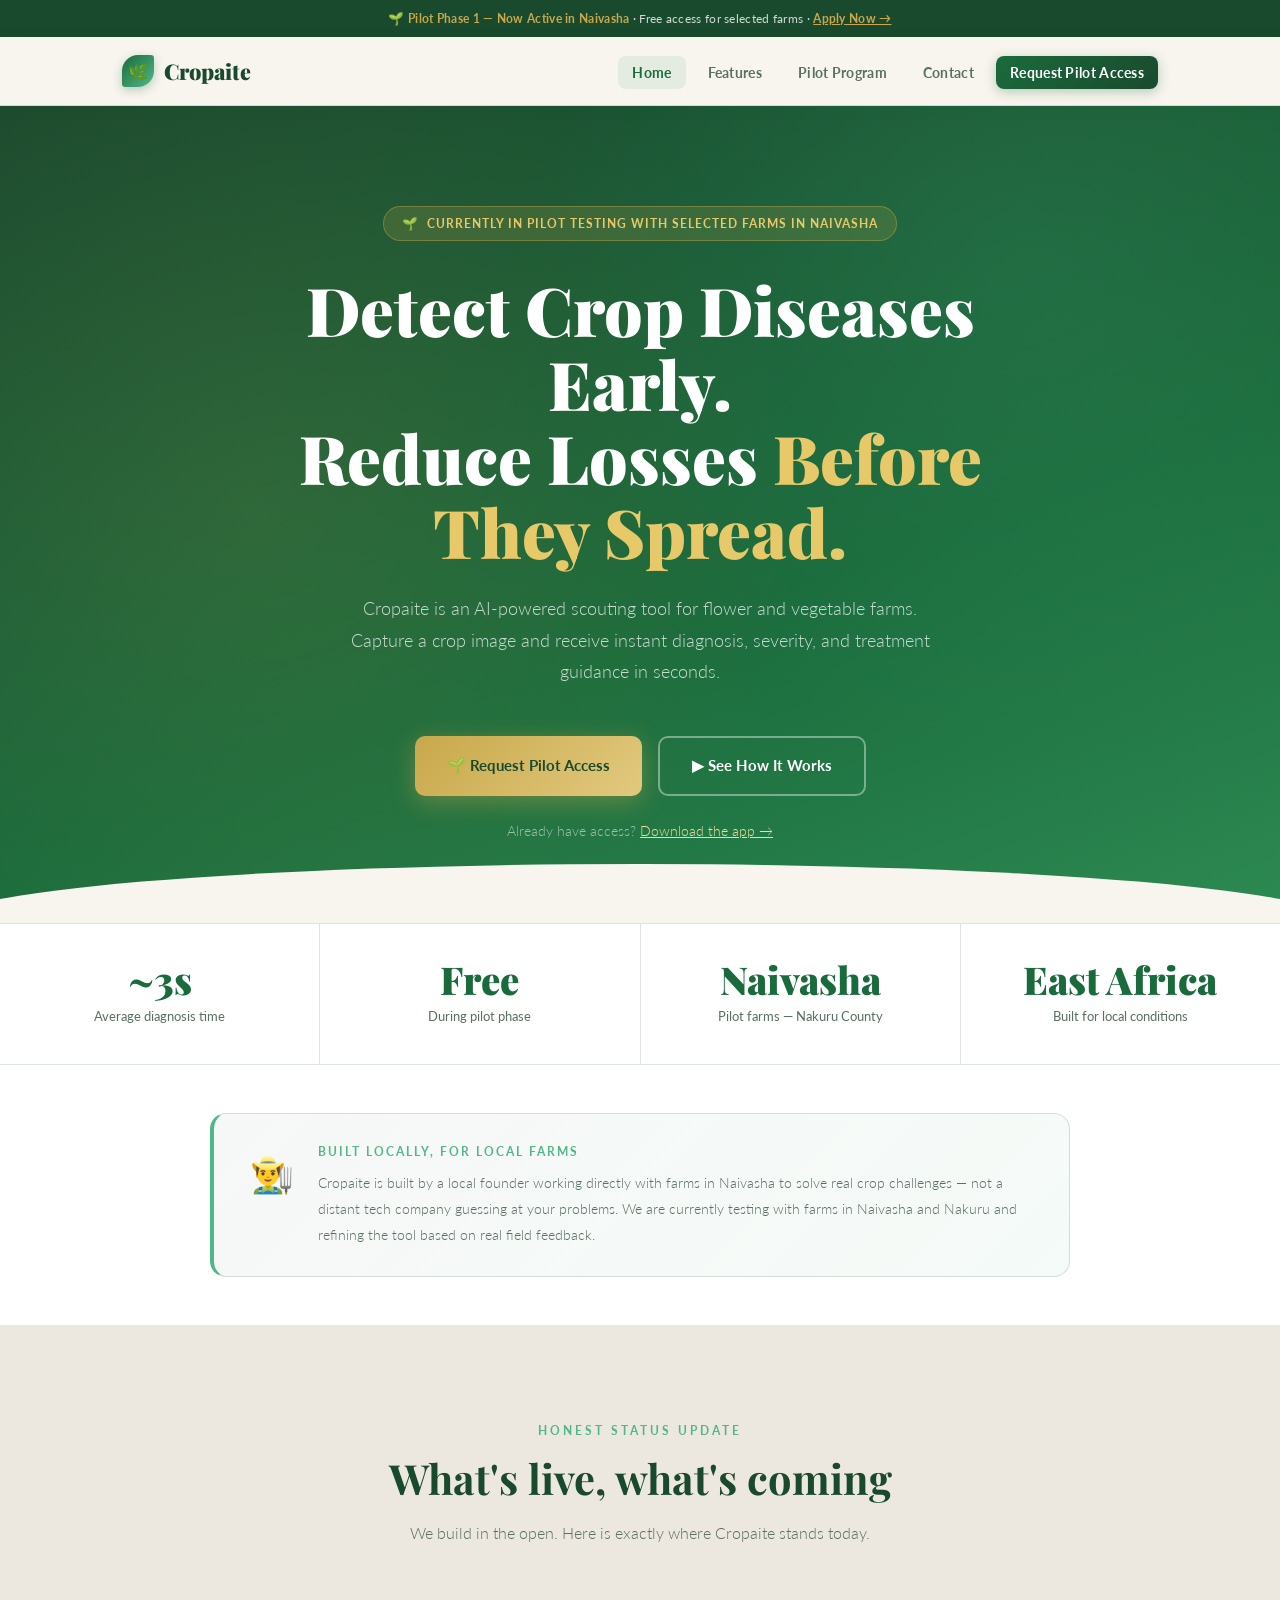
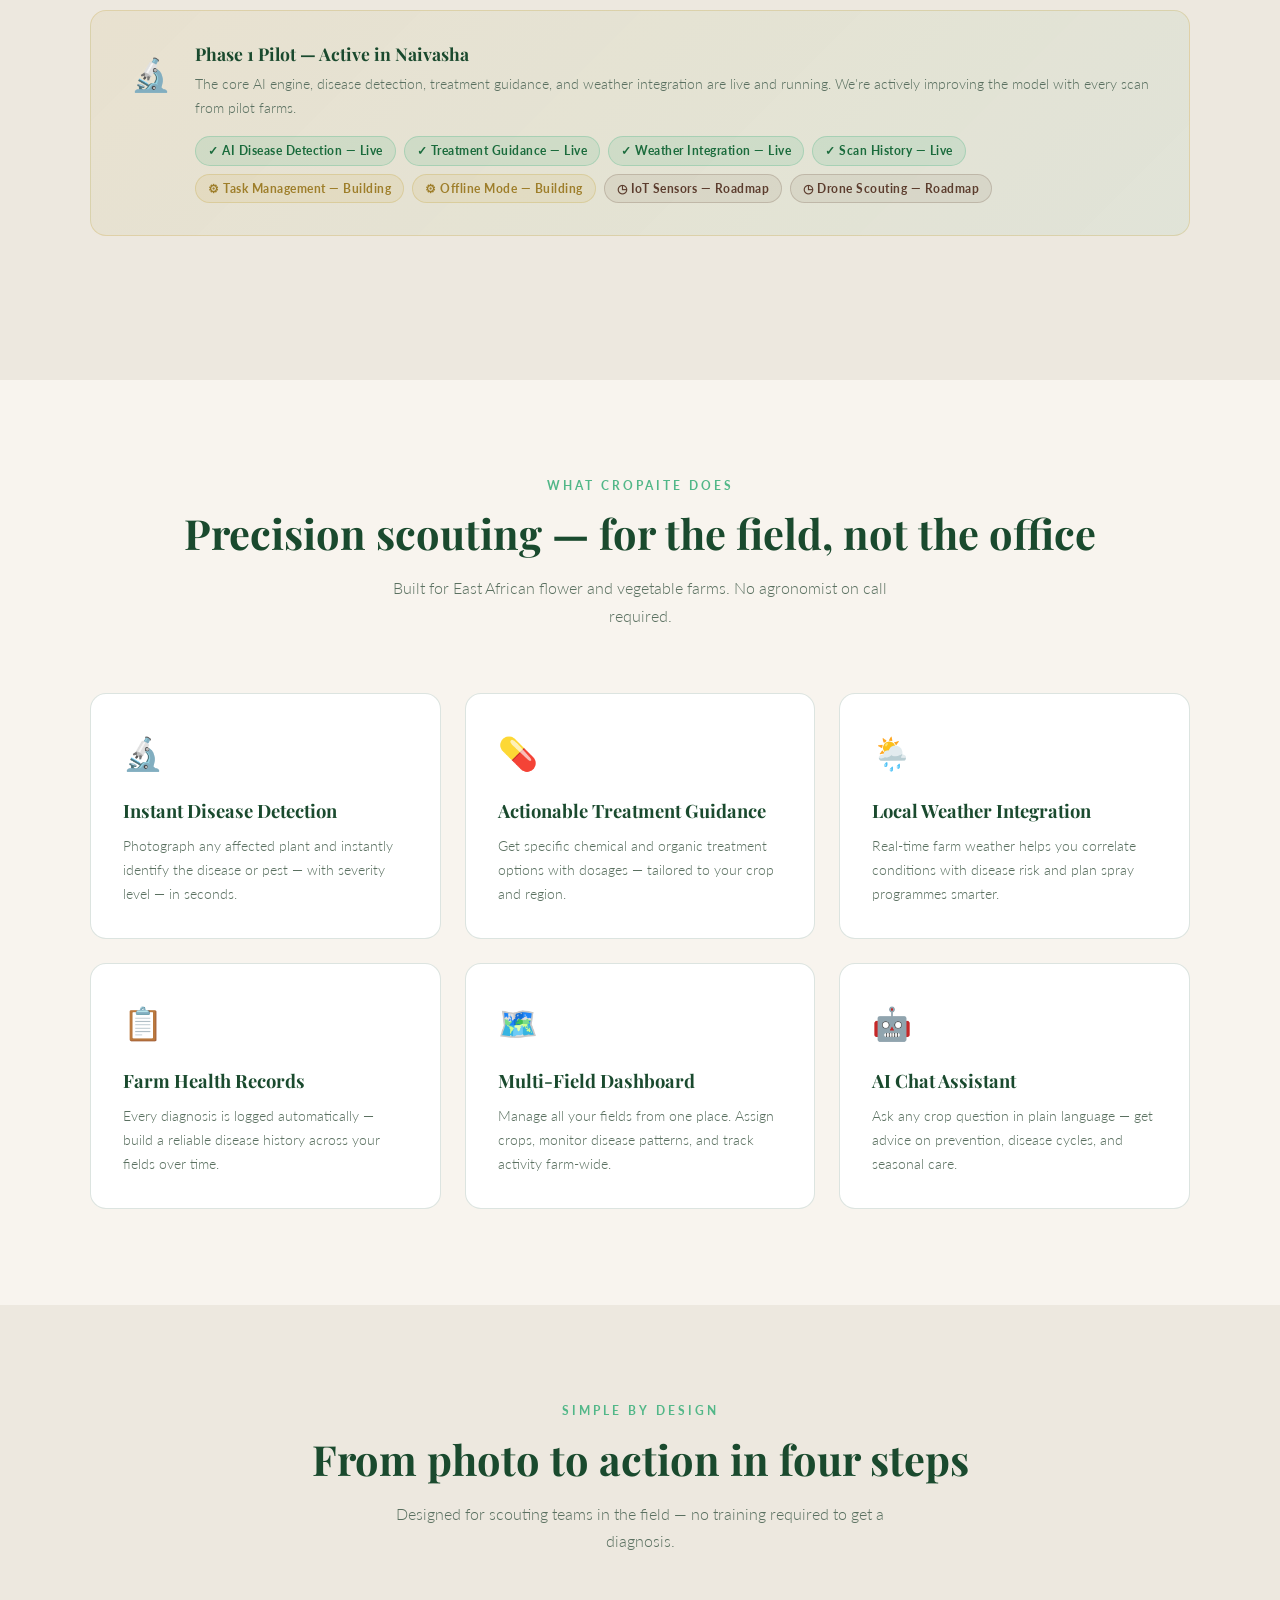
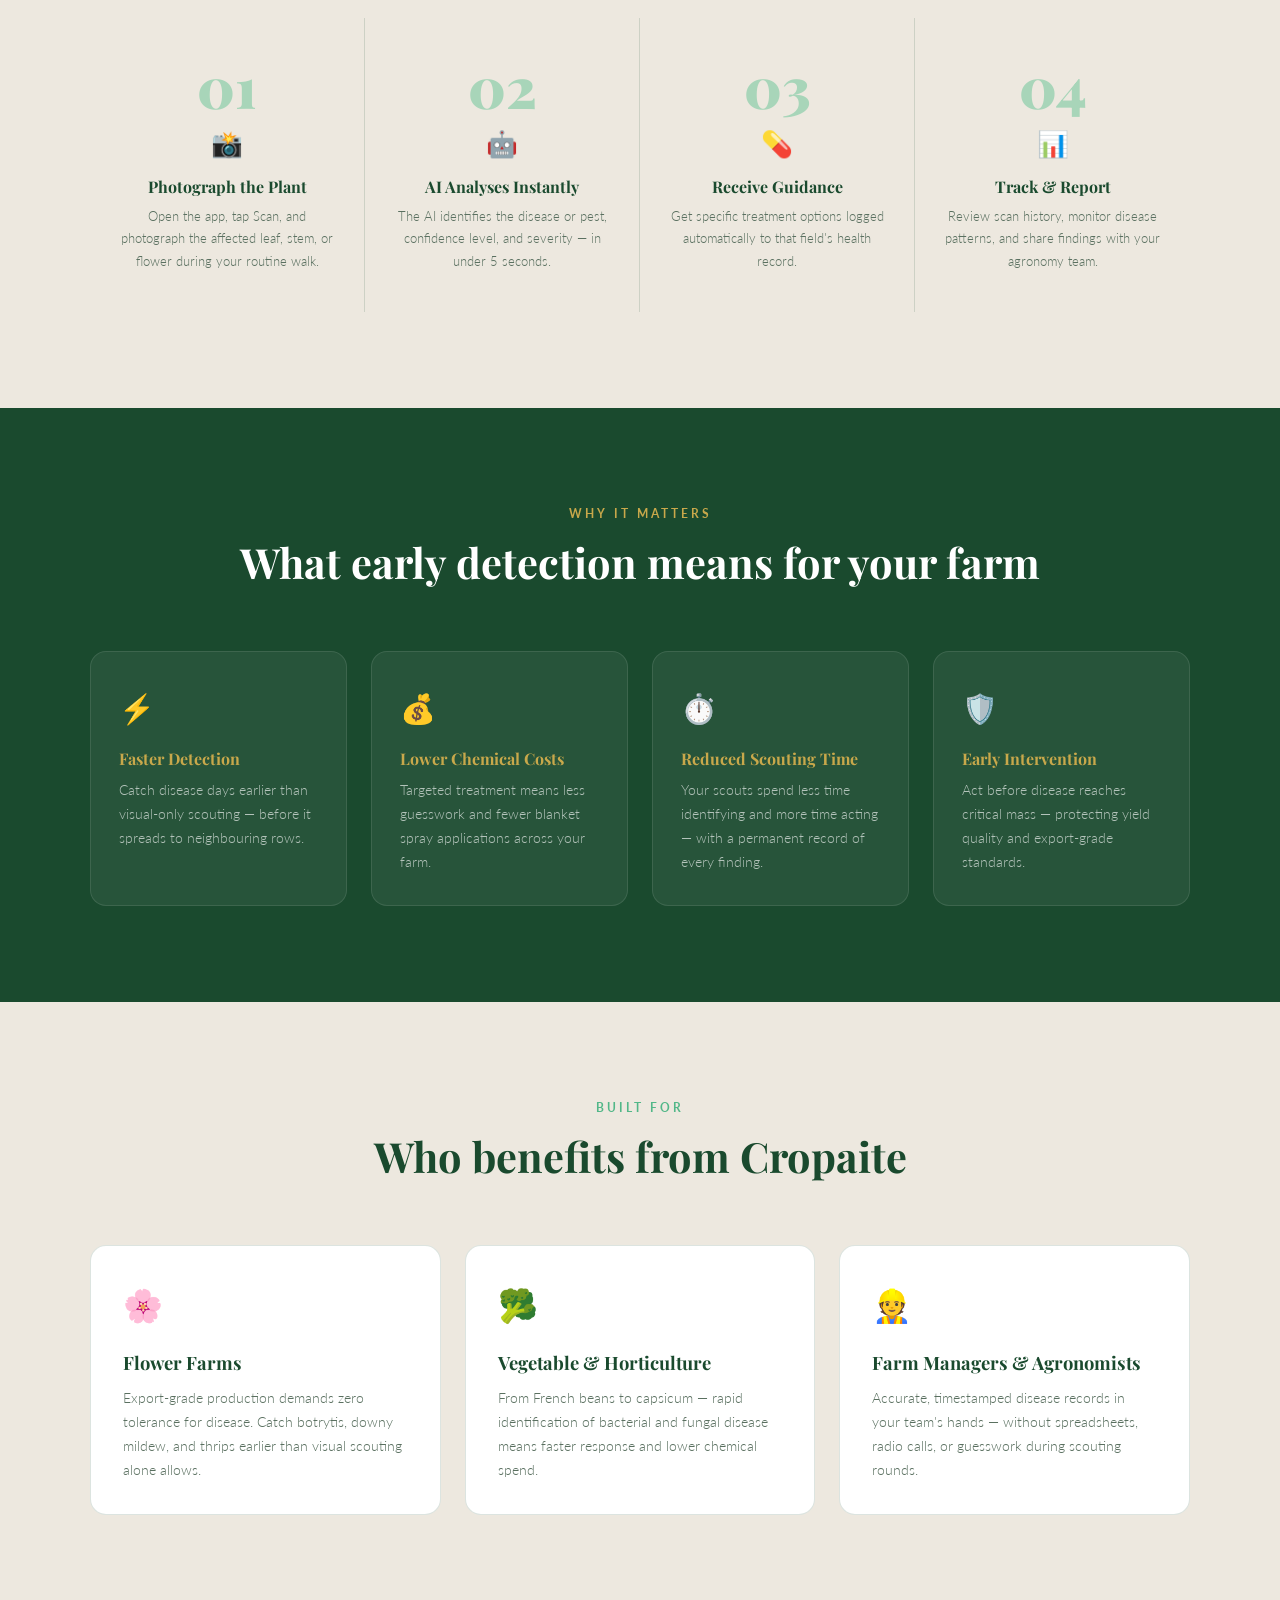
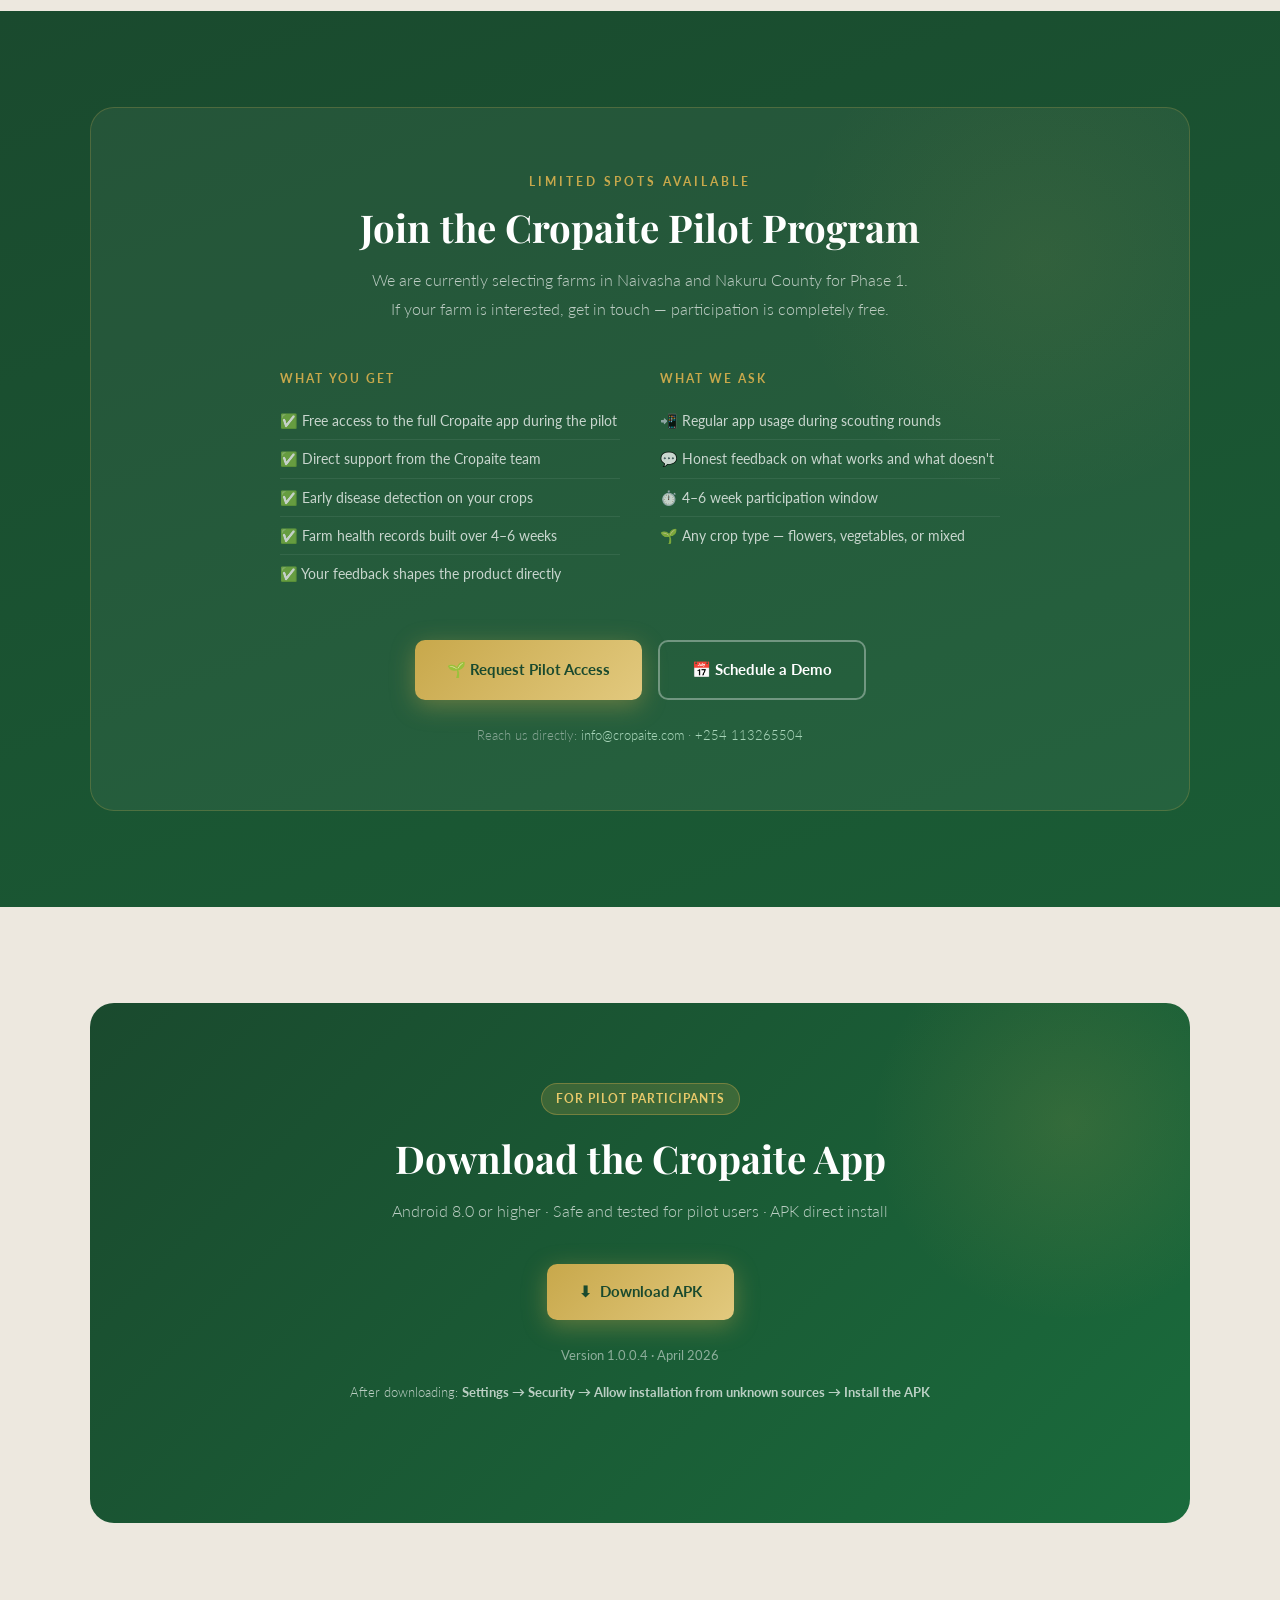
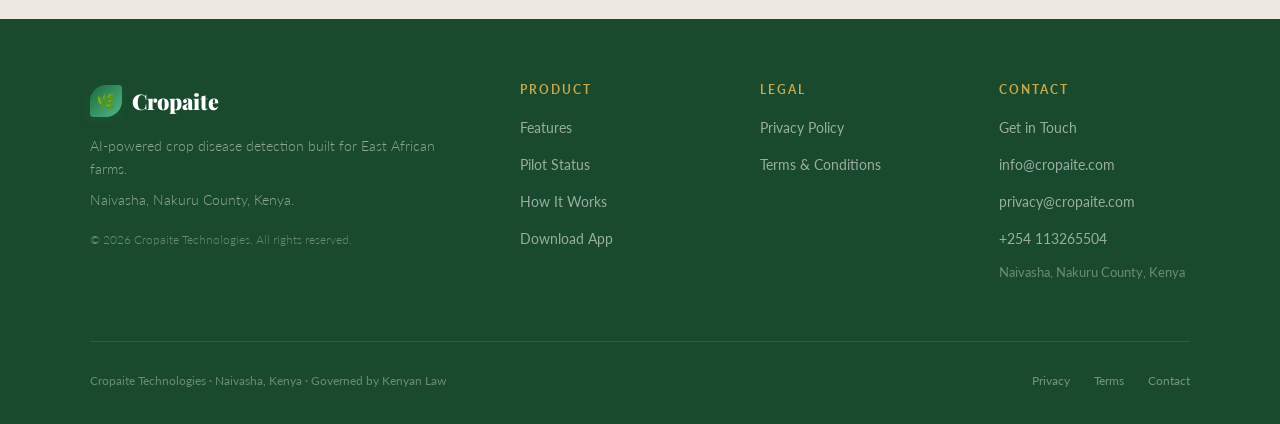
<file: index.html>
<!DOCTYPE html>
<html lang="en">
<head>
  <meta charset="UTF-8"/>
  <meta name="viewport" content="width=device-width, initial-scale=1.0"/>
  <meta name="description" content="Cropaite — AI-powered crop disease detection for flower and vegetable farms in East Africa. Detect pests and diseases instantly from a smartphone photo. Pilot testing in Naivasha, Kenya."/>
  <title>Cropaite — Detect Crop Disease Early. Protect Your Harvest.</title>
  <link rel="stylesheet" href="style.css"/>
  <link rel="icon" href="data:image/svg+xml,<svg xmlns='http://www.w3.org/2000/svg' viewBox='0 0 100 100'><text y='.9em' font-size='90'>🌿</text></svg>"/>
</head>
<body>

  <!-- TOPBAR -->
  <div class="topbar">
    <span>🌱 Pilot Phase 1 — Now Active in Naivasha</span> · Free access for selected farms · <a href="#pilot-program" style="color:var(--gold);text-decoration:underline;font-weight:700;">Apply Now →</a>
  </div>

  <!-- NAV -->
  <nav>
    <div class="nav-inner">
      <a href="index.html" class="nav-logo">
        <div class="nav-logo-leaf">🌿</div>
        Cropaite
      </a>
      <button class="hamburger" id="hamburger" aria-label="Menu">
        <span></span><span></span><span></span>
      </button>
      <ul class="nav-links" id="navLinks">
        <li><a href="index.html" class="active">Home</a></li>
        <li><a href="#features">Features</a></li>
        <li><a href="#pilot-program">Pilot Program</a></li>
        <li><a href="contact.html">Contact</a></li>
        <li><a href="#pilot-program" class="nav-cta">Request Pilot Access</a></li>
      </ul>
    </div>
  </nav>

  <!-- HERO -->
  <section class="hero">
    <div class="hero-inner">
      <div class="hero-pilot-badge">Currently in pilot testing with selected farms in Naivasha</div>
      <h1>Detect Crop Diseases Early.<br>Reduce Losses <em>Before They Spread.</em></h1>
      <p class="hero-sub">
        Cropaite is an AI-powered scouting tool for flower and vegetable farms.
        Capture a crop image and receive instant diagnosis, severity, and treatment guidance in seconds.
      </p>
      <div class="hero-actions">
        <a href="#pilot-program" class="btn btn-primary">
          🌱 Request Pilot Access
        </a>
        <a href="#how-it-works" class="btn btn-outline">
          ▶ See How It Works
        </a>
      </div>
      <p class="hero-secondary-cta">
        Already have access? <a href="#download" style="color:var(--gold-lt);text-decoration:underline;">Download the app →</a>
      </p>
    </div>
  </section>

  <!-- TRUST BAR -->
  <div class="stats-row">
    <div class="stat-item reveal">
      <span class="stat-num">~3s</span>
      <div class="stat-label">Average diagnosis time</div>
    </div>
    <div class="stat-item reveal">
      <span class="stat-num">Free</span>
      <div class="stat-label">During pilot phase</div>
    </div>
    <div class="stat-item reveal">
      <span class="stat-num">Naivasha</span>
      <div class="stat-label">Pilot farms — Nakuru County</div>
    </div>
    <div class="stat-item reveal">
      <span class="stat-num">East Africa</span>
      <div class="stat-label">Built for local conditions</div>
    </div>
  </div>

  <!-- FOUNDER CREDIBILITY -->
  <section class="section section-founder">
    <div class="section-inner">
      <div class="founder-banner reveal">
        <div class="founder-icon">👨‍🌾</div>
        <div class="founder-text">
          <p class="founder-label">Built Locally, For Local Farms</p>
          <p>Cropaite is built by a local founder working directly with farms in Naivasha to solve real crop challenges — not a distant tech company guessing at your problems. We are currently testing with farms in Naivasha and Nakuru and refining the tool based on real field feedback.</p>
        </div>
      </div>
    </div>
  </section>

  <!-- PILOT STATUS -->
  <section class="section section-alt" id="pilot-status">
    <div class="section-inner">
      <div class="section-header">
        <span class="section-label">Honest Status Update</span>
        <h2 class="section-title">What's live, what's coming</h2>
        <p class="section-desc">We build in the open. Here is exactly where Cropaite stands today.</p>
      </div>
      <div class="pilot-banner reveal">
        <div class="pilot-banner-icon">🔬</div>
        <div>
          <h3>Phase 1 Pilot — Active in Naivasha</h3>
          <p>
            The core AI engine, disease detection, treatment guidance, and weather integration are live and running.
            We're actively improving the model with every scan from pilot farms.
          </p>
          <div class="feature-status" style="margin-top:16px;">
            <span class="tag tag-live">✓ AI Disease Detection — Live</span>
            <span class="tag tag-live">✓ Treatment Guidance — Live</span>
            <span class="tag tag-live">✓ Weather Integration — Live</span>
            <span class="tag tag-live">✓ Scan History — Live</span>
            <span class="tag tag-building">⚙ Task Management — Building</span>
            <span class="tag tag-building">⚙ Offline Mode — Building</span>
            <span class="tag tag-roadmap">◷ IoT Sensors — Roadmap</span>
            <span class="tag tag-roadmap">◷ Drone Scouting — Roadmap</span>
          </div>
        </div>
      </div>
    </div>
  </section>

  <!-- FEATURES -->
  <section class="section" id="features">
    <div class="section-inner">
      <div class="section-header">
        <span class="section-label">What Cropaite Does</span>
        <h2 class="section-title">Precision scouting — for the field, not the office</h2>
        <p class="section-desc">Built for East African flower and vegetable farms. No agronomist on call required.</p>
      </div>
      <div class="card-grid">
        <div class="card reveal">
          <span class="card-icon">🔬</span>
          <h3>Instant Disease Detection</h3>
          <p>Photograph any affected plant and instantly identify the disease or pest — with severity level — in seconds.</p>
        </div>
        <div class="card reveal">
          <span class="card-icon">💊</span>
          <h3>Actionable Treatment Guidance</h3>
          <p>Get specific chemical and organic treatment options with dosages — tailored to your crop and region.</p>
        </div>
        <div class="card reveal">
          <span class="card-icon">🌦️</span>
          <h3>Local Weather Integration</h3>
          <p>Real-time farm weather helps you correlate conditions with disease risk and plan spray programmes smarter.</p>
        </div>
        <div class="card reveal">
          <span class="card-icon">📋</span>
          <h3>Farm Health Records</h3>
          <p>Every diagnosis is logged automatically — build a reliable disease history across your fields over time.</p>
        </div>
        <div class="card reveal">
          <span class="card-icon">🗺️</span>
          <h3>Multi-Field Dashboard</h3>
          <p>Manage all your fields from one place. Assign crops, monitor disease patterns, and track activity farm-wide.</p>
        </div>
        <div class="card reveal">
          <span class="card-icon">🤖</span>
          <h3>AI Chat Assistant</h3>
          <p>Ask any crop question in plain language — get advice on prevention, disease cycles, and seasonal care.</p>
        </div>
      </div>
    </div>
  </section>

  <!-- HOW IT WORKS -->
  <section class="section section-alt" id="how-it-works">
    <div class="section-inner">
      <div class="section-header">
        <span class="section-label">Simple by Design</span>
        <h2 class="section-title">From photo to action in four steps</h2>
        <p class="section-desc">Designed for scouting teams in the field — no training required to get a diagnosis.</p>
      </div>
      <div class="steps-row reveal">
        <div class="step-item">
          <span class="step-num">01</span>
          <span class="step-icon">📸</span>
          <h3>Photograph the Plant</h3>
          <p>Open the app, tap Scan, and photograph the affected leaf, stem, or flower during your routine walk.</p>
        </div>
        <div class="step-item">
          <span class="step-num">02</span>
          <span class="step-icon">🤖</span>
          <h3>AI Analyses Instantly</h3>
          <p>The AI identifies the disease or pest, confidence level, and severity — in under 5 seconds.</p>
        </div>
        <div class="step-item">
          <span class="step-num">03</span>
          <span class="step-icon">💊</span>
          <h3>Receive Guidance</h3>
          <p>Get specific treatment options logged automatically to that field's health record.</p>
        </div>
        <div class="step-item">
          <span class="step-num">04</span>
          <span class="step-icon">📊</span>
          <h3>Track &amp; Report</h3>
          <p>Review scan history, monitor disease patterns, and share findings with your agronomy team.</p>
        </div>
      </div>
    </div>
  </section>

  <!-- VALUE METRICS -->
  <section class="section section-metrics">
    <div class="section-inner">
      <div class="section-header">
        <span class="section-label">Why It Matters</span>
        <h2 class="section-title">What early detection means for your farm</h2>
      </div>
      <div class="metrics-grid">
        <div class="metric-card reveal">
          <span class="metric-icon">⚡</span>
          <h3>Faster Detection</h3>
          <p>Catch disease days earlier than visual-only scouting — before it spreads to neighbouring rows.</p>
        </div>
        <div class="metric-card reveal">
          <span class="metric-icon">💰</span>
          <h3>Lower Chemical Costs</h3>
          <p>Targeted treatment means less guesswork and fewer blanket spray applications across your farm.</p>
        </div>
        <div class="metric-card reveal">
          <span class="metric-icon">⏱️</span>
          <h3>Reduced Scouting Time</h3>
          <p>Your scouts spend less time identifying and more time acting — with a permanent record of every finding.</p>
        </div>
        <div class="metric-card reveal">
          <span class="metric-icon">🛡️</span>
          <h3>Early Intervention</h3>
          <p>Act before disease reaches critical mass — protecting yield quality and export-grade standards.</p>
        </div>
      </div>
    </div>
  </section>

  <!-- WHO IT'S FOR -->
  <section class="section section-alt">
    <div class="section-inner">
      <div class="section-header">
        <span class="section-label">Built For</span>
        <h2 class="section-title">Who benefits from Cropaite</h2>
      </div>
      <div class="card-grid">
        <div class="card reveal">
          <span class="card-icon">🌸</span>
          <h3>Flower Farms</h3>
          <p>Export-grade production demands zero tolerance for disease. Catch botrytis, downy mildew, and thrips earlier than visual scouting alone allows.</p>
        </div>
        <div class="card reveal">
          <span class="card-icon">🥦</span>
          <h3>Vegetable &amp; Horticulture</h3>
          <p>From French beans to capsicum — rapid identification of bacterial and fungal disease means faster response and lower chemical spend.</p>
        </div>
        <div class="card reveal">
          <span class="card-icon">👷</span>
          <h3>Farm Managers &amp; Agronomists</h3>
          <p>Accurate, timestamped disease records in your team's hands — without spreadsheets, radio calls, or guesswork during scouting rounds.</p>
        </div>
      </div>
    </div>
  </section>

  <!-- PILOT PROGRAM CTA -->
  <section class="section section-pilot-program" id="pilot-program">
    <div class="section-inner">
      <div class="pilot-program-box reveal">
        <div class="pilot-program-header">
          <span class="section-label" style="color:var(--gold);">Limited Spots Available</span>
          <h2>Join the Cropaite Pilot Program</h2>
          <p>We are currently selecting farms in Naivasha and Nakuru County for Phase 1. If your farm is interested, get in touch — participation is completely free.</p>
        </div>
        <div class="pilot-two-col">
          <div class="pilot-col">
            <h4>What You Get</h4>
            <ul class="pilot-list">
              <li>✅ Free access to the full Cropaite app during the pilot</li>
              <li>✅ Direct support from the Cropaite team</li>
              <li>✅ Early disease detection on your crops</li>
              <li>✅ Farm health records built over 4–6 weeks</li>
              <li>✅ Your feedback shapes the product directly</li>
            </ul>
          </div>
          <div class="pilot-col">
            <h4>What We Ask</h4>
            <ul class="pilot-list">
              <li>📲 Regular app usage during scouting rounds</li>
              <li>💬 Honest feedback on what works and what doesn't</li>
              <li>⏱️ 4–6 week participation window</li>
              <li>🌱 Any crop type — flowers, vegetables, or mixed</li>
            </ul>
          </div>
        </div>
        <div class="pilot-cta-row">
          <a href="contact.html" class="btn btn-gold">
            🌱 Request Pilot Access
          </a>
          <a href="contact.html" class="btn btn-outline-dark">
            📅 Schedule a Demo
          </a>
        </div>
        <p class="pilot-note">Reach us directly: <a href="mailto:info@cropaite.com">info@cropaite.com</a> · <a href="tel:+25411325504">+254 113265504</a></p>
      </div>
    </div>
  </section>

  <!-- DOWNLOAD (for existing pilot users) -->
  <section class="section section-alt" id="download">
    <div class="section-inner">
      <div class="cta-box reveal">
        <div class="cta-badge">For Pilot Participants</div>
        <h2>Download the Cropaite App</h2>
        <p>Android 8.0 or higher · Safe and tested for pilot users · APK direct install</p>
        <a href="https://pub-86bc99b6d141428aba7b6361d8ce5cc2.r2.dev/app-arm64-v8a-release.apk" 
          class="btn btn-primary"
          id="downloadBtn"
          download="Cropaite.apk">
          ⬇ &nbsp;Download APK
        </a>
        <div id="versionInfo" style="margin-top:24px; font-size:0.82rem; color:rgba(255,255,255,0.5); position:relative; z-index:1;"></div>
        <p class="download-instructions">
          After downloading: <strong>Settings → Security → Allow installation from unknown sources → Install the APK</strong>
        </p>
      </div>
    </div>
  </section>

  <!-- FOOTER -->
  <footer>
    <div class="footer-grid">
      <div class="footer-brand">
        <div class="nav-logo" style="color:white; margin-bottom:16px;">
          <div class="nav-logo-leaf">🌿</div>
          Cropaite
        </div>
        <p>AI-powered crop disease detection built for East African farms.</p>
        <p style="margin-top:8px;">Naivasha, Nakuru County, Kenya.</p>
        <p style="margin-top:16px; font-size:0.78rem; color:rgba(255,255,255,0.35);">© 2026 Cropaite Technologies. All rights reserved.</p>
      </div>
      <div class="footer-col">
        <h4>Product</h4>
        <ul>
          <li><a href="#features">Features</a></li>
          <li><a href="#pilot-status">Pilot Status</a></li>
          <li><a href="#how-it-works">How It Works</a></li>
          <li><a href="#download">Download App</a></li>
        </ul>
      </div>
      <div class="footer-col">
        <h4>Legal</h4>
        <ul>
          <li><a href="privacy.html">Privacy Policy</a></li>
          <li><a href="terms.html">Terms &amp; Conditions</a></li>
        </ul>
      </div>
      <div class="footer-col">
        <h4>Contact</h4>
        <ul>
          <li><a href="contact.html">Get in Touch</a></li>
          <li><a href="mailto:info@cropaite.com">info@cropaite.com</a></li>
          <li><a href="mailto:privacy@cropaite.com">privacy@cropaite.com</a></li>
          <li><a href="tel:+254113265504">+254 113265504</a></li>
          <li style="margin-top:8px; font-size:0.8rem; color:rgba(255,255,255,0.35);">Naivasha, Nakuru County, Kenya</li>
        </ul>
      </div>
    </div>
    <div class="footer-bottom">
      <div class="footer-copy">Cropaite Technologies · Naivasha, Kenya · Governed by Kenyan Law</div>
      <div class="footer-legal">
        <a href="privacy.html">Privacy</a>
        <a href="terms.html">Terms</a>
        <a href="contact.html">Contact</a>
      </div>
    </div>
  </footer>

  <!-- UPDATE MODAL -->
  <div id="updateModal" style="
    display:none; position:fixed; inset:0; z-index:9999;
    background:rgba(26,74,46,0.8); backdrop-filter:blur(8px);
    align-items:center; justify-content:center; padding:24px;
  ">
    <div style="
      background:#F8F4EE; border-radius:20px; padding:40px;
      max-width:420px; width:100%; text-align:center;
      box-shadow:0 24px 80px rgba(0,0,0,0.3);
    ">
      <div style="font-size:2.5rem; margin-bottom:16px;">🚀</div>
      <h3 style="font-family:'Playfair Display',serif; color:#1A4A2E; margin-bottom:10px;">New Version Available</h3>
      <p id="modalNotes" style="font-size:0.9rem; margin-bottom:8px;"></p>
      <p id="modalVersion" style="font-size:0.8rem; color:#C8A84B; font-weight:700; margin-bottom:28px;"></p>
      <div style="display:flex; gap:12px; justify-content:center; flex-wrap:wrap;">
        <button id="modalDownload" class="btn btn-green">⬇ Download Update</button>
        <button id="modalDismiss" style="
          background:transparent; border:1.5px solid #C2B99A;
          color:#5A7060; font-family:'Lato',sans-serif; font-weight:700;
          padding:14px 24px; border-radius:10px; cursor:pointer; font-size:0.9rem;
        ">Later</button>
      </div>
    </div>
  </div>

  <script>
    // ── HAMBURGER ──
    const hamburger = document.getElementById('hamburger');
    const navLinks  = document.getElementById('navLinks');
    hamburger.addEventListener('click', () => navLinks.classList.toggle('open'));
    document.querySelectorAll('.nav-links a').forEach(a => {
      a.addEventListener('click', () => navLinks.classList.remove('open'));
    });

    // ── SCROLL REVEAL ──
    const observer = new IntersectionObserver((entries) => {
      entries.forEach(e => {
        if (e.isIntersecting) {
          e.target.classList.add('visible');
          observer.unobserve(e.target);
        }
      });
    }, { threshold: 0.12 });
    document.querySelectorAll('.reveal').forEach(el => observer.observe(el));

    // ── VERSION CHECK & UPDATE MODAL ──
    async function checkVersion() {
      try {
        const res  = await fetch('./version.json?t=' + Date.now());
        if (!res.ok) return;
        const data = await res.json();
        const dlBtn = document.getElementById('downloadBtn');
        if (dlBtn) dlBtn.href = data.apk_url || 'cropaite.apk';
        const vInfo = document.getElementById('versionInfo');
        if (vInfo) vInfo.textContent = 'Version ' + data.version + ' · ' + (data.release_date || '');
        const seen = localStorage.getItem('cropaite_seen_version');
        if (seen && seen !== data.version) showUpdateModal(data);
        else if (!seen) localStorage.setItem('cropaite_seen_version', data.version);
      } catch(e) { /* silent fail */ }
    }

    function showUpdateModal(data) {
      const modal = document.getElementById('updateModal');
      modal.style.display = 'flex';
      document.getElementById('modalNotes').textContent   = data.release_notes || 'A new version is available.';
      document.getElementById('modalVersion').textContent = 'Version ' + data.version + ' · ' + (data.release_date || '');
      document.getElementById('modalDownload').onclick = () => {
        localStorage.setItem('cropaite_seen_version', data.version);
        window.location.href = data.apk_url || 'cropaite.apk';
        modal.style.display = 'none';
      };
      document.getElementById('modalDismiss').onclick = () => {
        localStorage.setItem('cropaite_seen_version', data.version);
        modal.style.display = 'none';
      };
    }

    checkVersion();
  </script>
</body>
</html>
</file>
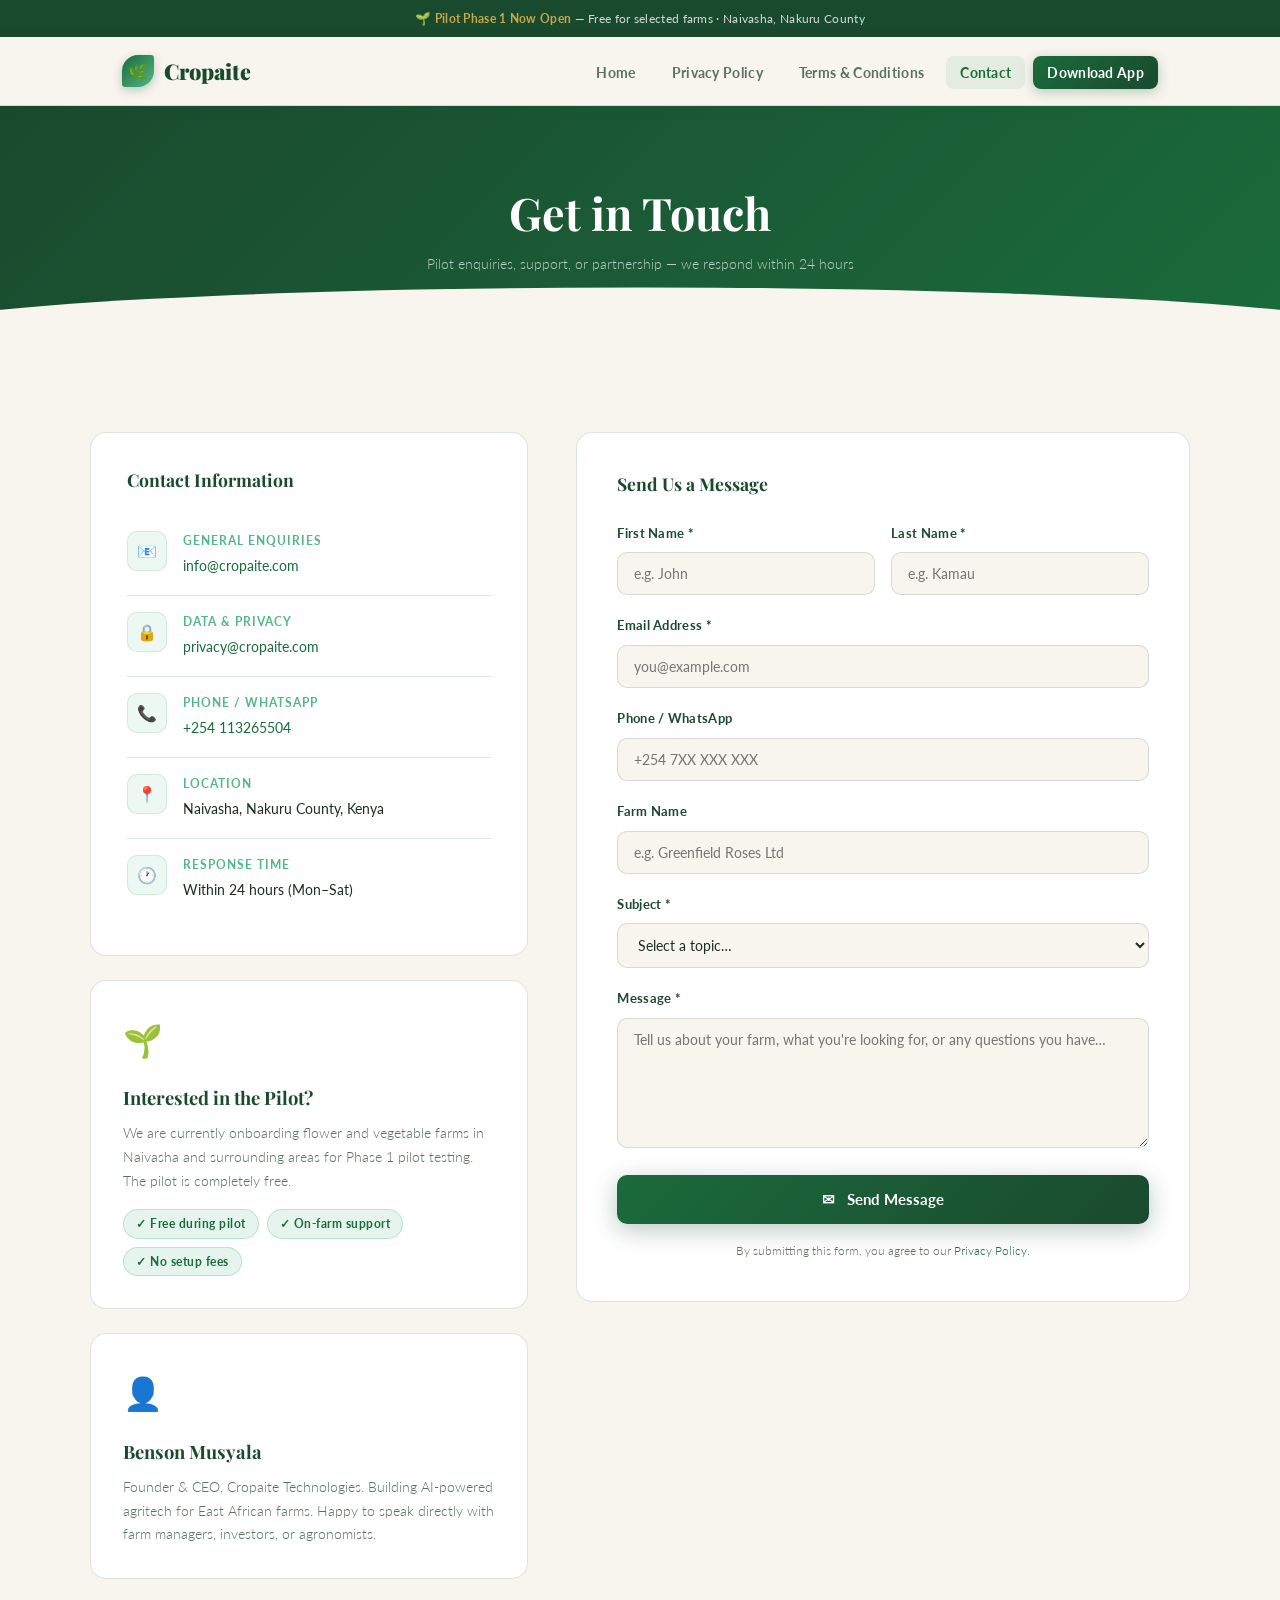
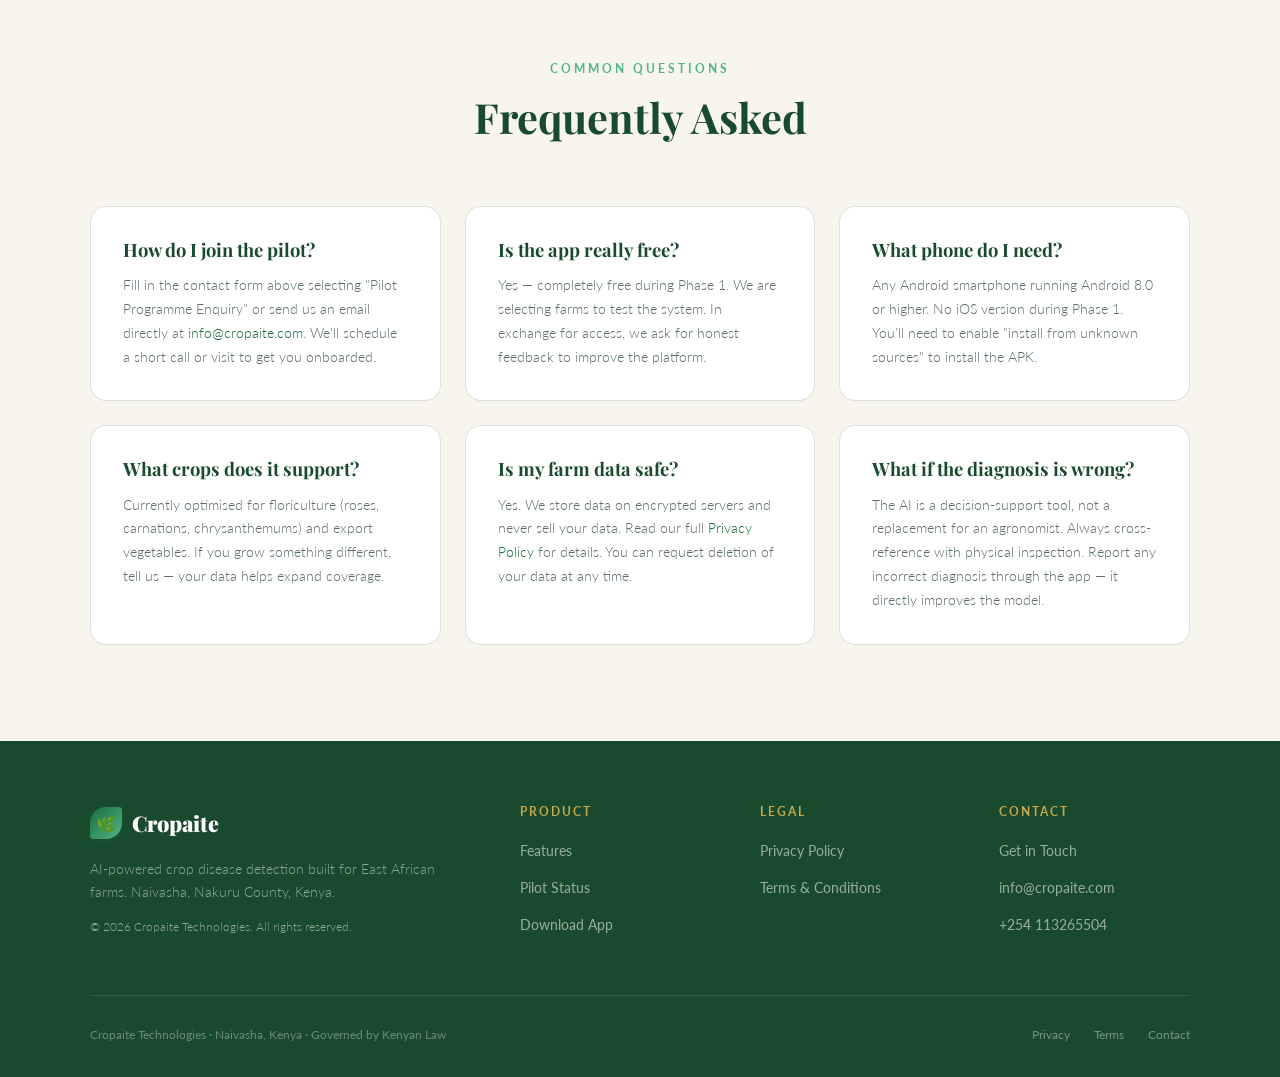
<file: contact.html>
<!DOCTYPE html>
<html lang="en">
<head>
  <meta charset="UTF-8"/>
  <meta name="viewport" content="width=device-width, initial-scale=1.0"/>
  <meta name="description" content="Contact Cropaite Technologies — reach our team for pilot programme enquiries, support, or partnership opportunities."/>
  <title>Contact — Cropaite Technologies</title>
  <link rel="stylesheet" href="style.css"/>
  <link rel="icon" href="data:image/svg+xml,<svg xmlns='http://www.w3.org/2000/svg' viewBox='0 0 100 100'><text y='.9em' font-size='90'>🌿</text></svg>"/>
</head>
<body>

  <!-- TOPBAR -->
  <div class="topbar">
    <span>🌱 Pilot Phase 1 Now Open</span> — Free for selected farms · Naivasha, Nakuru County
  </div>

  <!-- NAV -->
  <nav>
    <div class="nav-inner">
      <a href="index.html" class="nav-logo">
        <div class="nav-logo-leaf">🌿</div>
        Cropaite
      </a>
      <button class="hamburger" id="hamburger" aria-label="Menu">
        <span></span><span></span><span></span>
      </button>
      <ul class="nav-links" id="navLinks">
        <li><a href="index.html">Home</a></li>
        <li><a href="privacy.html">Privacy Policy</a></li>
        <li><a href="terms.html">Terms &amp; Conditions</a></li>
        <li><a href="contact.html" class="active">Contact</a></li>
        <li><a href="index.html#download" class="nav-cta">Download App</a></li>
      </ul>
    </div>
  </nav>

  <!-- HERO -->
  <div class="legal-hero">
    <h1>Get in Touch</h1>
    <p>Pilot enquiries, support, or partnership — we respond within 24 hours</p>
  </div>

  <!-- CONTACT BODY -->
  <section class="section">
    <div class="section-inner">
      <div class="contact-grid">

        <!-- Left: Info -->
        <div>
          <div class="contact-info-card reveal">
            <h3>Contact Information</h3>

            <div class="contact-row">
              <div class="contact-icon">📧</div>
              <div>
                <div class="contact-row-label">General Enquiries</div>
                <div class="contact-row-value"><a href="benson:info@cropaite.com">info@cropaite.com</a></div>
              </div>
            </div>
            <div class="contact-row">
              <div class="contact-icon">🔒</div>
              <div>
                <div class="contact-row-label">Data & Privacy</div>
                <div class="contact-row-value"><a href="mailto:privacy@cropaite.com">privacy@cropaite.com</a></div>
              </div>
            </div>
            <div class="contact-row">
              <div class="contact-icon">📞</div>
              <div>
                <div class="contact-row-label">Phone / WhatsApp</div>
                <div class="contact-row-value"><a href="tel:+254113265504">+254 113265504</a></div>
              </div>
            </div>
            <div class="contact-row">
              <div class="contact-icon">📍</div>
              <div>
                <div class="contact-row-label">Location</div>
                <div class="contact-row-value">Naivasha, Nakuru County, Kenya</div>
              </div>
            </div>
            <div class="contact-row">
              <div class="contact-icon">🕐</div>
              <div>
                <div class="contact-row-label">Response Time</div>
                <div class="contact-row-value">Within 24 hours (Mon–Sat)</div>
              </div>
            </div>
          </div>

          <!-- Pilot card -->
          <div class="card reveal" style="margin-top:24px;">
            <span class="card-icon">🌱</span>
            <h3>Interested in the Pilot?</h3>
            <p style="margin-bottom:16px;">We are currently onboarding flower and vegetable farms in Naivasha and surrounding areas for Phase 1 pilot testing. The pilot is completely free.</p>
            <div class="feature-status">
              <span class="tag tag-live">✓ Free during pilot</span>
              <span class="tag tag-live">✓ On-farm support</span>
              <span class="tag tag-live">✓ No setup fees</span>
            </div>
          </div>

          <!-- Founder card -->
          <div class="card reveal" style="margin-top:24px;">
            <span class="card-icon">👤</span>
            <h3>Benson Musyala</h3>
            <p>Founder &amp; CEO, Cropaite Technologies. Building AI-powered agritech for East African farms. Happy to speak directly with farm managers, investors, or agronomists.</p>
          </div>
        </div>

        <!-- Right: Form -->
        <div class="contact-form-card reveal">
          <h3>Send Us a Message</h3>

          <div id="contactForm">
            <div class="form-row">
              <div class="form-group">
                <label class="form-label" for="firstName">First Name *</label>
                <input class="form-input" type="text" id="firstName" placeholder="e.g. John" required/>
              </div>
              <div class="form-group">
                <label class="form-label" for="lastName">Last Name *</label>
                <input class="form-input" type="text" id="lastName" placeholder="e.g. Kamau" required/>
              </div>
            </div>

            <div class="form-group">
              <label class="form-label" for="email">Email Address *</label>
              <input class="form-input" type="email" id="email" placeholder="you@example.com" required/>
            </div>

            <div class="form-group">
              <label class="form-label" for="phone">Phone / WhatsApp</label>
              <input class="form-input" type="tel" id="phone" placeholder="+254 7XX XXX XXX"/>
            </div>

            <div class="form-group">
              <label class="form-label" for="farmName">Farm Name</label>
              <input class="form-input" type="text" id="farmName" placeholder="e.g. Greenfield Roses Ltd"/>
            </div>

            <div class="form-group">
              <label class="form-label" for="subject">Subject *</label>
              <select class="form-select" id="subject" required>
                <option value="" disabled selected>Select a topic…</option>
                <option value="pilot">Pilot Programme Enquiry</option>
                <option value="demo">Request a Demo</option>
                <option value="support">Technical Support</option>
                <option value="privacy">Privacy / Data Request</option>
                <option value="investor">Investor / Partnership</option>
                <option value="other">Other</option>
              </select>
            </div>

            <div class="form-group">
              <label class="form-label" for="message">Message *</label>
              <textarea class="form-textarea" id="message" placeholder="Tell us about your farm, what you're looking for, or any questions you have…" required></textarea>
            </div>

            <button class="btn btn-green" onclick="submitForm()" style="width:100%; justify-content:center;">
              ✉ &nbsp; Send Message
            </button>

            <div class="form-success" id="formSuccess">
              ✅ &nbsp; Thank you! We've received your message and will get back to you within 24 hours.
            </div>

            <p style="margin-top:16px; font-size:0.78rem; color:var(--muted); text-align:center;">
              By submitting this form, you agree to our <a href="privacy.html">Privacy Policy</a>.
            </p>
          </div>
        </div>

      </div>

      <!-- FAQ strip -->
      <div style="margin-top:80px;">
        <div class="section-header">
          <span class="section-label">Common Questions</span>
          <h2 class="section-title">Frequently Asked</h2>
        </div>
        <div class="card-grid">
          <div class="card reveal">
            <h3>How do I join the pilot?</h3>
            <p>Fill in the contact form above selecting "Pilot Programme Enquiry" or send us an email directly at <a href="mailto:info@cropaite.com">info@cropaite.com</a>. We'll schedule a short call or visit to get you onboarded.</p>
          </div>
          <div class="card reveal">
            <h3>Is the app really free?</h3>
            <p>Yes — completely free during Phase 1. We are selecting farms to test the system. In exchange for access, we ask for honest feedback to improve the platform.</p>
          </div>
          <div class="card reveal">
            <h3>What phone do I need?</h3>
            <p>Any Android smartphone running Android 8.0 or higher. No iOS version during Phase 1. You'll need to enable "install from unknown sources" to install the APK.</p>
          </div>
          <div class="card reveal">
            <h3>What crops does it support?</h3>
            <p>Currently optimised for floriculture (roses, carnations, chrysanthemums) and export vegetables. If you grow something different, tell us — your data helps expand coverage.</p>
          </div>
          <div class="card reveal">
            <h3>Is my farm data safe?</h3>
            <p>Yes. We store data on encrypted servers and never sell your data. Read our full <a href="privacy.html">Privacy Policy</a> for details. You can request deletion of your data at any time.</p>
          </div>
          <div class="card reveal">
            <h3>What if the diagnosis is wrong?</h3>
            <p>The AI is a decision-support tool, not a replacement for an agronomist. Always cross-reference with physical inspection. Report any incorrect diagnosis through the app — it directly improves the model.</p>
          </div>
        </div>
      </div>

    </div>
  </section>

  <!-- FOOTER -->
  <footer>
    <div class="footer-grid">
      <div class="footer-brand">
        <div class="nav-logo" style="color:white; margin-bottom:16px;">
          <div class="nav-logo-leaf">🌿</div>
          Cropaite
        </div>
        <p>AI-powered crop disease detection built for East African farms. Naivasha, Nakuru County, Kenya.</p>
        <p style="margin-top:12px; font-size:0.78rem;">© 2026 Cropaite Technologies. All rights reserved.</p>
      </div>
      <div class="footer-col">
        <h4>Product</h4>
        <ul>
          <li><a href="index.html#features">Features</a></li>
          <li><a href="index.html#pilot">Pilot Status</a></li>
          <li><a href="index.html#download">Download App</a></li>
        </ul>
      </div>
      <div class="footer-col">
        <h4>Legal</h4>
        <ul>
          <li><a href="privacy.html">Privacy Policy</a></li>
          <li><a href="terms.html">Terms &amp; Conditions</a></li>
        </ul>
      </div>
      <div class="footer-col">
        <h4>Contact</h4>
        <ul>
          <li><a href="contact.html">Get in Touch</a></li>
          <li><a href="mailto:info@cropaite.com">info@cropaite.com</a></li>
          <li><a href="tel:+254113265504">+254 113265504</a></li>
        </ul>
      </div>
    </div>
    <div class="footer-bottom">
      <div class="footer-copy">Cropaite Technologies · Naivasha, Kenya · Governed by Kenyan Law</div>
      <div class="footer-legal">
        <a href="privacy.html">Privacy</a>
        <a href="terms.html">Terms</a>
        <a href="contact.html">Contact</a>
      </div>
    </div>
  </footer>

  <script>
    // NAV
    const hamburger = document.getElementById('hamburger');
    const navLinks  = document.getElementById('navLinks');
    hamburger.addEventListener('click', () => navLinks.classList.toggle('open'));
    document.querySelectorAll('.nav-links a').forEach(a =>
      a.addEventListener('click', () => navLinks.classList.remove('open'))
    );

    // REVEAL
    const observer = new IntersectionObserver(entries =>
      entries.forEach(e => { if (e.isIntersecting) { e.target.classList.add('visible'); observer.unobserve(e.target); }}),
      { threshold: 0.1 }
    );
    document.querySelectorAll('.reveal').forEach(el => observer.observe(el));

    // FORM SUBMIT
    // NOTE: This uses mailto as a fallback. Replace with your backend API or Formspree endpoint.
    function submitForm() {
      const firstName = document.getElementById('firstName').value.trim();
      const lastName  = document.getElementById('lastName').value.trim();
      const email     = document.getElementById('email').value.trim();
      const phone     = document.getElementById('phone').value.trim();
      const farmName  = document.getElementById('farmName').value.trim();
      const subject   = document.getElementById('subject').value;
      const message   = document.getElementById('message').value.trim();

      if (!firstName || !lastName || !email || !subject || !message) {
        alert('Please fill in all required fields (marked with *).');
        return;
      }
      if (!/^[^\s@]+@[^\s@]+\.[^\s@]+$/.test(email)) {
        alert('Please enter a valid email address.');
        return;
      }
      // Option A: Open mail client (works without a backend)
      // Send via Formspree
    const formData = {
    firstName, lastName, email, phone, farmName, subject, message, 
  };
      fetch('https://formspree.io/f/mlgzwrvz', {
      method: 'POST',
      headers: { 'Content-Type': 'application/json' },
     body: JSON.stringify(formData)
 })
  .then(response => {
   if (response.ok) {
    document.getElementById('formSuccess').style.display = 'block';
    ['firstName','lastName','email','phone','farmName','message'].forEach(id => {
      document.getElementById(id).value = '';
    });
    document.getElementById('subject').selectedIndex = 0;
  } else {
    alert('Something went wrong. Please try again.');
  }
})
.catch(() => alert('Network error. Please try again.'));
    }
  </script>
</body>
</html>
</file>
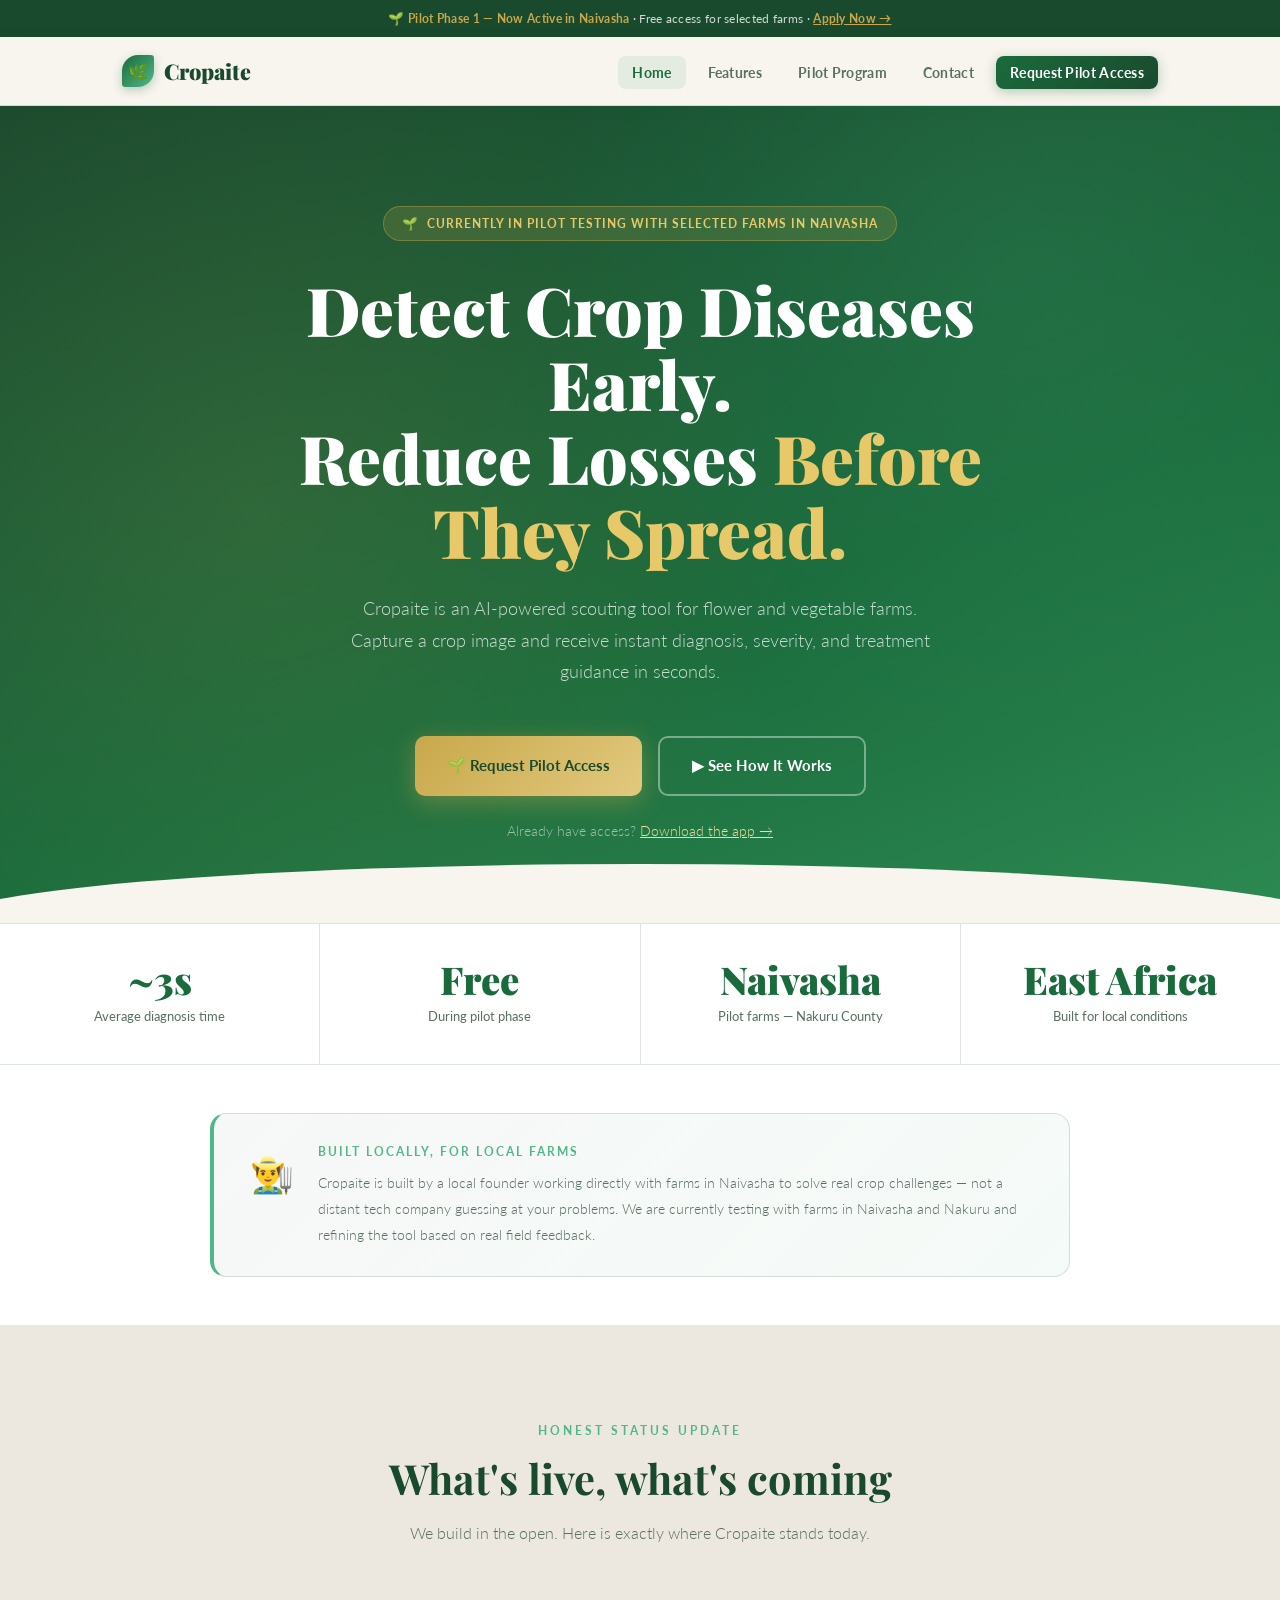
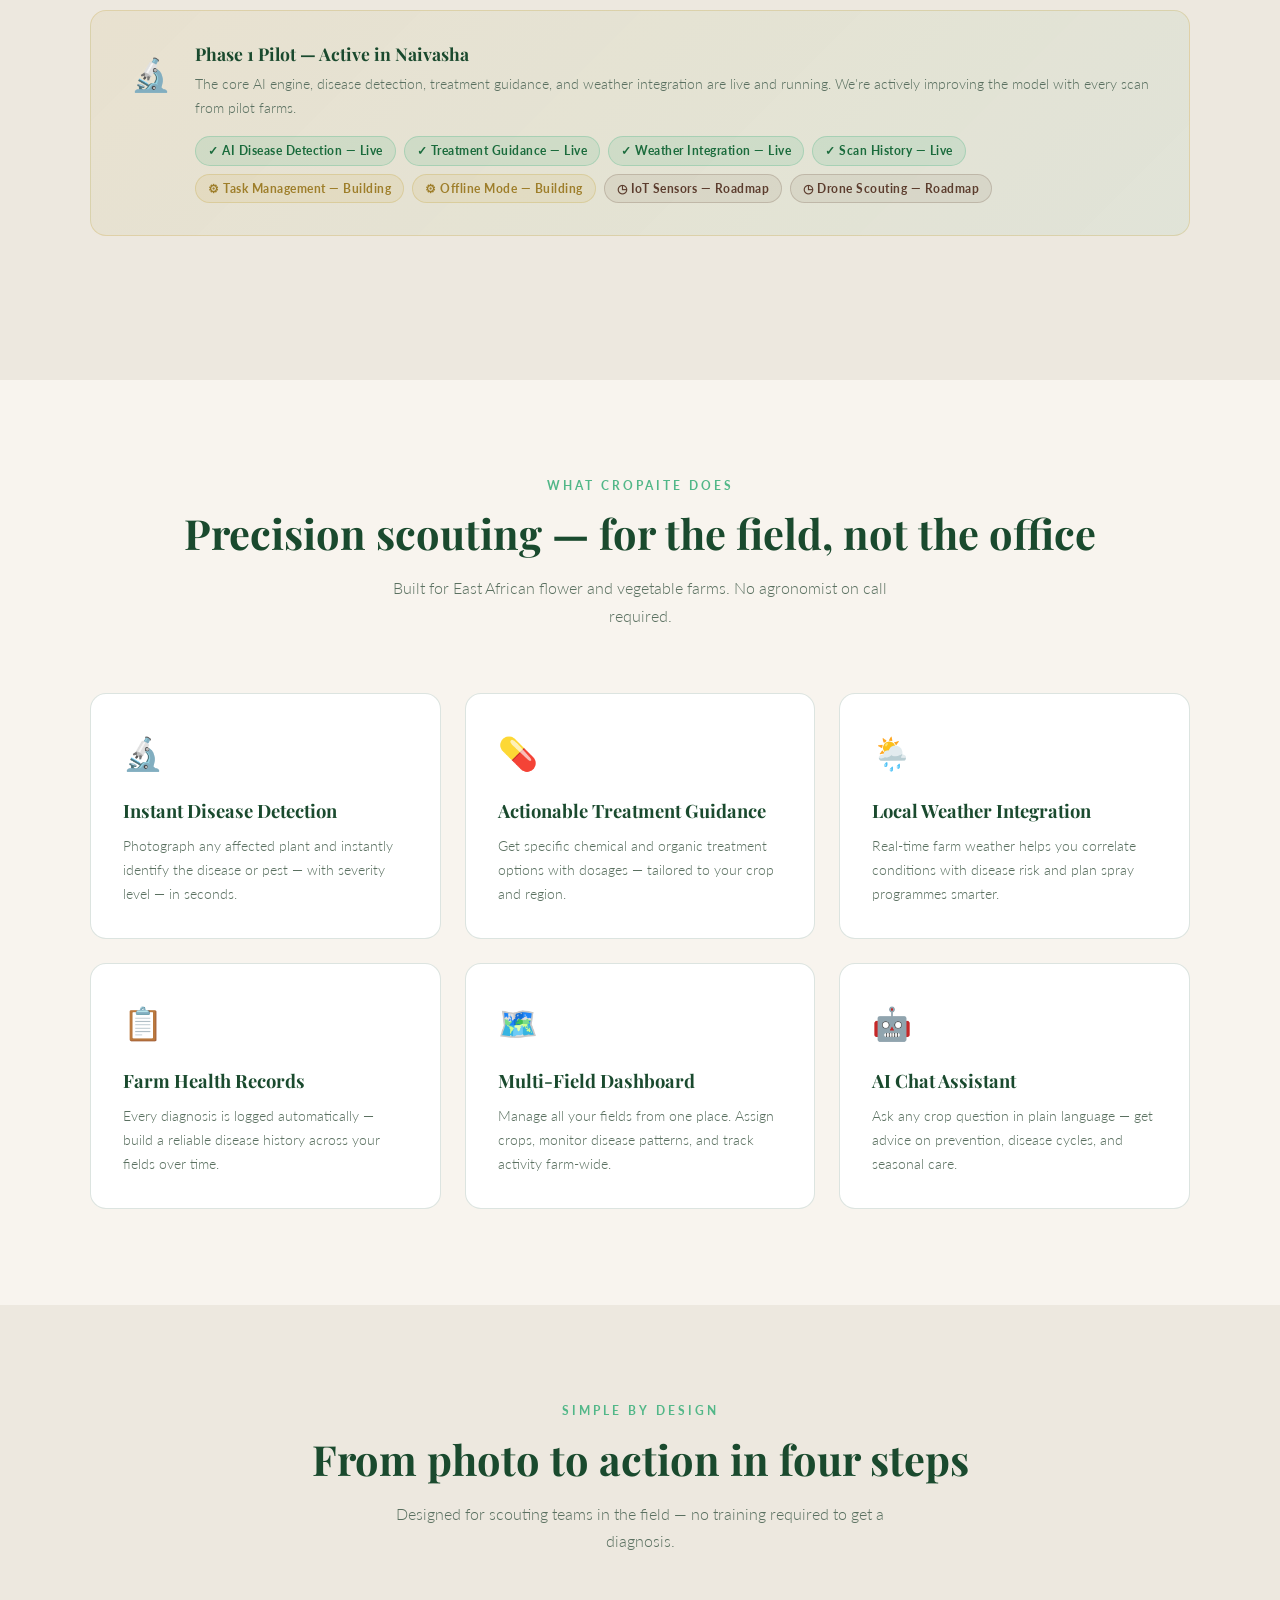
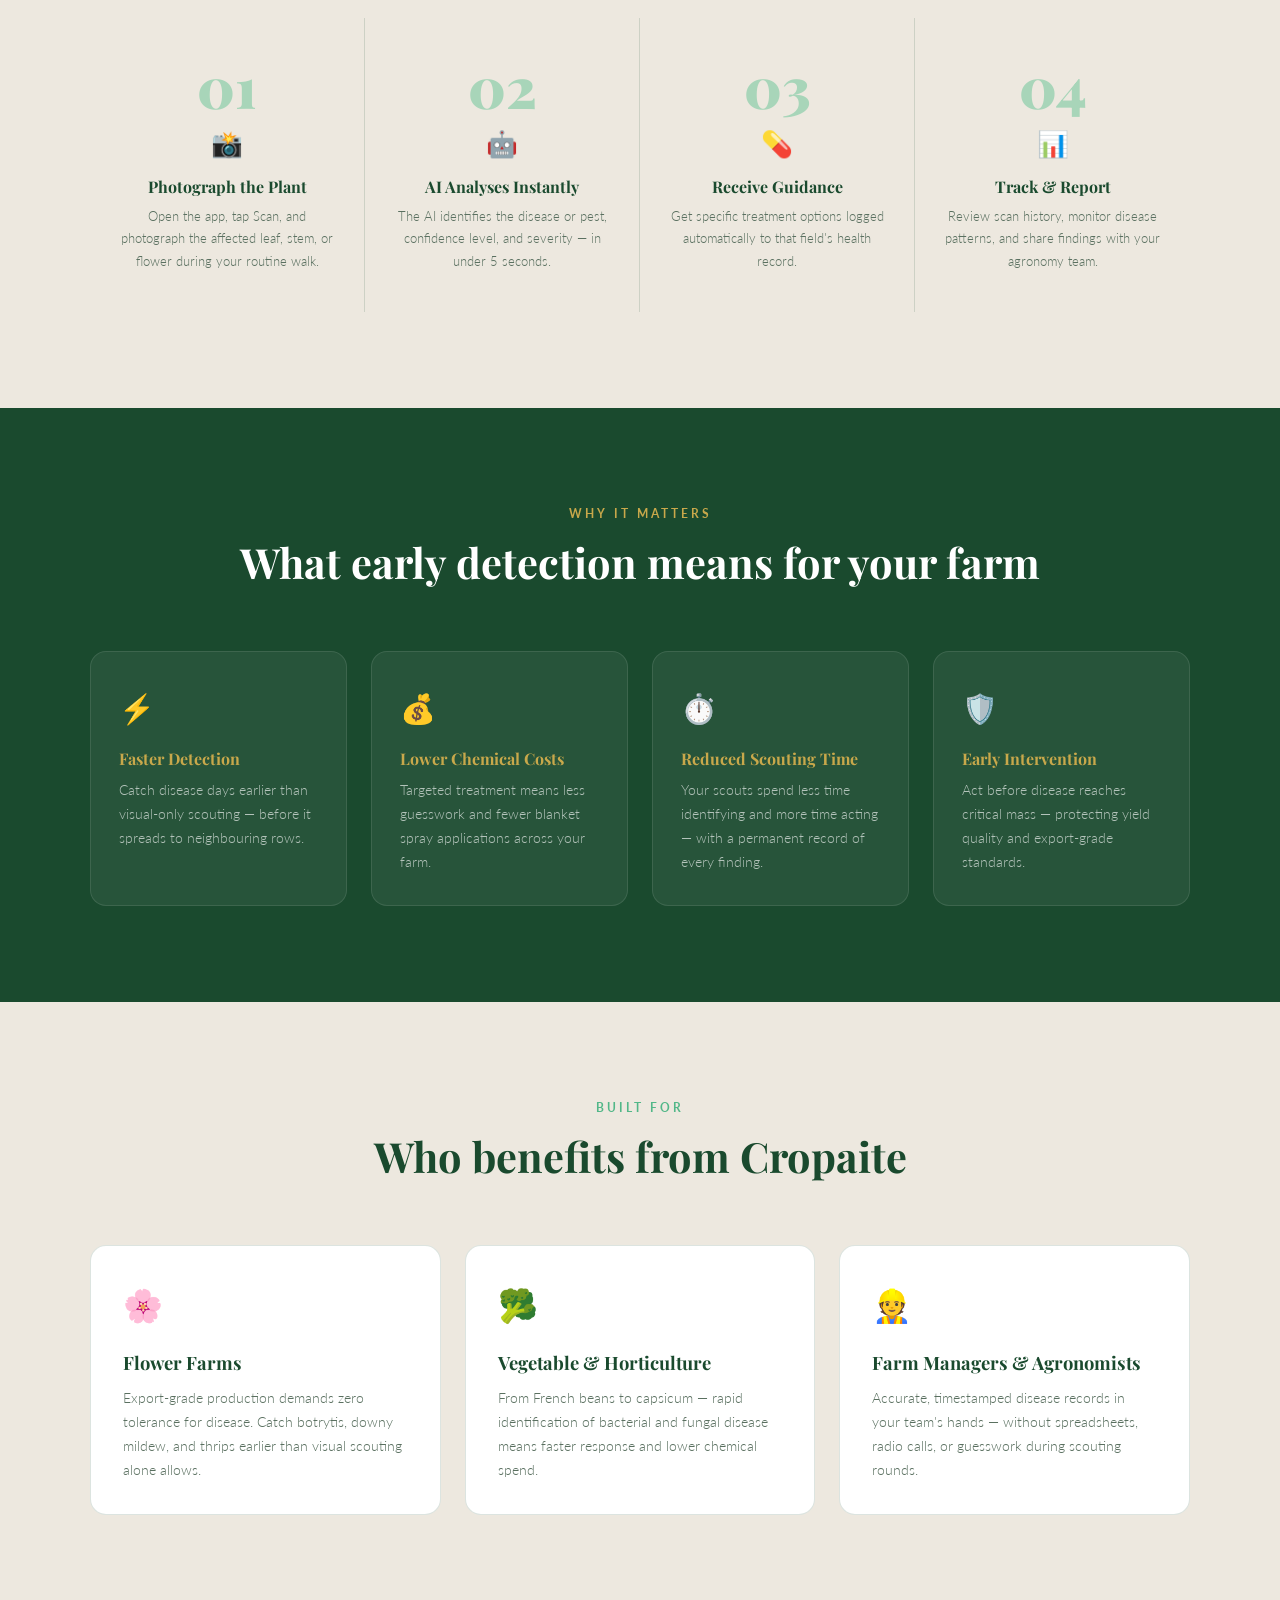
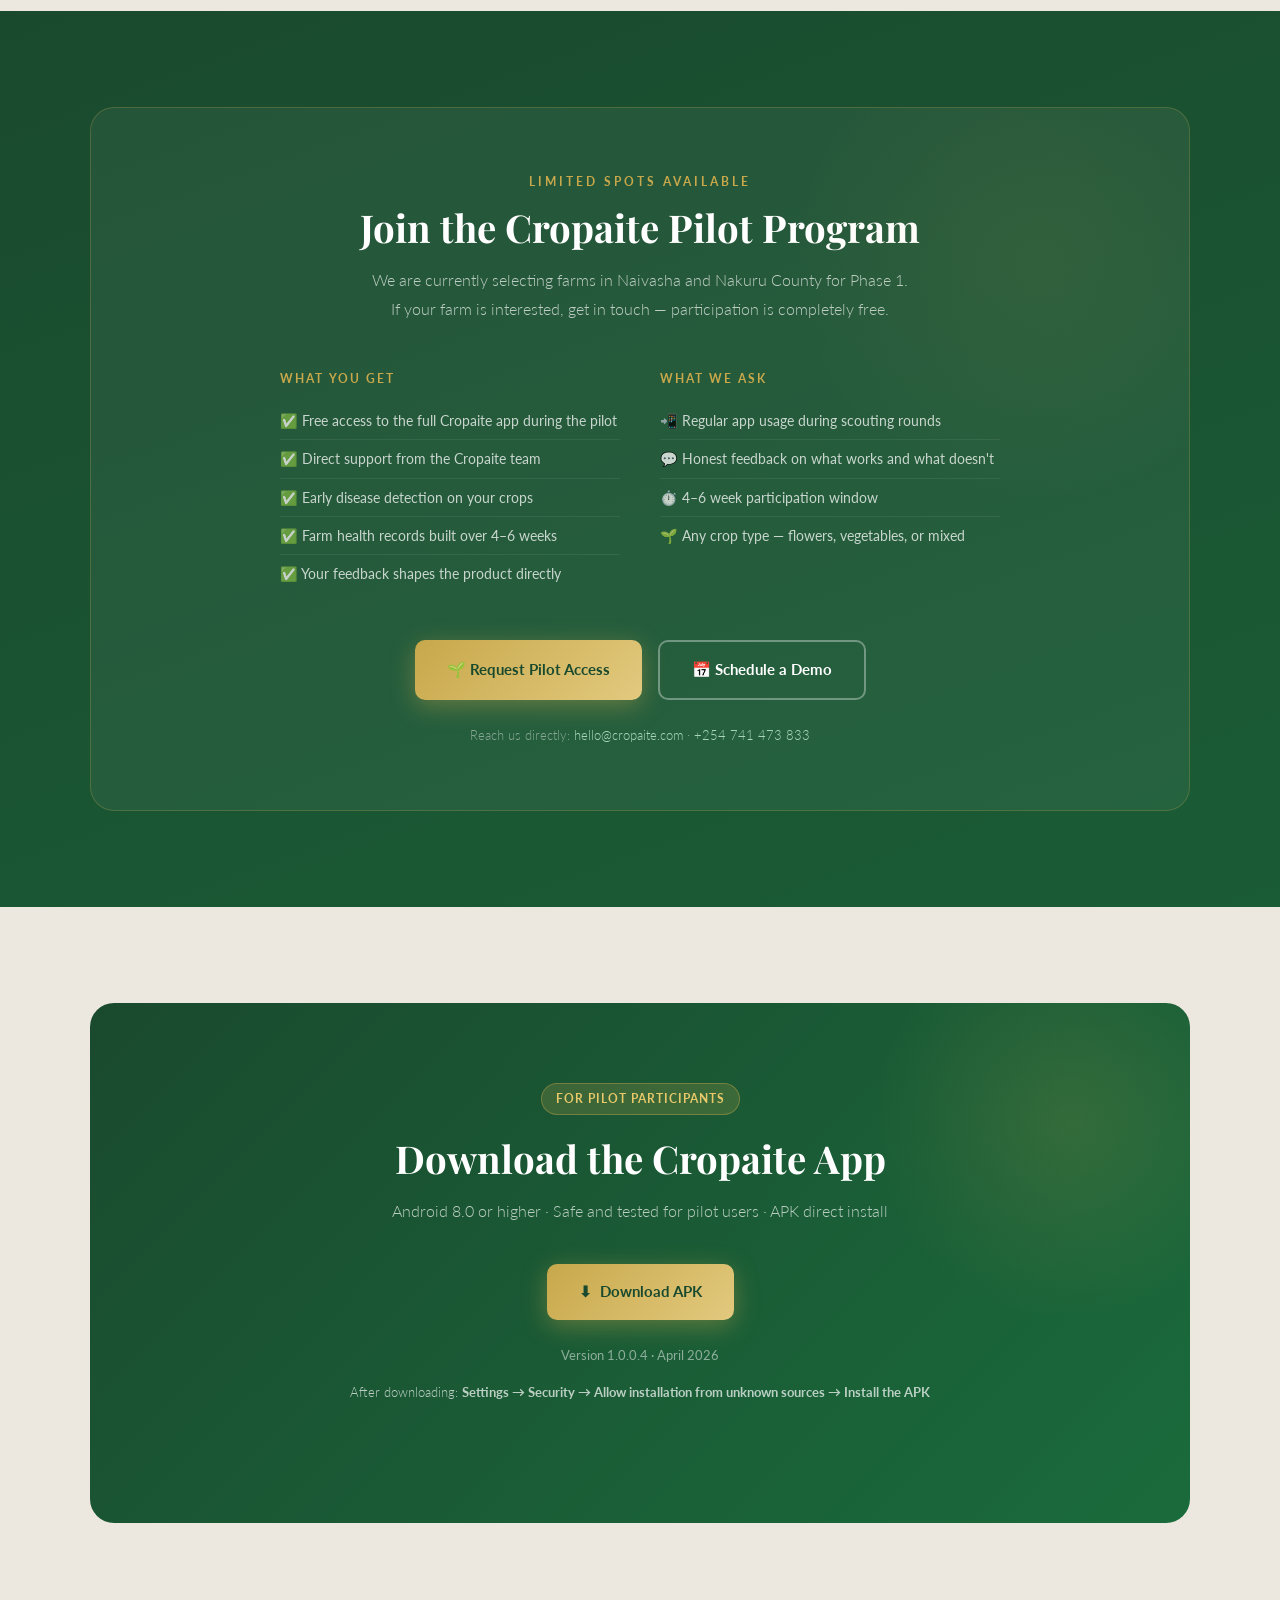
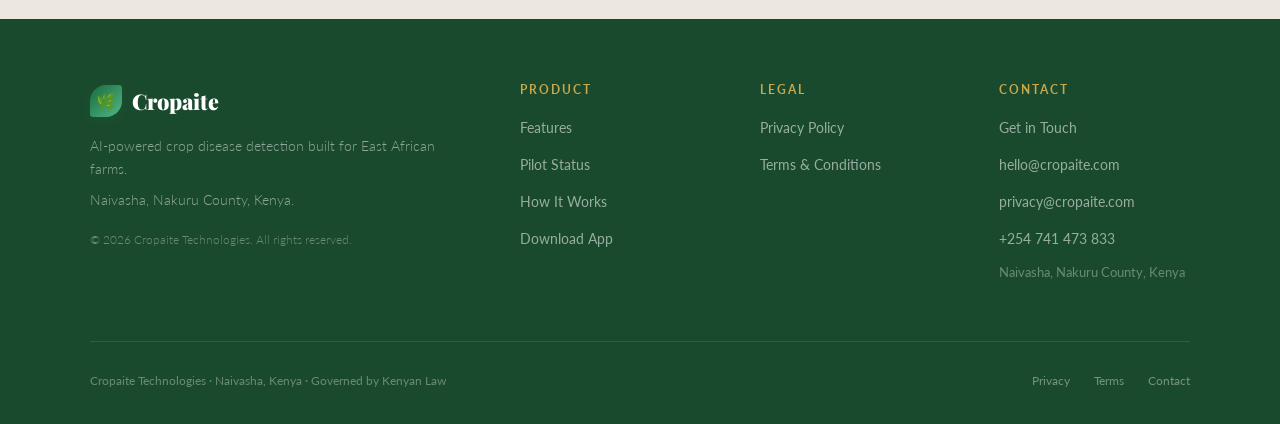
<file: index-1.html>
<!DOCTYPE html>
<html lang="en">
<head>
  <meta charset="UTF-8"/>
  <meta name="viewport" content="width=device-width, initial-scale=1.0"/>
  <meta name="description" content="Cropaite — AI-powered crop disease detection for flower and vegetable farms in East Africa. Detect pests and diseases instantly from a smartphone photo. Pilot testing in Naivasha, Kenya."/>
  <title>Cropaite — Detect Crop Disease Early. Protect Your Harvest.</title>
  <link rel="stylesheet" href="style.css"/>
  <link rel="icon" href="data:image/svg+xml,<svg xmlns='http://www.w3.org/2000/svg' viewBox='0 0 100 100'><text y='.9em' font-size='90'>🌿</text></svg>"/>
</head>
<body>

  <!-- TOPBAR -->
  <div class="topbar">
    <span>🌱 Pilot Phase 1 — Now Active in Naivasha</span> · Free access for selected farms · <a href="#pilot-program" style="color:var(--gold);text-decoration:underline;font-weight:700;">Apply Now →</a>
  </div>

  <!-- NAV -->
  <nav>
    <div class="nav-inner">
      <a href="index.html" class="nav-logo">
        <div class="nav-logo-leaf">🌿</div>
        Cropaite
      </a>
      <button class="hamburger" id="hamburger" aria-label="Menu">
        <span></span><span></span><span></span>
      </button>
      <ul class="nav-links" id="navLinks">
        <li><a href="index.html" class="active">Home</a></li>
        <li><a href="#features">Features</a></li>
        <li><a href="#pilot-program">Pilot Program</a></li>
        <li><a href="contact.html">Contact</a></li>
        <li><a href="#pilot-program" class="nav-cta">Request Pilot Access</a></li>
      </ul>
    </div>
  </nav>

  <!-- HERO -->
  <section class="hero">
    <div class="hero-inner">
      <div class="hero-pilot-badge">Currently in pilot testing with selected farms in Naivasha</div>
      <h1>Detect Crop Diseases Early.<br>Reduce Losses <em>Before They Spread.</em></h1>
      <p class="hero-sub">
        Cropaite is an AI-powered scouting tool for flower and vegetable farms.
        Capture a crop image and receive instant diagnosis, severity, and treatment guidance in seconds.
      </p>
      <div class="hero-actions">
        <a href="#pilot-program" class="btn btn-primary">
          🌱 Request Pilot Access
        </a>
        <a href="#how-it-works" class="btn btn-outline">
          ▶ See How It Works
        </a>
      </div>
      <p class="hero-secondary-cta">
        Already have access? <a href="#download" style="color:var(--gold-lt);text-decoration:underline;">Download the app →</a>
      </p>
    </div>
  </section>

  <!-- TRUST BAR -->
  <div class="stats-row">
    <div class="stat-item reveal">
      <span class="stat-num">~3s</span>
      <div class="stat-label">Average diagnosis time</div>
    </div>
    <div class="stat-item reveal">
      <span class="stat-num">Free</span>
      <div class="stat-label">During pilot phase</div>
    </div>
    <div class="stat-item reveal">
      <span class="stat-num">Naivasha</span>
      <div class="stat-label">Pilot farms — Nakuru County</div>
    </div>
    <div class="stat-item reveal">
      <span class="stat-num">East Africa</span>
      <div class="stat-label">Built for local conditions</div>
    </div>
  </div>

  <!-- FOUNDER CREDIBILITY -->
  <section class="section section-founder">
    <div class="section-inner">
      <div class="founder-banner reveal">
        <div class="founder-icon">👨‍🌾</div>
        <div class="founder-text">
          <p class="founder-label">Built Locally, For Local Farms</p>
          <p>Cropaite is built by a local founder working directly with farms in Naivasha to solve real crop challenges — not a distant tech company guessing at your problems. We are currently testing with farms in Naivasha and Nakuru and refining the tool based on real field feedback.</p>
        </div>
      </div>
    </div>
  </section>

  <!-- PILOT STATUS -->
  <section class="section section-alt" id="pilot-status">
    <div class="section-inner">
      <div class="section-header">
        <span class="section-label">Honest Status Update</span>
        <h2 class="section-title">What's live, what's coming</h2>
        <p class="section-desc">We build in the open. Here is exactly where Cropaite stands today.</p>
      </div>
      <div class="pilot-banner reveal">
        <div class="pilot-banner-icon">🔬</div>
        <div>
          <h3>Phase 1 Pilot — Active in Naivasha</h3>
          <p>
            The core AI engine, disease detection, treatment guidance, and weather integration are live and running.
            We're actively improving the model with every scan from pilot farms.
          </p>
          <div class="feature-status" style="margin-top:16px;">
            <span class="tag tag-live">✓ AI Disease Detection — Live</span>
            <span class="tag tag-live">✓ Treatment Guidance — Live</span>
            <span class="tag tag-live">✓ Weather Integration — Live</span>
            <span class="tag tag-live">✓ Scan History — Live</span>
            <span class="tag tag-building">⚙ Task Management — Building</span>
            <span class="tag tag-building">⚙ Offline Mode — Building</span>
            <span class="tag tag-roadmap">◷ IoT Sensors — Roadmap</span>
            <span class="tag tag-roadmap">◷ Drone Scouting — Roadmap</span>
          </div>
        </div>
      </div>
    </div>
  </section>

  <!-- FEATURES -->
  <section class="section" id="features">
    <div class="section-inner">
      <div class="section-header">
        <span class="section-label">What Cropaite Does</span>
        <h2 class="section-title">Precision scouting — for the field, not the office</h2>
        <p class="section-desc">Built for East African flower and vegetable farms. No agronomist on call required.</p>
      </div>
      <div class="card-grid">
        <div class="card reveal">
          <span class="card-icon">🔬</span>
          <h3>Instant Disease Detection</h3>
          <p>Photograph any affected plant and instantly identify the disease or pest — with severity level — in seconds.</p>
        </div>
        <div class="card reveal">
          <span class="card-icon">💊</span>
          <h3>Actionable Treatment Guidance</h3>
          <p>Get specific chemical and organic treatment options with dosages — tailored to your crop and region.</p>
        </div>
        <div class="card reveal">
          <span class="card-icon">🌦️</span>
          <h3>Local Weather Integration</h3>
          <p>Real-time farm weather helps you correlate conditions with disease risk and plan spray programmes smarter.</p>
        </div>
        <div class="card reveal">
          <span class="card-icon">📋</span>
          <h3>Farm Health Records</h3>
          <p>Every diagnosis is logged automatically — build a reliable disease history across your fields over time.</p>
        </div>
        <div class="card reveal">
          <span class="card-icon">🗺️</span>
          <h3>Multi-Field Dashboard</h3>
          <p>Manage all your fields from one place. Assign crops, monitor disease patterns, and track activity farm-wide.</p>
        </div>
        <div class="card reveal">
          <span class="card-icon">🤖</span>
          <h3>AI Chat Assistant</h3>
          <p>Ask any crop question in plain language — get advice on prevention, disease cycles, and seasonal care.</p>
        </div>
      </div>
    </div>
  </section>

  <!-- HOW IT WORKS -->
  <section class="section section-alt" id="how-it-works">
    <div class="section-inner">
      <div class="section-header">
        <span class="section-label">Simple by Design</span>
        <h2 class="section-title">From photo to action in four steps</h2>
        <p class="section-desc">Designed for scouting teams in the field — no training required to get a diagnosis.</p>
      </div>
      <div class="steps-row reveal">
        <div class="step-item">
          <span class="step-num">01</span>
          <span class="step-icon">📸</span>
          <h3>Photograph the Plant</h3>
          <p>Open the app, tap Scan, and photograph the affected leaf, stem, or flower during your routine walk.</p>
        </div>
        <div class="step-item">
          <span class="step-num">02</span>
          <span class="step-icon">🤖</span>
          <h3>AI Analyses Instantly</h3>
          <p>The AI identifies the disease or pest, confidence level, and severity — in under 5 seconds.</p>
        </div>
        <div class="step-item">
          <span class="step-num">03</span>
          <span class="step-icon">💊</span>
          <h3>Receive Guidance</h3>
          <p>Get specific treatment options logged automatically to that field's health record.</p>
        </div>
        <div class="step-item">
          <span class="step-num">04</span>
          <span class="step-icon">📊</span>
          <h3>Track &amp; Report</h3>
          <p>Review scan history, monitor disease patterns, and share findings with your agronomy team.</p>
        </div>
      </div>
    </div>
  </section>

  <!-- VALUE METRICS -->
  <section class="section section-metrics">
    <div class="section-inner">
      <div class="section-header">
        <span class="section-label">Why It Matters</span>
        <h2 class="section-title">What early detection means for your farm</h2>
      </div>
      <div class="metrics-grid">
        <div class="metric-card reveal">
          <span class="metric-icon">⚡</span>
          <h3>Faster Detection</h3>
          <p>Catch disease days earlier than visual-only scouting — before it spreads to neighbouring rows.</p>
        </div>
        <div class="metric-card reveal">
          <span class="metric-icon">💰</span>
          <h3>Lower Chemical Costs</h3>
          <p>Targeted treatment means less guesswork and fewer blanket spray applications across your farm.</p>
        </div>
        <div class="metric-card reveal">
          <span class="metric-icon">⏱️</span>
          <h3>Reduced Scouting Time</h3>
          <p>Your scouts spend less time identifying and more time acting — with a permanent record of every finding.</p>
        </div>
        <div class="metric-card reveal">
          <span class="metric-icon">🛡️</span>
          <h3>Early Intervention</h3>
          <p>Act before disease reaches critical mass — protecting yield quality and export-grade standards.</p>
        </div>
      </div>
    </div>
  </section>

  <!-- WHO IT'S FOR -->
  <section class="section section-alt">
    <div class="section-inner">
      <div class="section-header">
        <span class="section-label">Built For</span>
        <h2 class="section-title">Who benefits from Cropaite</h2>
      </div>
      <div class="card-grid">
        <div class="card reveal">
          <span class="card-icon">🌸</span>
          <h3>Flower Farms</h3>
          <p>Export-grade production demands zero tolerance for disease. Catch botrytis, downy mildew, and thrips earlier than visual scouting alone allows.</p>
        </div>
        <div class="card reveal">
          <span class="card-icon">🥦</span>
          <h3>Vegetable &amp; Horticulture</h3>
          <p>From French beans to capsicum — rapid identification of bacterial and fungal disease means faster response and lower chemical spend.</p>
        </div>
        <div class="card reveal">
          <span class="card-icon">👷</span>
          <h3>Farm Managers &amp; Agronomists</h3>
          <p>Accurate, timestamped disease records in your team's hands — without spreadsheets, radio calls, or guesswork during scouting rounds.</p>
        </div>
      </div>
    </div>
  </section>

  <!-- PILOT PROGRAM CTA -->
  <section class="section section-pilot-program" id="pilot-program">
    <div class="section-inner">
      <div class="pilot-program-box reveal">
        <div class="pilot-program-header">
          <span class="section-label" style="color:var(--gold);">Limited Spots Available</span>
          <h2>Join the Cropaite Pilot Program</h2>
          <p>We are currently selecting farms in Naivasha and Nakuru County for Phase 1. If your farm is interested, get in touch — participation is completely free.</p>
        </div>
        <div class="pilot-two-col">
          <div class="pilot-col">
            <h4>What You Get</h4>
            <ul class="pilot-list">
              <li>✅ Free access to the full Cropaite app during the pilot</li>
              <li>✅ Direct support from the Cropaite team</li>
              <li>✅ Early disease detection on your crops</li>
              <li>✅ Farm health records built over 4–6 weeks</li>
              <li>✅ Your feedback shapes the product directly</li>
            </ul>
          </div>
          <div class="pilot-col">
            <h4>What We Ask</h4>
            <ul class="pilot-list">
              <li>📲 Regular app usage during scouting rounds</li>
              <li>💬 Honest feedback on what works and what doesn't</li>
              <li>⏱️ 4–6 week participation window</li>
              <li>🌱 Any crop type — flowers, vegetables, or mixed</li>
            </ul>
          </div>
        </div>
        <div class="pilot-cta-row">
          <a href="contact.html" class="btn btn-gold">
            🌱 Request Pilot Access
          </a>
          <a href="contact.html" class="btn btn-outline-dark">
            📅 Schedule a Demo
          </a>
        </div>
        <p class="pilot-note">Reach us directly: <a href="mailto:hello@cropaite.com">hello@cropaite.com</a> · <a href="tel:+254741473833">+254 741 473 833</a></p>
      </div>
    </div>
  </section>

  <!-- DOWNLOAD (for existing pilot users) -->
  <section class="section section-alt" id="download">
    <div class="section-inner">
      <div class="cta-box reveal">
        <div class="cta-badge">For Pilot Participants</div>
        <h2>Download the Cropaite App</h2>
        <p>Android 8.0 or higher · Safe and tested for pilot users · APK direct install</p>
        <a href="cropaite.apk" class="btn btn-primary" id="downloadBtn" download>
          ⬇ &nbsp;Download APK
        </a>
        <div id="versionInfo" style="margin-top:24px; font-size:0.82rem; color:rgba(255,255,255,0.5); position:relative; z-index:1;"></div>
        <p class="download-instructions">
          After downloading: <strong>Settings → Security → Allow installation from unknown sources → Install the APK</strong>
        </p>
      </div>
    </div>
  </section>

  <!-- FOOTER -->
  <footer>
    <div class="footer-grid">
      <div class="footer-brand">
        <div class="nav-logo" style="color:white; margin-bottom:16px;">
          <div class="nav-logo-leaf">🌿</div>
          Cropaite
        </div>
        <p>AI-powered crop disease detection built for East African farms.</p>
        <p style="margin-top:8px;">Naivasha, Nakuru County, Kenya.</p>
        <p style="margin-top:16px; font-size:0.78rem; color:rgba(255,255,255,0.35);">© 2026 Cropaite Technologies. All rights reserved.</p>
      </div>
      <div class="footer-col">
        <h4>Product</h4>
        <ul>
          <li><a href="#features">Features</a></li>
          <li><a href="#pilot-status">Pilot Status</a></li>
          <li><a href="#how-it-works">How It Works</a></li>
          <li><a href="#download">Download App</a></li>
        </ul>
      </div>
      <div class="footer-col">
        <h4>Legal</h4>
        <ul>
          <li><a href="privacy.html">Privacy Policy</a></li>
          <li><a href="terms.html">Terms &amp; Conditions</a></li>
        </ul>
      </div>
      <div class="footer-col">
        <h4>Contact</h4>
        <ul>
          <li><a href="contact.html">Get in Touch</a></li>
          <li><a href="mailto:hello@cropaite.com">hello@cropaite.com</a></li>
          <li><a href="mailto:privacy@cropaite.com">privacy@cropaite.com</a></li>
          <li><a href="tel:+254741473833">+254 741 473 833</a></li>
          <li style="margin-top:8px; font-size:0.8rem; color:rgba(255,255,255,0.35);">Naivasha, Nakuru County, Kenya</li>
        </ul>
      </div>
    </div>
    <div class="footer-bottom">
      <div class="footer-copy">Cropaite Technologies · Naivasha, Kenya · Governed by Kenyan Law</div>
      <div class="footer-legal">
        <a href="privacy.html">Privacy</a>
        <a href="terms.html">Terms</a>
        <a href="contact.html">Contact</a>
      </div>
    </div>
  </footer>

  <!-- UPDATE MODAL -->
  <div id="updateModal" style="
    display:none; position:fixed; inset:0; z-index:9999;
    background:rgba(26,74,46,0.8); backdrop-filter:blur(8px);
    align-items:center; justify-content:center; padding:24px;
  ">
    <div style="
      background:#F8F4EE; border-radius:20px; padding:40px;
      max-width:420px; width:100%; text-align:center;
      box-shadow:0 24px 80px rgba(0,0,0,0.3);
    ">
      <div style="font-size:2.5rem; margin-bottom:16px;">🚀</div>
      <h3 style="font-family:'Playfair Display',serif; color:#1A4A2E; margin-bottom:10px;">New Version Available</h3>
      <p id="modalNotes" style="font-size:0.9rem; margin-bottom:8px;"></p>
      <p id="modalVersion" style="font-size:0.8rem; color:#C8A84B; font-weight:700; margin-bottom:28px;"></p>
      <div style="display:flex; gap:12px; justify-content:center; flex-wrap:wrap;">
        <button id="modalDownload" class="btn btn-green">⬇ Download Update</button>
        <button id="modalDismiss" style="
          background:transparent; border:1.5px solid #C2B99A;
          color:#5A7060; font-family:'Lato',sans-serif; font-weight:700;
          padding:14px 24px; border-radius:10px; cursor:pointer; font-size:0.9rem;
        ">Later</button>
      </div>
    </div>
  </div>

  <script>
    // ── HAMBURGER ──
    const hamburger = document.getElementById('hamburger');
    const navLinks  = document.getElementById('navLinks');
    hamburger.addEventListener('click', () => navLinks.classList.toggle('open'));
    document.querySelectorAll('.nav-links a').forEach(a => {
      a.addEventListener('click', () => navLinks.classList.remove('open'));
    });

    // ── SCROLL REVEAL ──
    const observer = new IntersectionObserver((entries) => {
      entries.forEach(e => {
        if (e.isIntersecting) {
          e.target.classList.add('visible');
          observer.unobserve(e.target);
        }
      });
    }, { threshold: 0.12 });
    document.querySelectorAll('.reveal').forEach(el => observer.observe(el));

    // ── VERSION CHECK & UPDATE MODAL ──
    async function checkVersion() {
      try {
        const res  = await fetch('./version.json?t=' + Date.now());
        if (!res.ok) return;
        const data = await res.json();
        const dlBtn = document.getElementById('downloadBtn');
        if (dlBtn) dlBtn.href = data.apk_url || 'cropaite.apk';
        const vInfo = document.getElementById('versionInfo');
        if (vInfo) vInfo.textContent = 'Version ' + data.version + ' · ' + (data.release_date || '');
        const seen = localStorage.getItem('cropaite_seen_version');
        if (seen && seen !== data.version) showUpdateModal(data);
        else if (!seen) localStorage.setItem('cropaite_seen_version', data.version);
      } catch(e) { /* silent fail */ }
    }

    function showUpdateModal(data) {
      const modal = document.getElementById('updateModal');
      modal.style.display = 'flex';
      document.getElementById('modalNotes').textContent   = data.release_notes || 'A new version is available.';
      document.getElementById('modalVersion').textContent = 'Version ' + data.version + ' · ' + (data.release_date || '');
      document.getElementById('modalDownload').onclick = () => {
        localStorage.setItem('cropaite_seen_version', data.version);
        window.location.href = data.apk_url || 'cropaite.apk';
        modal.style.display = 'none';
      };
      document.getElementById('modalDismiss').onclick = () => {
        localStorage.setItem('cropaite_seen_version', data.version);
        modal.style.display = 'none';
      };
    }

    checkVersion();
  </script>
</body>
</html>
</file>
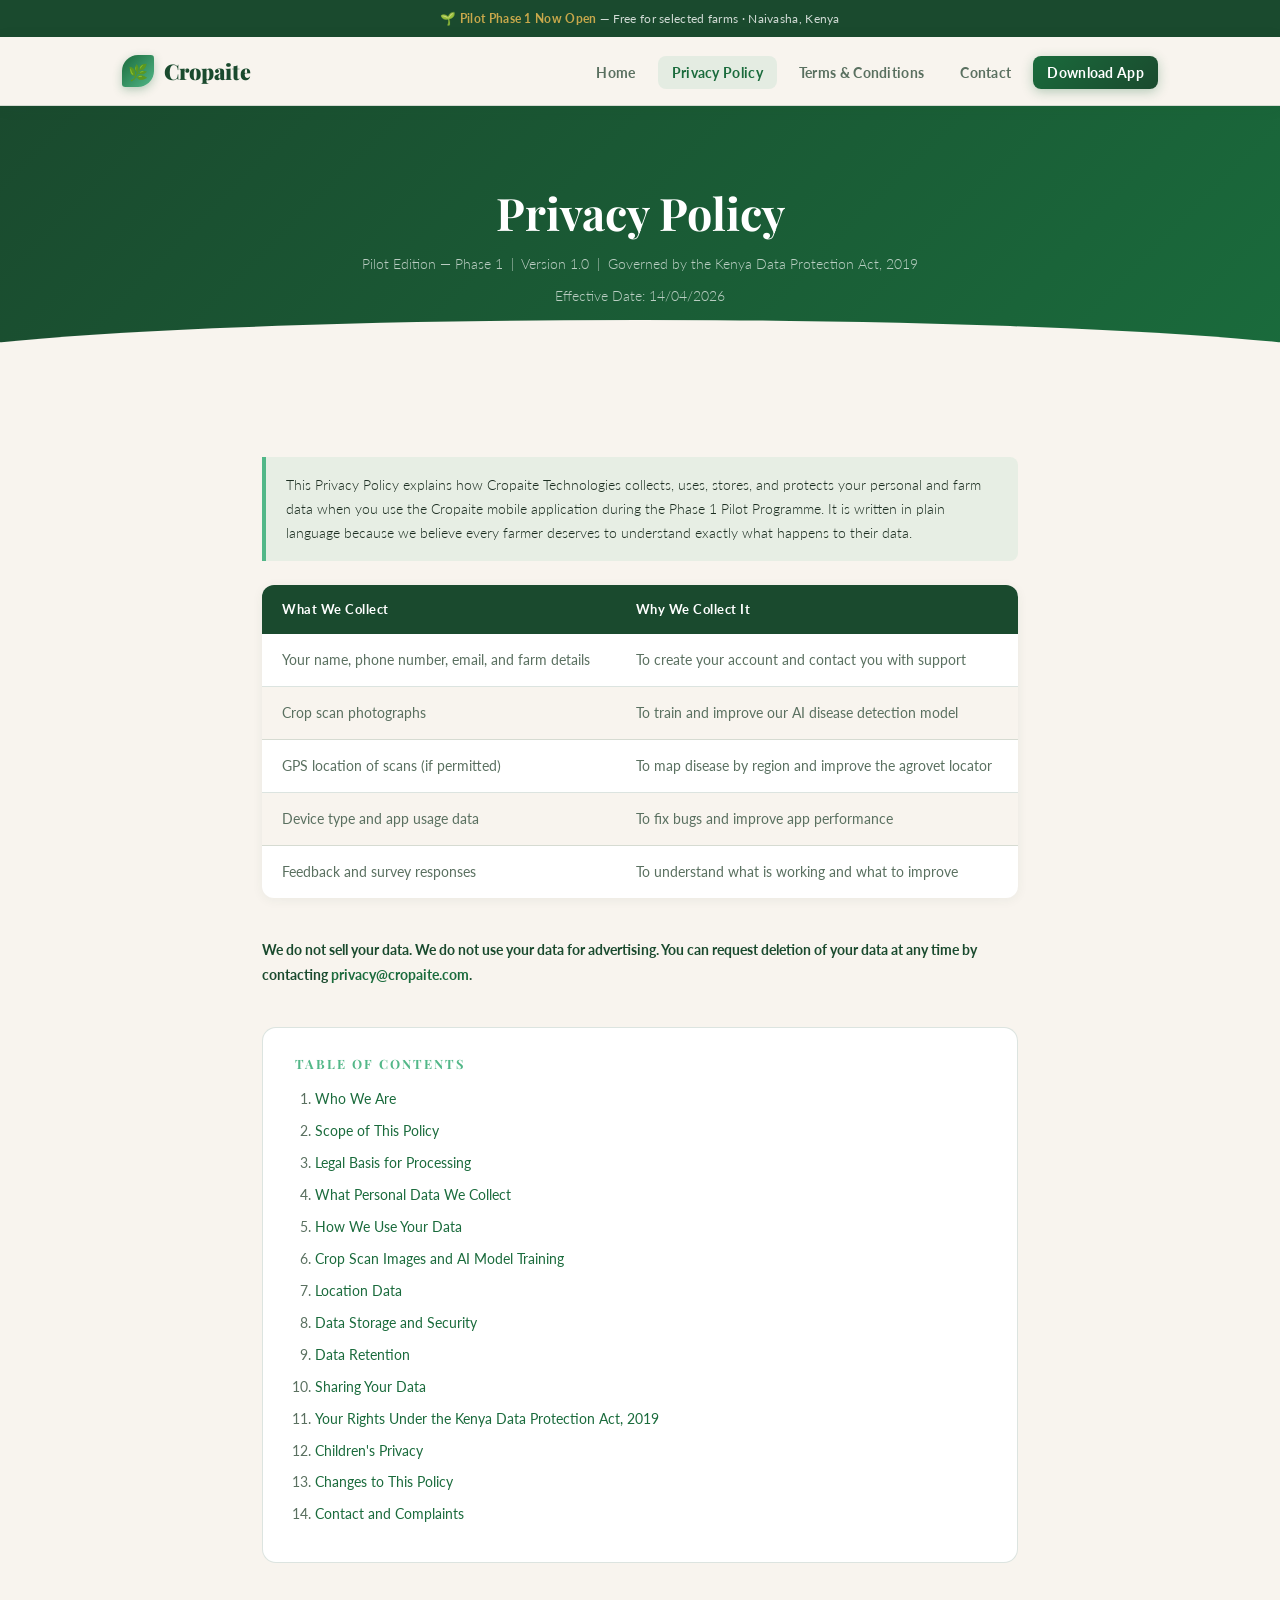
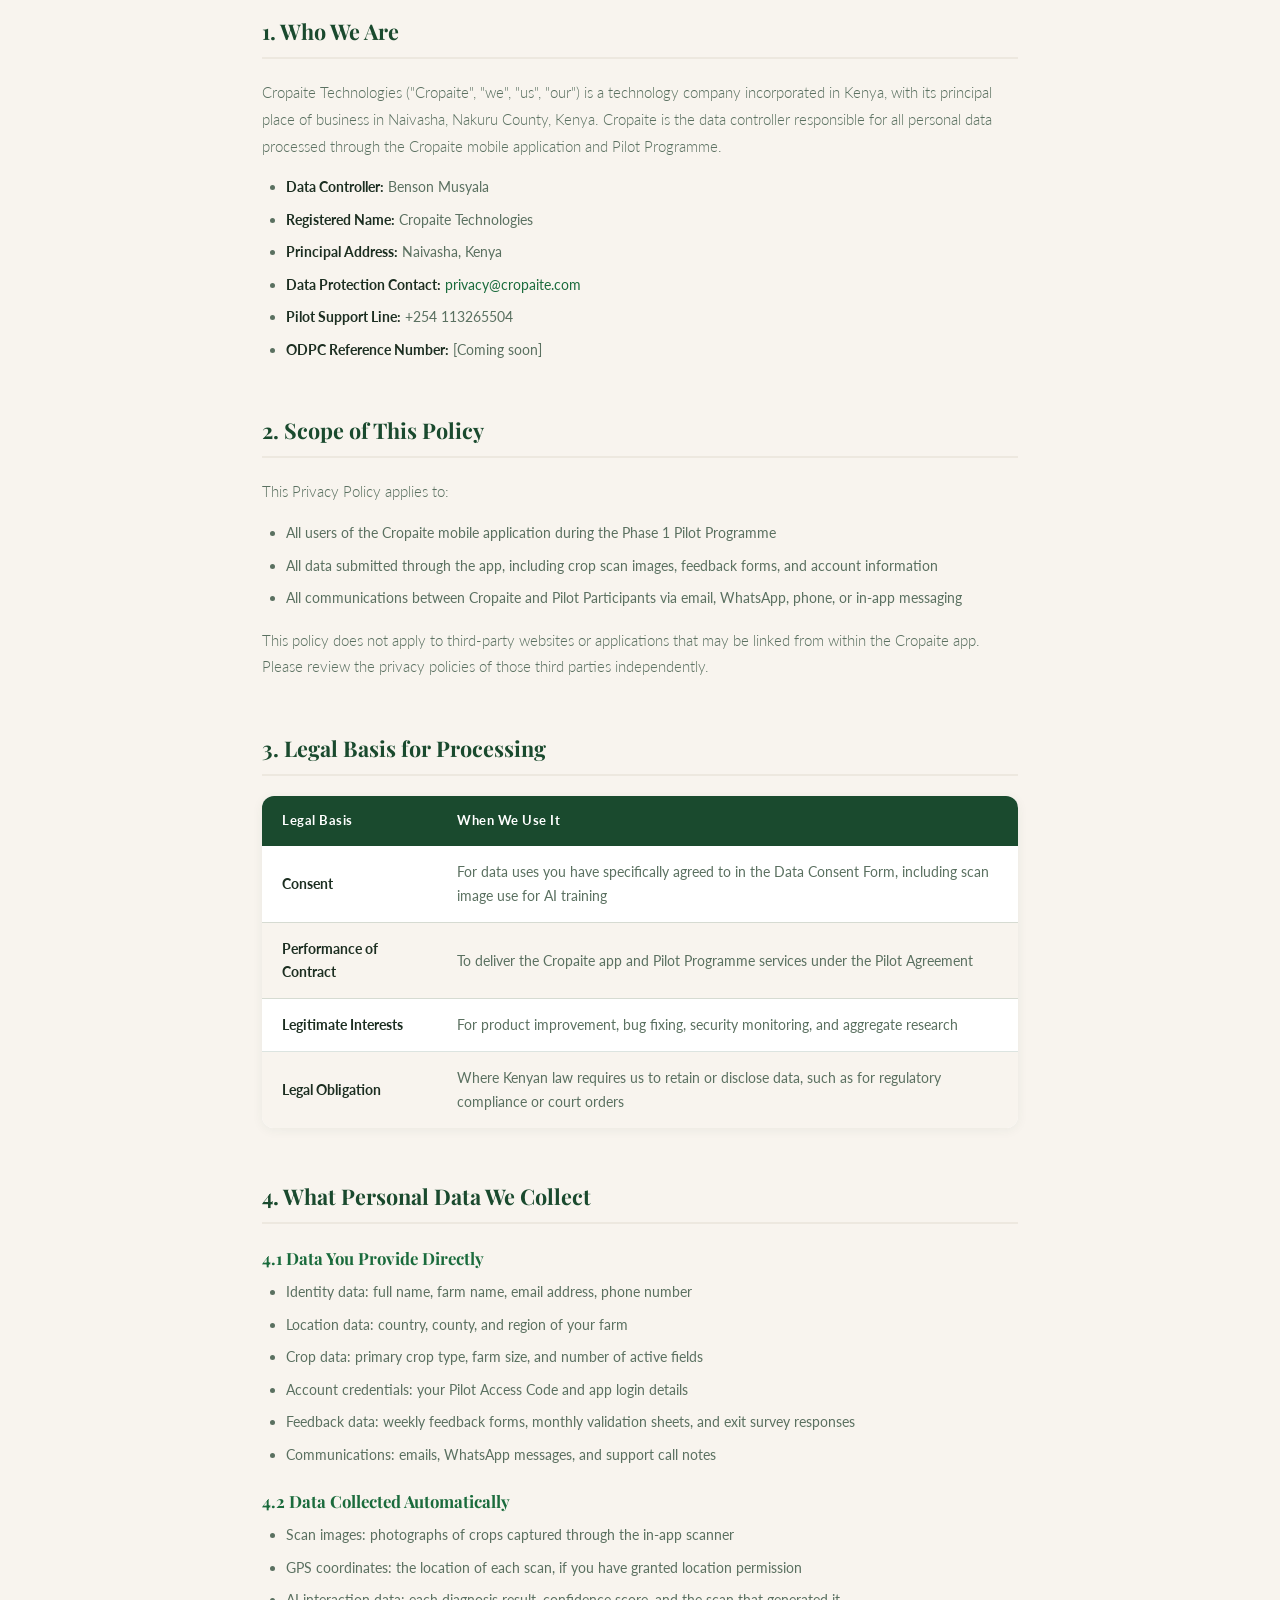
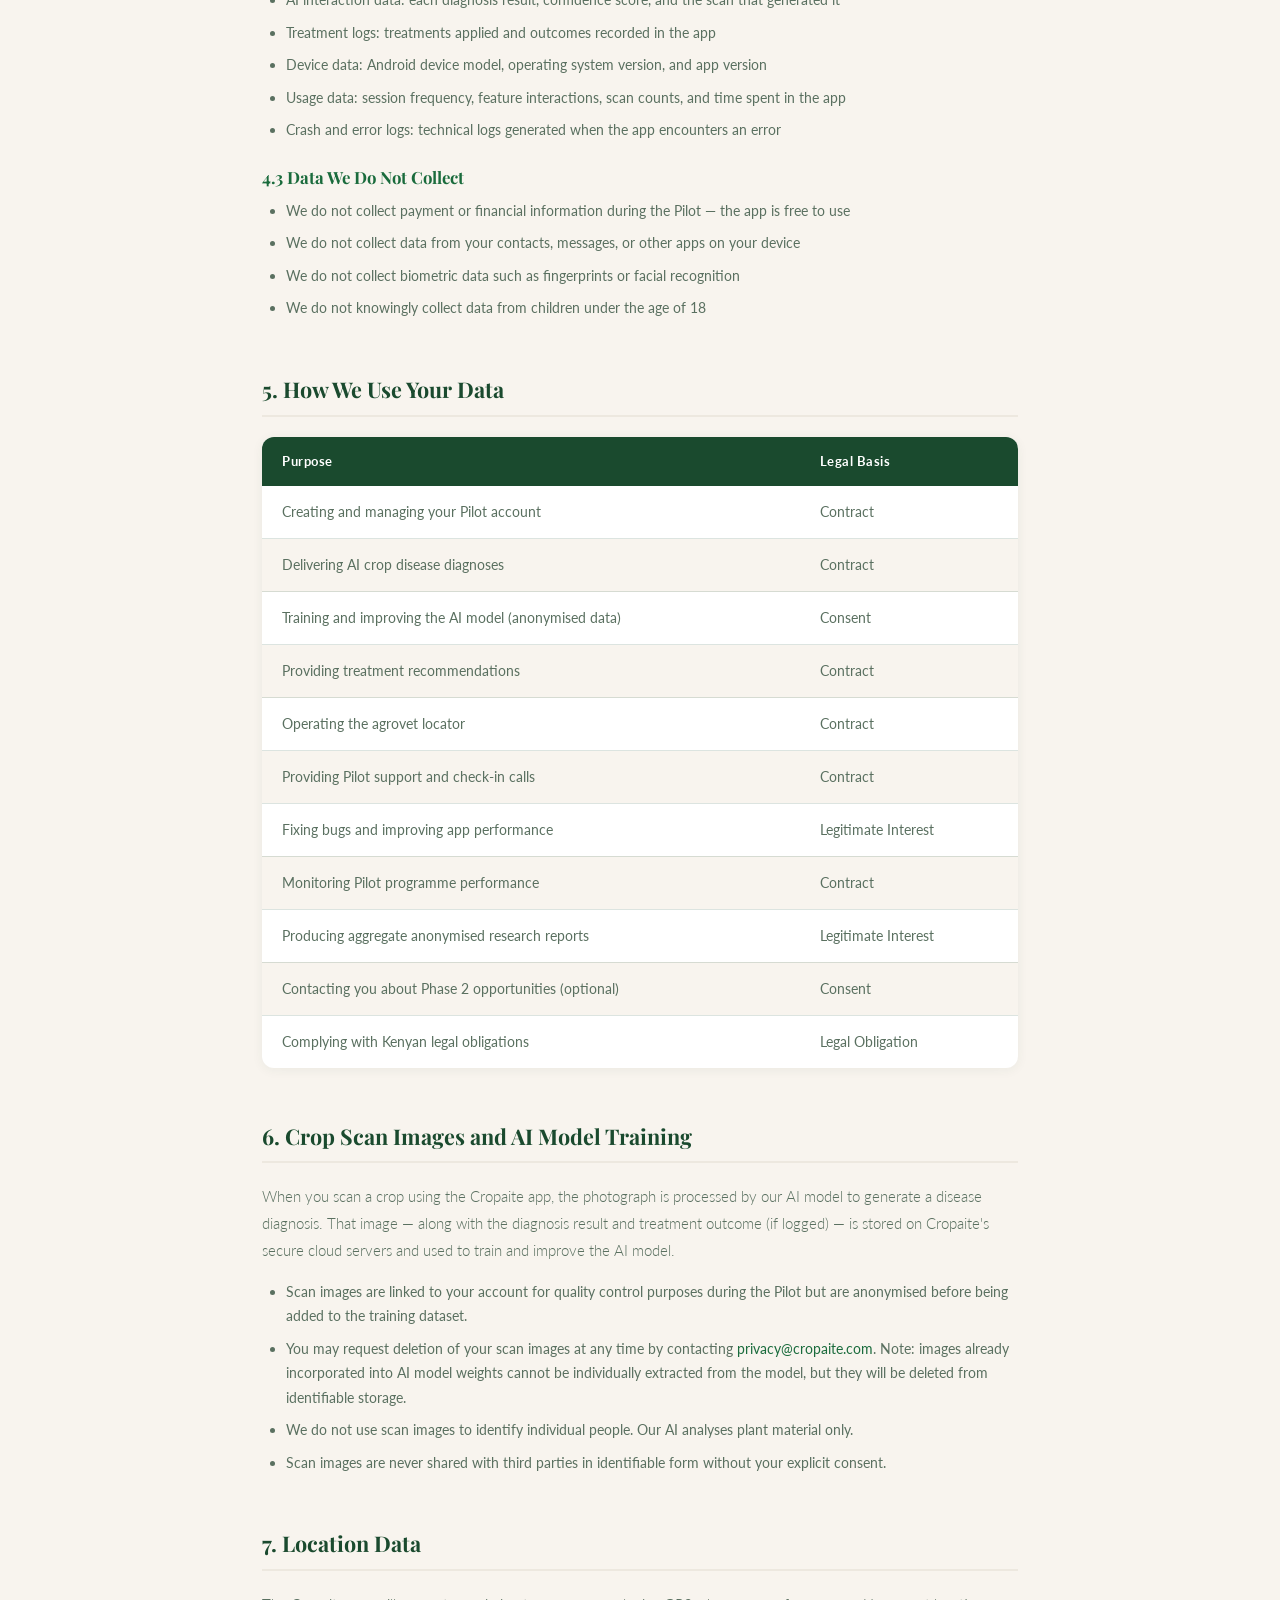
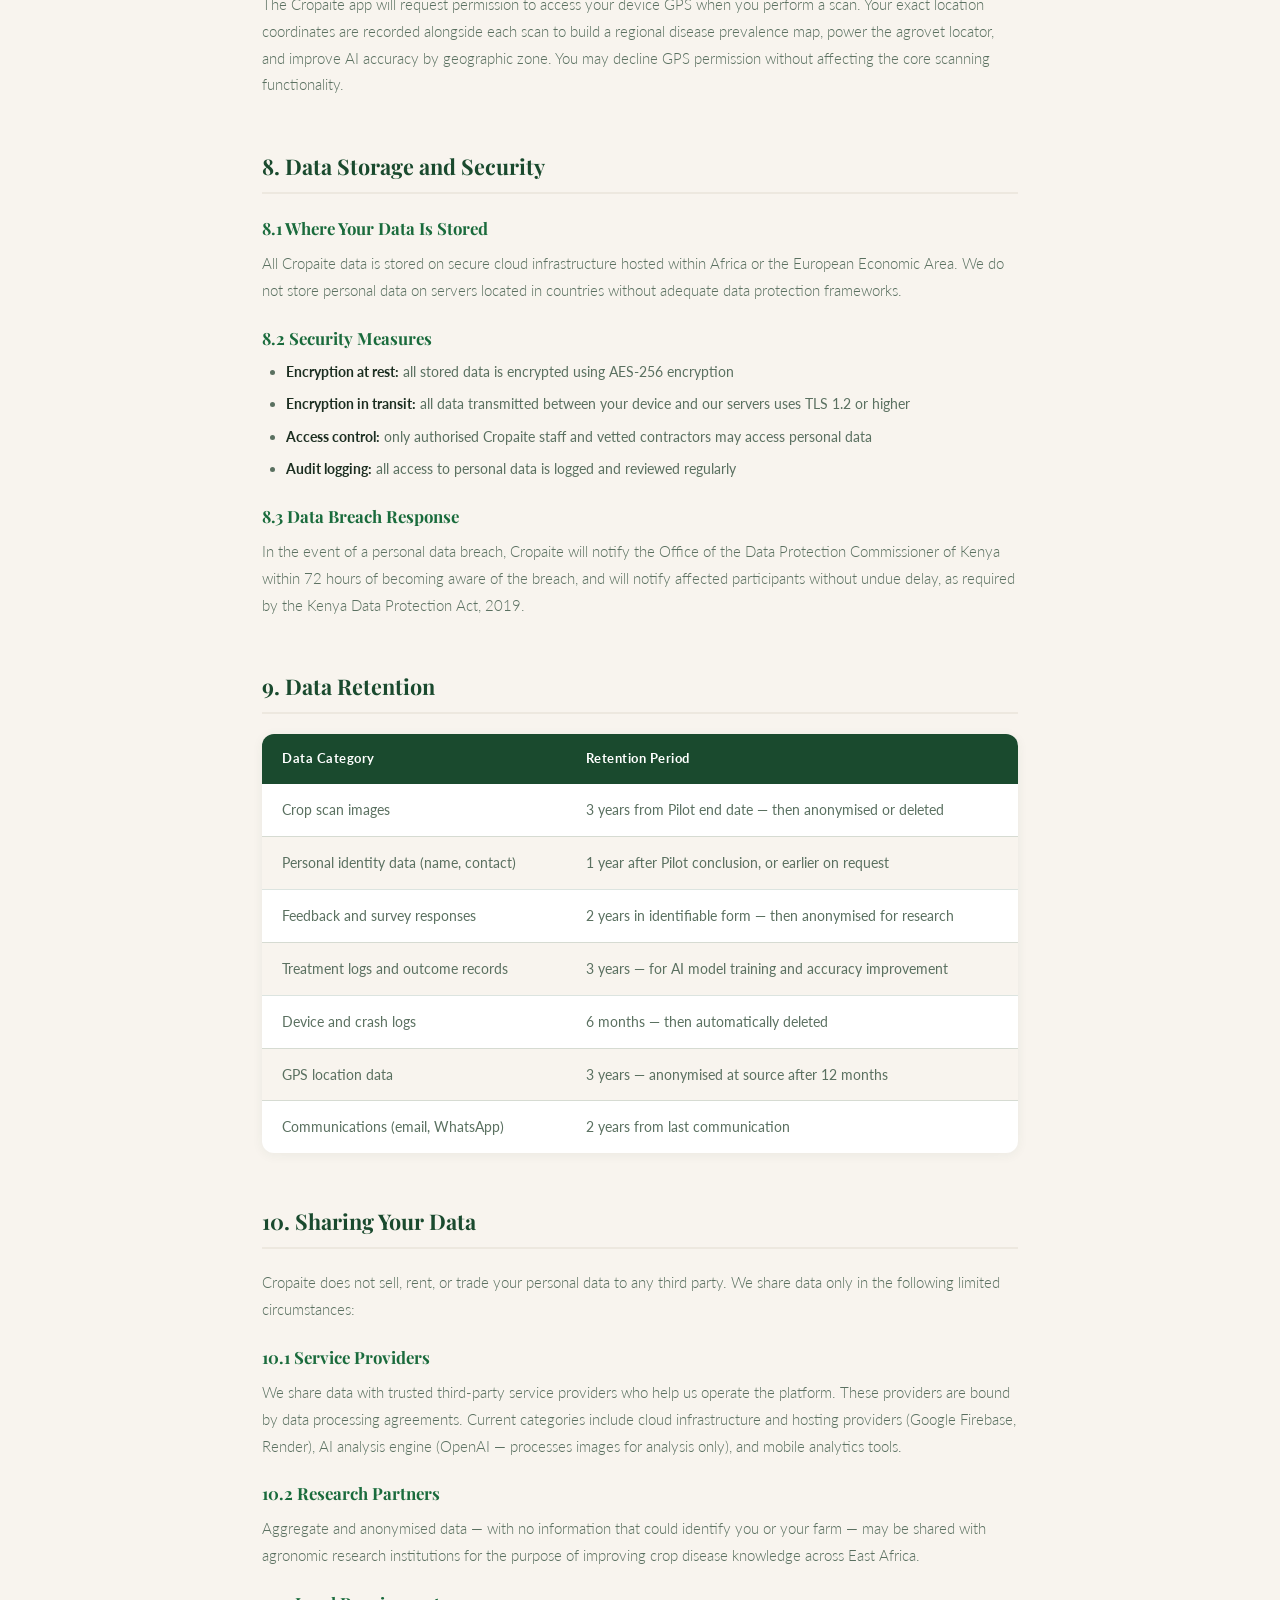
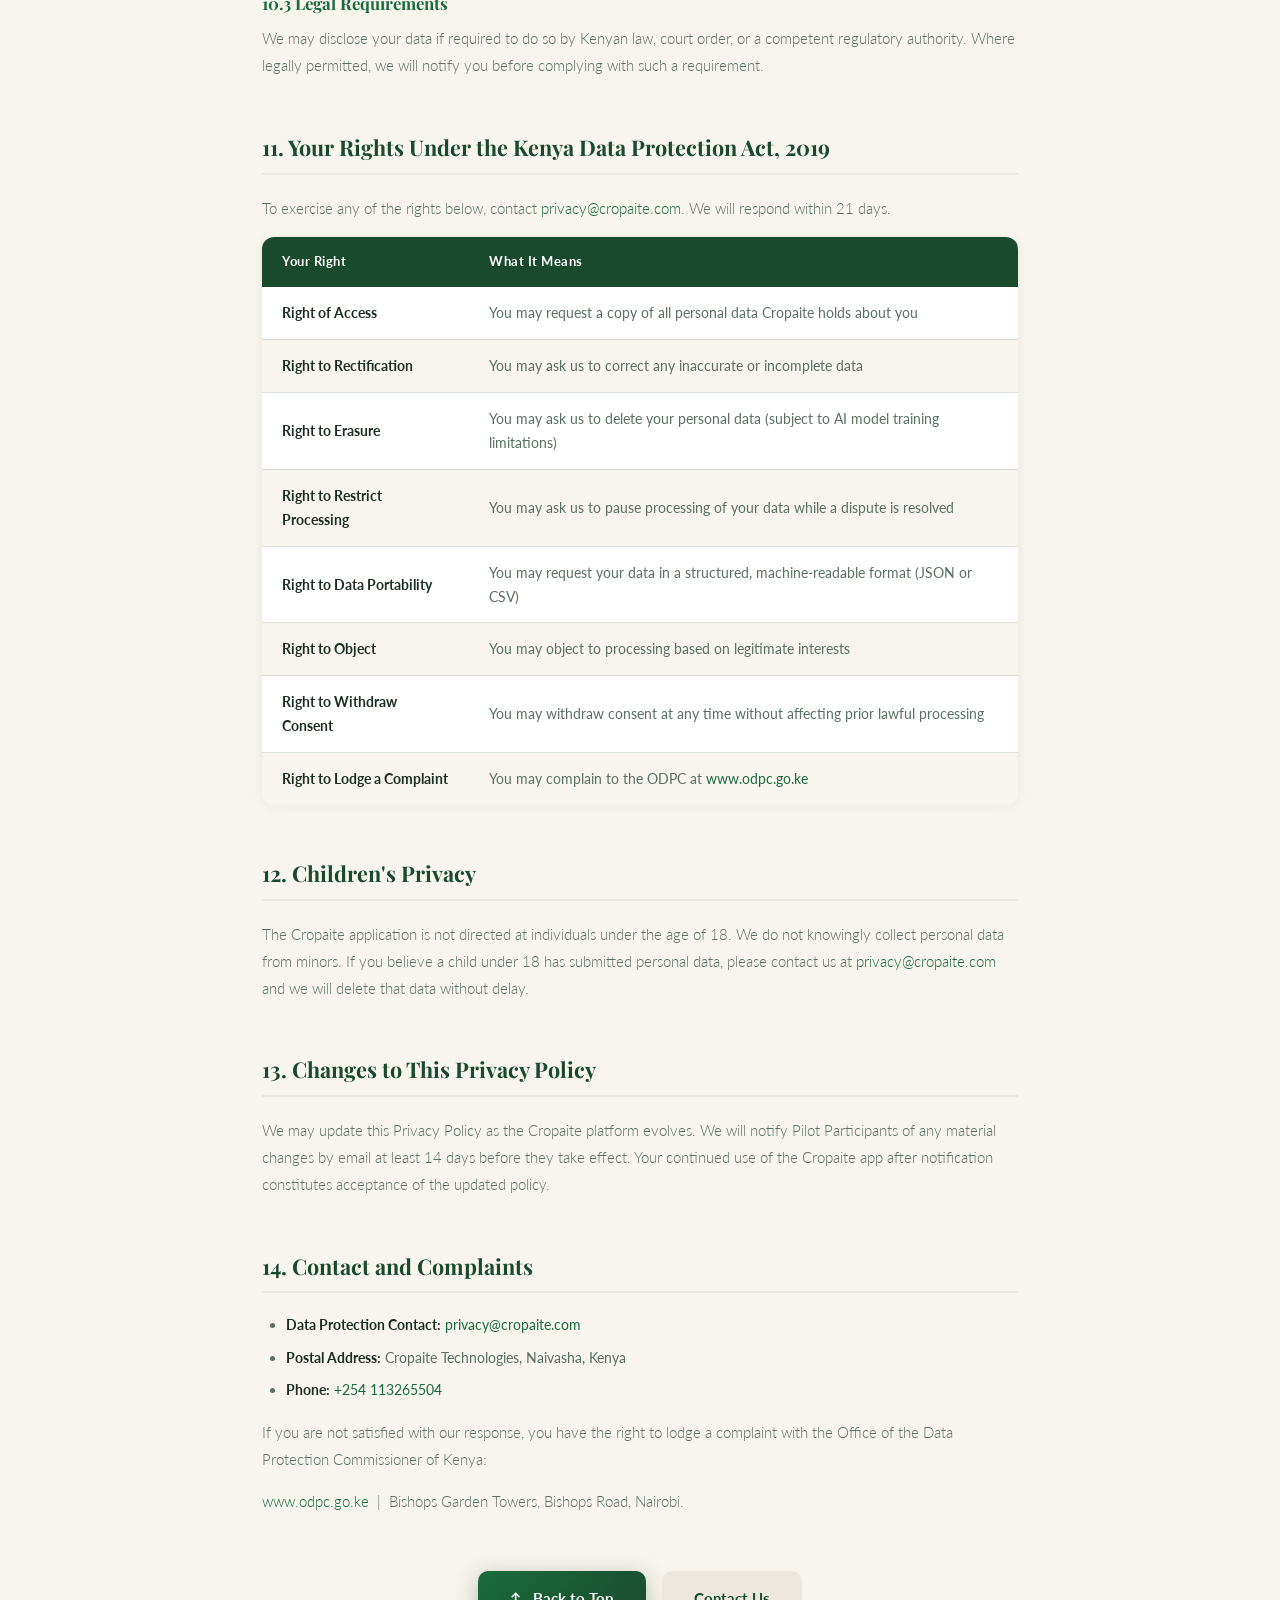
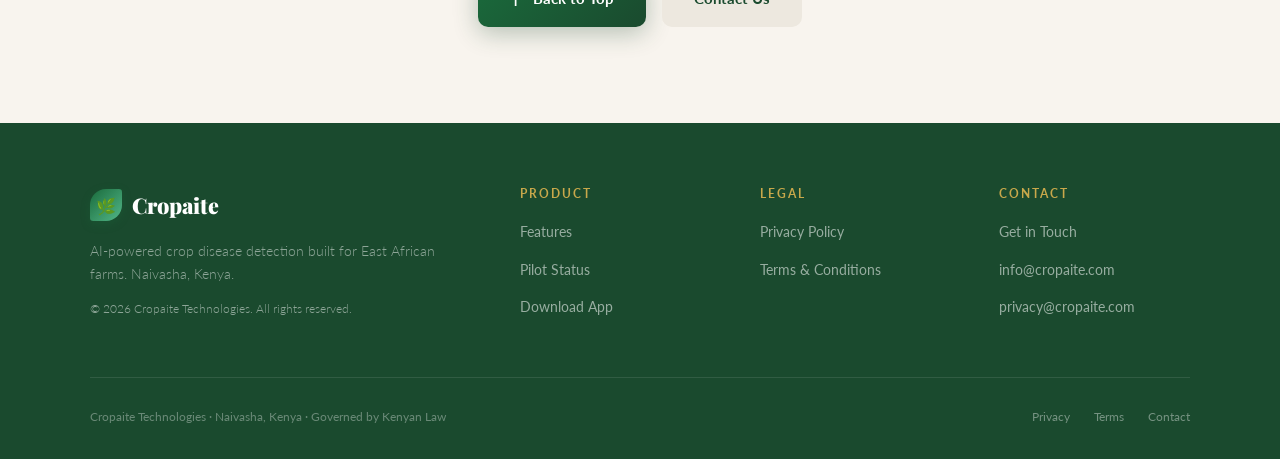
<file: privacy.html>
<!DOCTYPE html>
<html lang="en">
<head>
  <meta charset="UTF-8"/>
  <meta name="viewport" content="width=device-width, initial-scale=1.0"/>
  <meta name="description" content="Cropaite Technologies Privacy Policy — how we collect, use and protect your data under the Kenya Data Protection Act 2019."/>
  <title>Privacy Policy — Cropaite Technologies</title>
  <link rel="stylesheet" href="style.css"/>
  <link rel="icon" href="data:image/svg+xml,<svg xmlns='http://www.w3.org/2000/svg' viewBox='0 0 100 100'><text y='.9em' font-size='90'>🌿</text></svg>"/>
</head>
<body>

  <!-- TOPBAR -->
  <div class="topbar">
    <span>🌱 Pilot Phase 1 Now Open</span> — Free for selected farms · Naivasha, Kenya
  </div>

  <!-- NAV -->
  <nav>
    <div class="nav-inner">
      <a href="index.html" class="nav-logo">
        <div class="nav-logo-leaf">🌿</div>
        Cropaite
      </a>
      <button class="hamburger" id="hamburger" aria-label="Menu">
        <span></span><span></span><span></span>
      </button>
      <ul class="nav-links" id="navLinks">
        <li><a href="index.html">Home</a></li>
        <li><a href="privacy.html" class="active">Privacy Policy</a></li>
        <li><a href="terms.html">Terms &amp; Conditions</a></li>
        <li><a href="contact.html">Contact</a></li>
        <li><a href="index.html#download" class="nav-cta">Download App</a></li>
      </ul>
    </div>
  </nav>

  <!-- LEGAL HERO -->
  <div class="legal-hero">
    <h1>Privacy Policy</h1>
    <p>Pilot Edition — Phase 1 &nbsp;|&nbsp; Version 1.0 &nbsp;|&nbsp; Governed by the Kenya Data Protection Act, 2019</p>
    <p style="margin-top:8px;">Effective Date: 14/04/2026</p>
  </div>

  <!-- LEGAL BODY -->
  <div class="legal-body">

    <!-- Intro summary -->
    <div class="callout">
      <p>
        This Privacy Policy explains how Cropaite Technologies collects, uses, stores, and protects your personal and farm data when you use the Cropaite mobile application during the Phase 1 Pilot Programme. It is written in plain language because we believe every farmer deserves to understand exactly what happens to their data.
      </p>
    </div>

    <!-- Summary table -->
    <table class="summary-table" style="margin-bottom:40px;">
      <thead>
        <tr><th>What We Collect</th><th>Why We Collect It</th></tr>
      </thead>
      <tbody>
        <tr><td>Your name, phone number, email, and farm details</td><td>To create your account and contact you with support</td></tr>
        <tr><td>Crop scan photographs</td><td>To train and improve our AI disease detection model</td></tr>
        <tr><td>GPS location of scans (if permitted)</td><td>To map disease by region and improve the agrovet locator</td></tr>
        <tr><td>Device type and app usage data</td><td>To fix bugs and improve app performance</td></tr>
        <tr><td>Feedback and survey responses</td><td>To understand what is working and what to improve</td></tr>
      </tbody>
    </table>

    <p style="font-size:0.9rem; font-weight:700; color:#1A4A2E; margin-bottom:40px;">
      We do not sell your data. We do not use your data for advertising.
      You can request deletion of your data at any time by contacting <a href="mailto:privacy@cropaite.com">privacy@cropaite.com</a>.
    </p>

    <!-- TABLE OF CONTENTS -->
    <div class="legal-toc">
      <h3>Table of Contents</h3>
      <ol>
        <li><a href="#pp-1">Who We Are</a></li>
        <li><a href="#pp-2">Scope of This Policy</a></li>
        <li><a href="#pp-3">Legal Basis for Processing</a></li>
        <li><a href="#pp-4">What Personal Data We Collect</a></li>
        <li><a href="#pp-5">How We Use Your Data</a></li>
        <li><a href="#pp-6">Crop Scan Images and AI Model Training</a></li>
        <li><a href="#pp-7">Location Data</a></li>
        <li><a href="#pp-8">Data Storage and Security</a></li>
        <li><a href="#pp-9">Data Retention</a></li>
        <li><a href="#pp-10">Sharing Your Data</a></li>
        <li><a href="#pp-11">Your Rights Under the Kenya Data Protection Act, 2019</a></li>
        <li><a href="#pp-12">Children's Privacy</a></li>
        <li><a href="#pp-13">Changes to This Policy</a></li>
        <li><a href="#pp-14">Contact and Complaints</a></li>
      </ol>
    </div>

    <!-- SECTION 1 -->
    <div class="legal-section" id="pp-1">
      <h2>1. Who We Are</h2>
      <p>Cropaite Technologies ("Cropaite", "we", "us", "our") is a technology company incorporated in Kenya, with its principal place of business in Naivasha, Nakuru County, Kenya. Cropaite is the data controller responsible for all personal data processed through the Cropaite mobile application and Pilot Programme.</p>
      <ul>
        <li><strong>Data Controller:</strong> Benson Musyala</li>
        <li><strong>Registered Name:</strong> Cropaite Technologies</li>
        <li><strong>Principal Address:</strong> Naivasha, Kenya</li>
        <li><strong>Data Protection Contact:</strong> <a href="mailto:privacy@cropaite.com">privacy@cropaite.com</a></li>
        <li><strong>Pilot Support Line:</strong> +254 113265504</li>
        <li><strong>ODPC Reference Number:</strong> [Coming soon]</li>
      </ul>
    </div>

    <!-- SECTION 2 -->
    <div class="legal-section" id="pp-2">
      <h2>2. Scope of This Policy</h2>
      <p>This Privacy Policy applies to:</p>
      <ul>
        <li>All users of the Cropaite mobile application during the Phase 1 Pilot Programme</li>
        <li>All data submitted through the app, including crop scan images, feedback forms, and account information</li>
        <li>All communications between Cropaite and Pilot Participants via email, WhatsApp, phone, or in-app messaging</li>
      </ul>
      <p>This policy does not apply to third-party websites or applications that may be linked from within the Cropaite app. Please review the privacy policies of those third parties independently.</p>
    </div>

    <!-- SECTION 3 -->
    <div class="legal-section" id="pp-3">
      <h2>3. Legal Basis for Processing</h2>
      <table class="summary-table">
        <thead>
          <tr><th>Legal Basis</th><th>When We Use It</th></tr>
        </thead>
        <tbody>
          <tr><td><strong>Consent</strong></td><td>For data uses you have specifically agreed to in the Data Consent Form, including scan image use for AI training</td></tr>
          <tr><td><strong>Performance of Contract</strong></td><td>To deliver the Cropaite app and Pilot Programme services under the Pilot Agreement</td></tr>
          <tr><td><strong>Legitimate Interests</strong></td><td>For product improvement, bug fixing, security monitoring, and aggregate research</td></tr>
          <tr><td><strong>Legal Obligation</strong></td><td>Where Kenyan law requires us to retain or disclose data, such as for regulatory compliance or court orders</td></tr>
        </tbody>
      </table>
    </div>

    <!-- SECTION 4 -->
    <div class="legal-section" id="pp-4">
      <h2>4. What Personal Data We Collect</h2>
      <h3>4.1 Data You Provide Directly</h3>
      <ul>
        <li>Identity data: full name, farm name, email address, phone number</li>
        <li>Location data: country, county, and region of your farm</li>
        <li>Crop data: primary crop type, farm size, and number of active fields</li>
        <li>Account credentials: your Pilot Access Code and app login details</li>
        <li>Feedback data: weekly feedback forms, monthly validation sheets, and exit survey responses</li>
        <li>Communications: emails, WhatsApp messages, and support call notes</li>
      </ul>
      <h3>4.2 Data Collected Automatically</h3>
      <ul>
        <li>Scan images: photographs of crops captured through the in-app scanner</li>
        <li>GPS coordinates: the location of each scan, if you have granted location permission</li>
        <li>AI interaction data: each diagnosis result, confidence score, and the scan that generated it</li>
        <li>Treatment logs: treatments applied and outcomes recorded in the app</li>
        <li>Device data: Android device model, operating system version, and app version</li>
        <li>Usage data: session frequency, feature interactions, scan counts, and time spent in the app</li>
        <li>Crash and error logs: technical logs generated when the app encounters an error</li>
      </ul>
      <h3>4.3 Data We Do Not Collect</h3>
      <ul>
        <li>We do not collect payment or financial information during the Pilot — the app is free to use</li>
        <li>We do not collect data from your contacts, messages, or other apps on your device</li>
        <li>We do not collect biometric data such as fingerprints or facial recognition</li>
        <li>We do not knowingly collect data from children under the age of 18</li>
      </ul>
    </div>

    <!-- SECTION 5 -->
    <div class="legal-section" id="pp-5">
      <h2>5. How We Use Your Data</h2>
      <table class="summary-table">
        <thead>
          <tr><th>Purpose</th><th>Legal Basis</th></tr>
        </thead>
        <tbody>
          <tr><td>Creating and managing your Pilot account</td><td>Contract</td></tr>
          <tr><td>Delivering AI crop disease diagnoses</td><td>Contract</td></tr>
          <tr><td>Training and improving the AI model (anonymised data)</td><td>Consent</td></tr>
          <tr><td>Providing treatment recommendations</td><td>Contract</td></tr>
          <tr><td>Operating the agrovet locator</td><td>Contract</td></tr>
          <tr><td>Providing Pilot support and check-in calls</td><td>Contract</td></tr>
          <tr><td>Fixing bugs and improving app performance</td><td>Legitimate Interest</td></tr>
          <tr><td>Monitoring Pilot programme performance</td><td>Contract</td></tr>
          <tr><td>Producing aggregate anonymised research reports</td><td>Legitimate Interest</td></tr>
          <tr><td>Contacting you about Phase 2 opportunities (optional)</td><td>Consent</td></tr>
          <tr><td>Complying with Kenyan legal obligations</td><td>Legal Obligation</td></tr>
        </tbody>
      </table>
    </div>

    <!-- SECTION 6 -->
    <div class="legal-section" id="pp-6">
      <h2>6. Crop Scan Images and AI Model Training</h2>
      <p>When you scan a crop using the Cropaite app, the photograph is processed by our AI model to generate a disease diagnosis. That image — along with the diagnosis result and treatment outcome (if logged) — is stored on Cropaite's secure cloud servers and used to train and improve the AI model.</p>
      <ul>
        <li>Scan images are linked to your account for quality control purposes during the Pilot but are anonymised before being added to the training dataset.</li>
        <li>You may request deletion of your scan images at any time by contacting <a href="mailto:privacy@cropaite.com">privacy@cropaite.com</a>. Note: images already incorporated into AI model weights cannot be individually extracted from the model, but they will be deleted from identifiable storage.</li>
        <li>We do not use scan images to identify individual people. Our AI analyses plant material only.</li>
        <li>Scan images are never shared with third parties in identifiable form without your explicit consent.</li>
      </ul>
    </div>

    <!-- SECTION 7 -->
    <div class="legal-section" id="pp-7">
      <h2>7. Location Data</h2>
      <p>The Cropaite app will request permission to access your device GPS when you perform a scan. Your exact location coordinates are recorded alongside each scan to build a regional disease prevalence map, power the agrovet locator, and improve AI accuracy by geographic zone. You may decline GPS permission without affecting the core scanning functionality.</p>
    </div>

    <!-- SECTION 8 -->
    <div class="legal-section" id="pp-8">
      <h2>8. Data Storage and Security</h2>
      <h3>8.1 Where Your Data Is Stored</h3>
      <p>All Cropaite data is stored on secure cloud infrastructure hosted within Africa or the European Economic Area. We do not store personal data on servers located in countries without adequate data protection frameworks.</p>
      <h3>8.2 Security Measures</h3>
      <ul>
        <li><strong>Encryption at rest:</strong> all stored data is encrypted using AES-256 encryption</li>
        <li><strong>Encryption in transit:</strong> all data transmitted between your device and our servers uses TLS 1.2 or higher</li>
        <li><strong>Access control:</strong> only authorised Cropaite staff and vetted contractors may access personal data</li>
        <li><strong>Audit logging:</strong> all access to personal data is logged and reviewed regularly</li>
      </ul>
      <h3>8.3 Data Breach Response</h3>
      <p>In the event of a personal data breach, Cropaite will notify the Office of the Data Protection Commissioner of Kenya within 72 hours of becoming aware of the breach, and will notify affected participants without undue delay, as required by the Kenya Data Protection Act, 2019.</p>
    </div>

    <!-- SECTION 9 -->
    <div class="legal-section" id="pp-9">
      <h2>9. Data Retention</h2>
      <table class="summary-table">
        <thead>
          <tr><th>Data Category</th><th>Retention Period</th></tr>
        </thead>
        <tbody>
          <tr><td>Crop scan images</td><td>3 years from Pilot end date — then anonymised or deleted</td></tr>
          <tr><td>Personal identity data (name, contact)</td><td>1 year after Pilot conclusion, or earlier on request</td></tr>
          <tr><td>Feedback and survey responses</td><td>2 years in identifiable form — then anonymised for research</td></tr>
          <tr><td>Treatment logs and outcome records</td><td>3 years — for AI model training and accuracy improvement</td></tr>
          <tr><td>Device and crash logs</td><td>6 months — then automatically deleted</td></tr>
          <tr><td>GPS location data</td><td>3 years — anonymised at source after 12 months</td></tr>
          <tr><td>Communications (email, WhatsApp)</td><td>2 years from last communication</td></tr>
        </tbody>
      </table>
    </div>

    <!-- SECTION 10 -->
    <div class="legal-section" id="pp-10">
      <h2>10. Sharing Your Data</h2>
      <p>Cropaite does not sell, rent, or trade your personal data to any third party. We share data only in the following limited circumstances:</p>
      <h3>10.1 Service Providers</h3>
      <p>We share data with trusted third-party service providers who help us operate the platform. These providers are bound by data processing agreements. Current categories include cloud infrastructure and hosting providers (Google Firebase, Render), AI analysis engine (OpenAI — processes images for analysis only), and mobile analytics tools.</p>
      <h3>10.2 Research Partners</h3>
      <p>Aggregate and anonymised data — with no information that could identify you or your farm — may be shared with agronomic research institutions for the purpose of improving crop disease knowledge across East Africa.</p>
      <h3>10.3 Legal Requirements</h3>
      <p>We may disclose your data if required to do so by Kenyan law, court order, or a competent regulatory authority. Where legally permitted, we will notify you before complying with such a requirement.</p>
    </div>

    <!-- SECTION 11 -->
    <div class="legal-section" id="pp-11">
      <h2>11. Your Rights Under the Kenya Data Protection Act, 2019</h2>
      <p>To exercise any of the rights below, contact <a href="mailto:privacy@cropaite.com">privacy@cropaite.com</a>. We will respond within 21 days.</p>
      <table class="summary-table">
        <thead>
          <tr><th>Your Right</th><th>What It Means</th></tr>
        </thead>
        <tbody>
          <tr><td><strong>Right of Access</strong></td><td>You may request a copy of all personal data Cropaite holds about you</td></tr>
          <tr><td><strong>Right to Rectification</strong></td><td>You may ask us to correct any inaccurate or incomplete data</td></tr>
          <tr><td><strong>Right to Erasure</strong></td><td>You may ask us to delete your personal data (subject to AI model training limitations)</td></tr>
          <tr><td><strong>Right to Restrict Processing</strong></td><td>You may ask us to pause processing of your data while a dispute is resolved</td></tr>
          <tr><td><strong>Right to Data Portability</strong></td><td>You may request your data in a structured, machine-readable format (JSON or CSV)</td></tr>
          <tr><td><strong>Right to Object</strong></td><td>You may object to processing based on legitimate interests</td></tr>
          <tr><td><strong>Right to Withdraw Consent</strong></td><td>You may withdraw consent at any time without affecting prior lawful processing</td></tr>
          <tr><td><strong>Right to Lodge a Complaint</strong></td><td>You may complain to the ODPC at <a href="https://www.odpc.go.ke" target="_blank">www.odpc.go.ke</a></td></tr>
        </tbody>
      </table>
    </div>

    <!-- SECTION 12 -->
    <div class="legal-section" id="pp-12">
      <h2>12. Children's Privacy</h2>
      <p>The Cropaite application is not directed at individuals under the age of 18. We do not knowingly collect personal data from minors. If you believe a child under 18 has submitted personal data, please contact us at <a href="mailto:privacy@cropaite.com">privacy@cropaite.com</a> and we will delete that data without delay.</p>
    </div>

    <!-- SECTION 13 -->
    <div class="legal-section" id="pp-13">
      <h2>13. Changes to This Privacy Policy</h2>
      <p>We may update this Privacy Policy as the Cropaite platform evolves. We will notify Pilot Participants of any material changes by email at least 14 days before they take effect. Your continued use of the Cropaite app after notification constitutes acceptance of the updated policy.</p>
    </div>

    <!-- SECTION 14 -->
    <div class="legal-section" id="pp-14">
      <h2>14. Contact and Complaints</h2>
      <ul>
        <li><strong>Data Protection Contact:</strong> <a href="mailto:privacy@cropaite.com">privacy@cropaite.com</a></li>
        <li><strong>Postal Address:</strong> Cropaite Technologies, Naivasha, Kenya</li>
        <li><strong>Phone:</strong> <a href="tel:+254113265504">+254 113265504</a></li>
      </ul>
      <p>If you are not satisfied with our response, you have the right to lodge a complaint with the Office of the Data Protection Commissioner of Kenya:</p>
      <p><a href="https://www.odpc.go.ke" target="_blank">www.odpc.go.ke</a> &nbsp;|&nbsp; Bishops Garden Towers, Bishops Road, Nairobi.</p>
    </div>

    <!-- Back to top -->
    <div style="text-align:center; margin-top:48px;">
      <a href="#" class="btn btn-green" style="display:inline-flex;">↑ &nbsp; Back to Top</a>
      &nbsp;&nbsp;
      <a href="contact.html" class="btn" style="background:var(--cream-dk); color:var(--forest); display:inline-flex;">Contact Us</a>
    </div>

  </div>

  <!-- FOOTER -->
  <footer>
    <div class="footer-grid">
      <div class="footer-brand">
        <div class="nav-logo" style="color:white; margin-bottom:16px;">
          <div class="nav-logo-leaf">🌿</div>
          Cropaite
        </div>
        <p>AI-powered crop disease detection built for East African farms. Naivasha, Kenya.</p>
        <p style="margin-top:12px; font-size:0.78rem;">© 2026 Cropaite Technologies. All rights reserved.</p>
      </div>
      <div class="footer-col">
        <h4>Product</h4>
        <ul>
          <li><a href="index.html#features">Features</a></li>
          <li><a href="index.html#pilot">Pilot Status</a></li>
          <li><a href="index.html#download">Download App</a></li>
        </ul>
      </div>
      <div class="footer-col">
        <h4>Legal</h4>
        <ul>
          <li><a href="privacy.html">Privacy Policy</a></li>
          <li><a href="terms.html">Terms &amp; Conditions</a></li>
        </ul>
      </div>
      <div class="footer-col">
        <h4>Contact</h4>
        <ul>
          <li><a href="contact.html">Get in Touch</a></li>
          <li><a href="mailto:info@cropaite.com">info@cropaite.com</a></li>
          <li><a href="mailto:privacy@cropaite.com">privacy@cropaite.com</a></li>
        </ul>
      </div>
    </div>
    <div class="footer-bottom">
      <div class="footer-copy">Cropaite Technologies · Naivasha, Kenya · Governed by Kenyan Law</div>
      <div class="footer-legal">
        <a href="privacy.html">Privacy</a>
        <a href="terms.html">Terms</a>
        <a href="contact.html">Contact</a>
      </div>
    </div>
  </footer>

  <script>
    const hamburger = document.getElementById('hamburger');
    const navLinks  = document.getElementById('navLinks');
    hamburger.addEventListener('click', () => navLinks.classList.toggle('open'));
    document.querySelectorAll('.nav-links a').forEach(a =>
      a.addEventListener('click', () => navLinks.classList.remove('open'))
    );
    const observer = new IntersectionObserver(entries =>
      entries.forEach(e => { if (e.isIntersecting) { e.target.classList.add('visible'); observer.unobserve(e.target); }}),
      { threshold: 0.1 }
    );
    document.querySelectorAll('.reveal').forEach(el => observer.observe(el));
  </script>
</body>
</html>
</file>
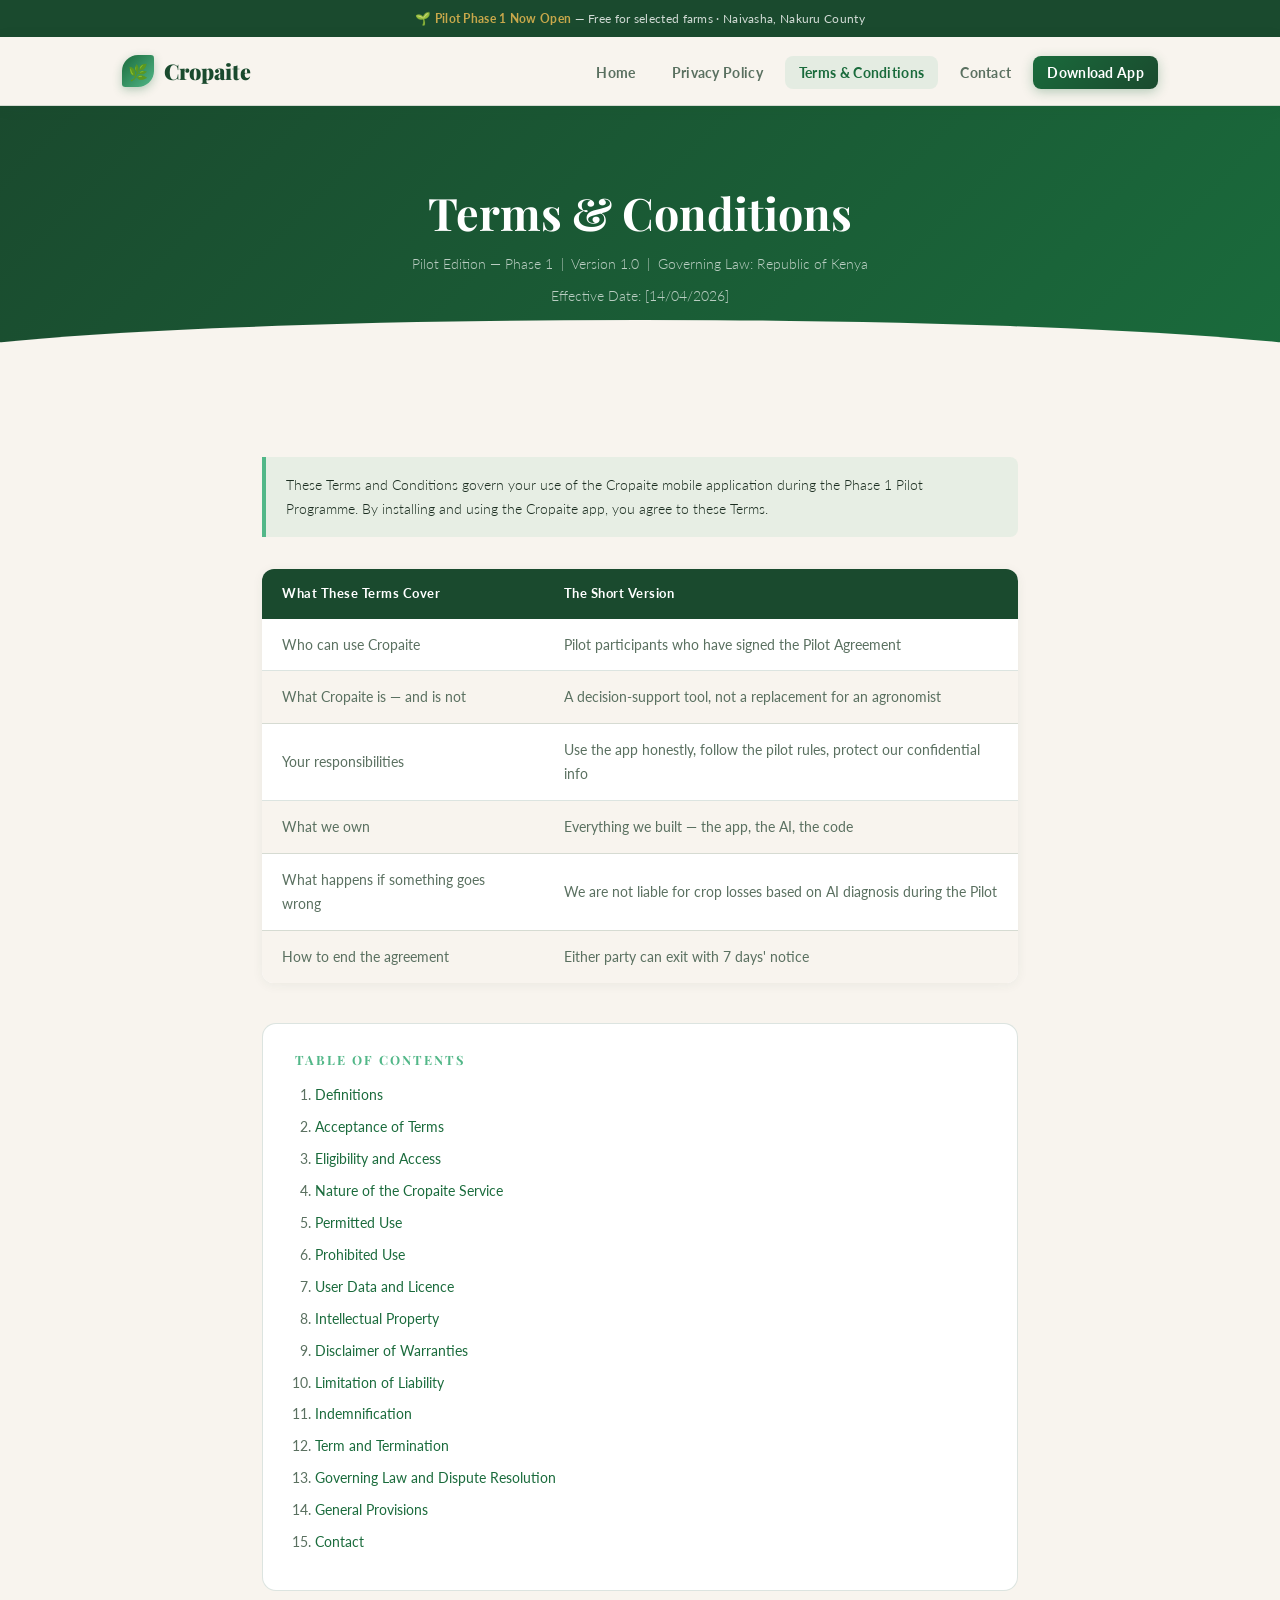
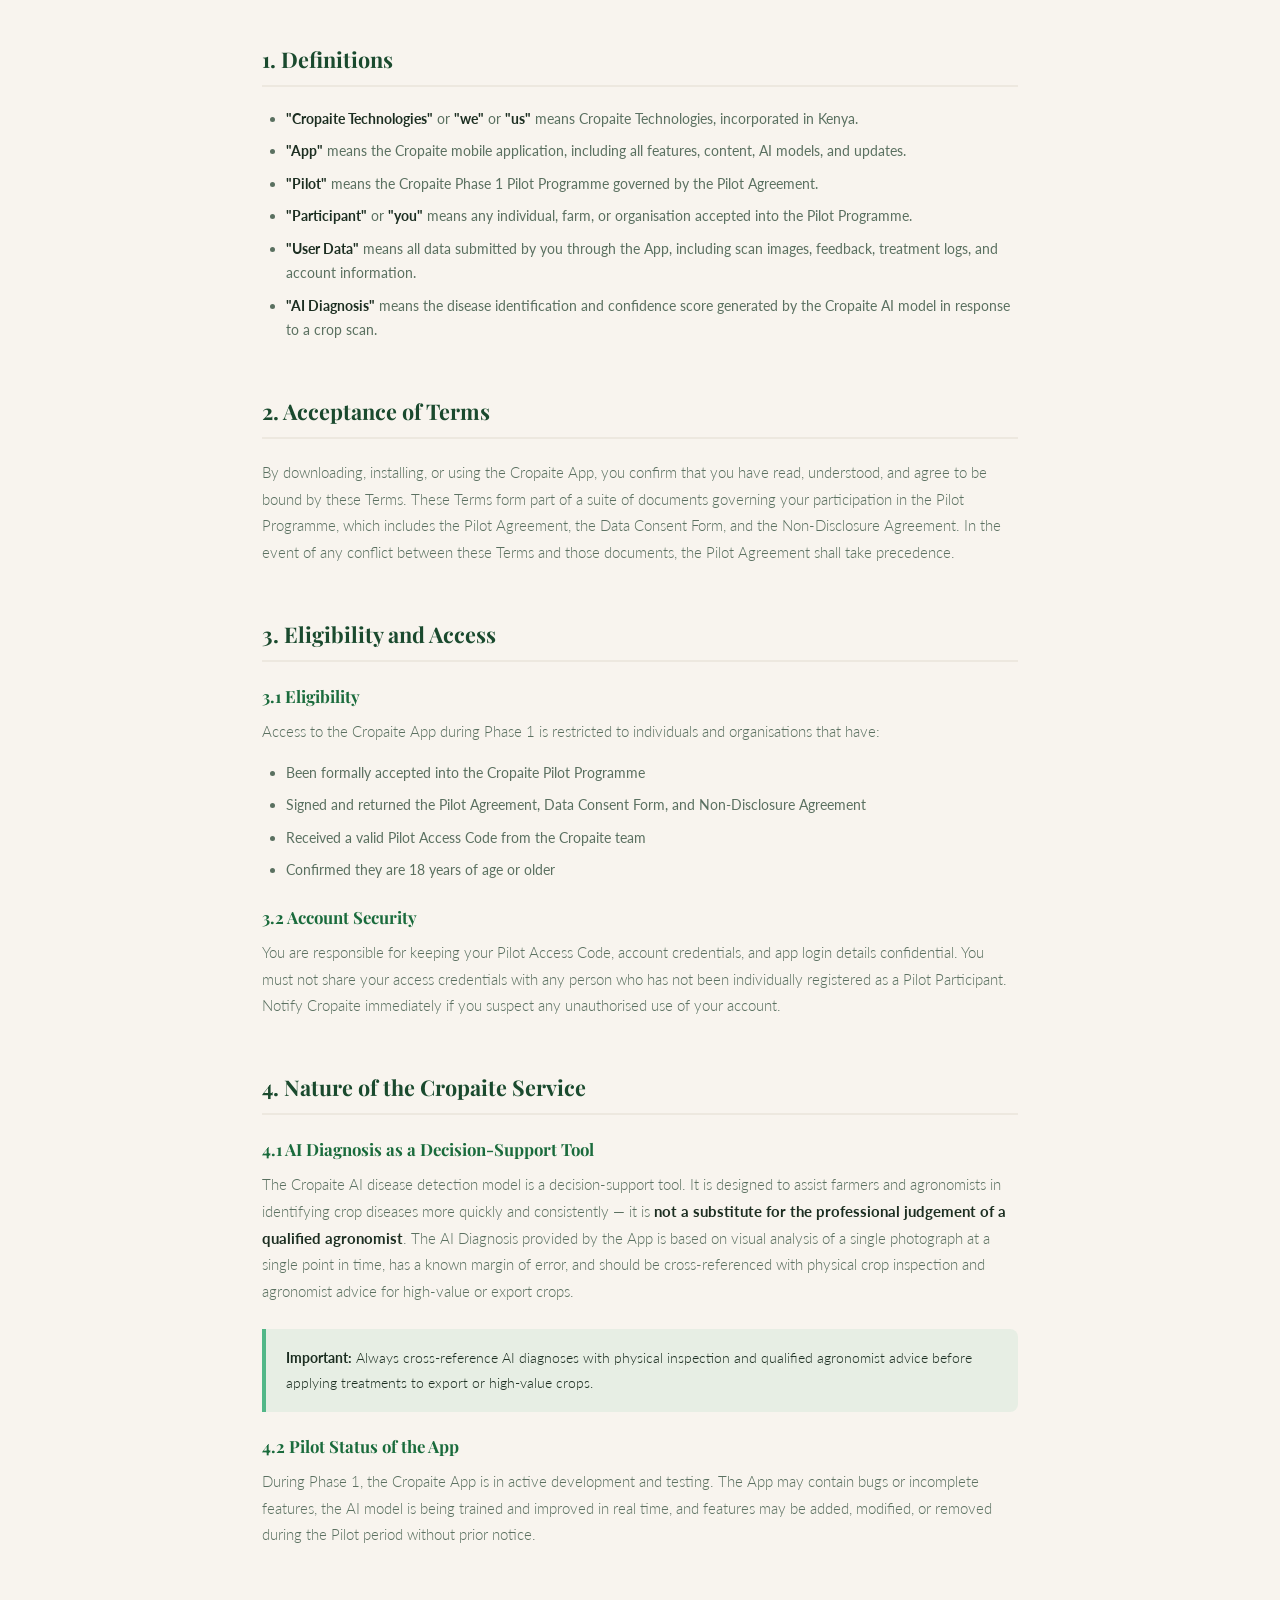
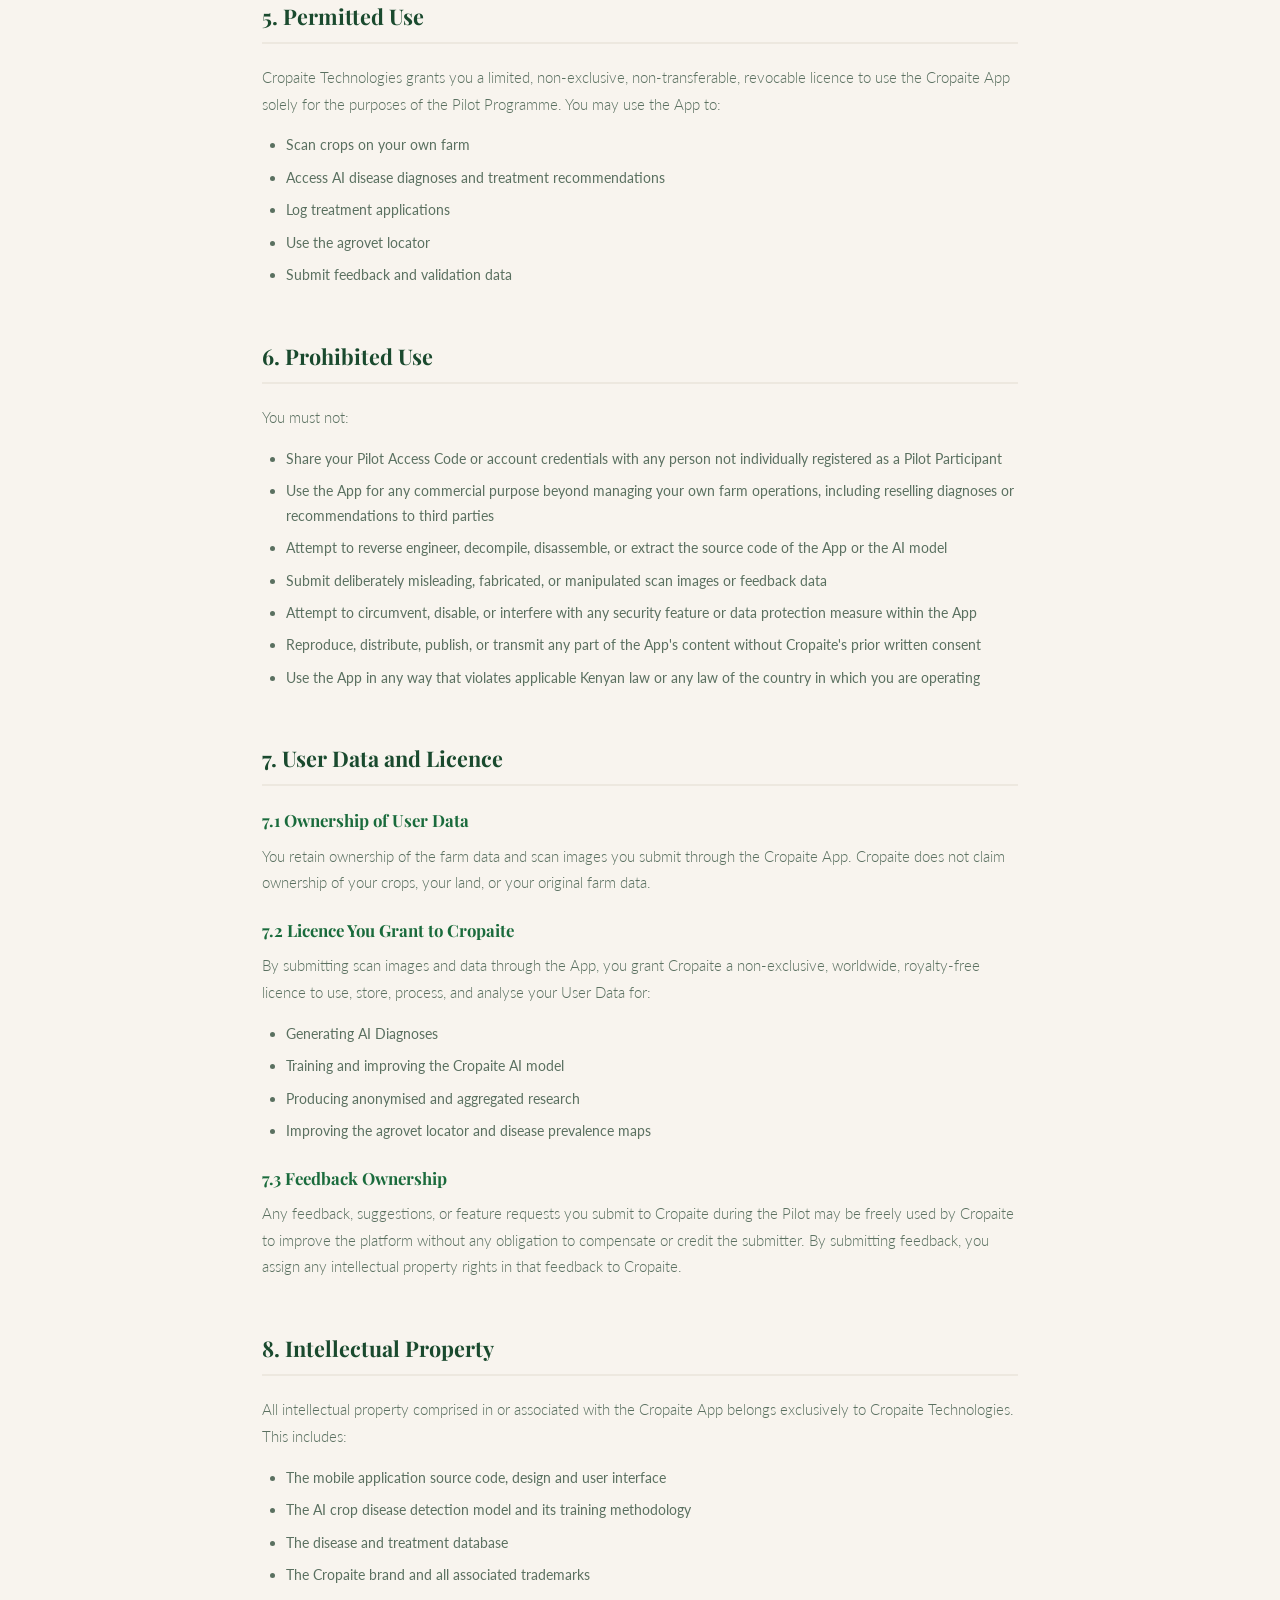
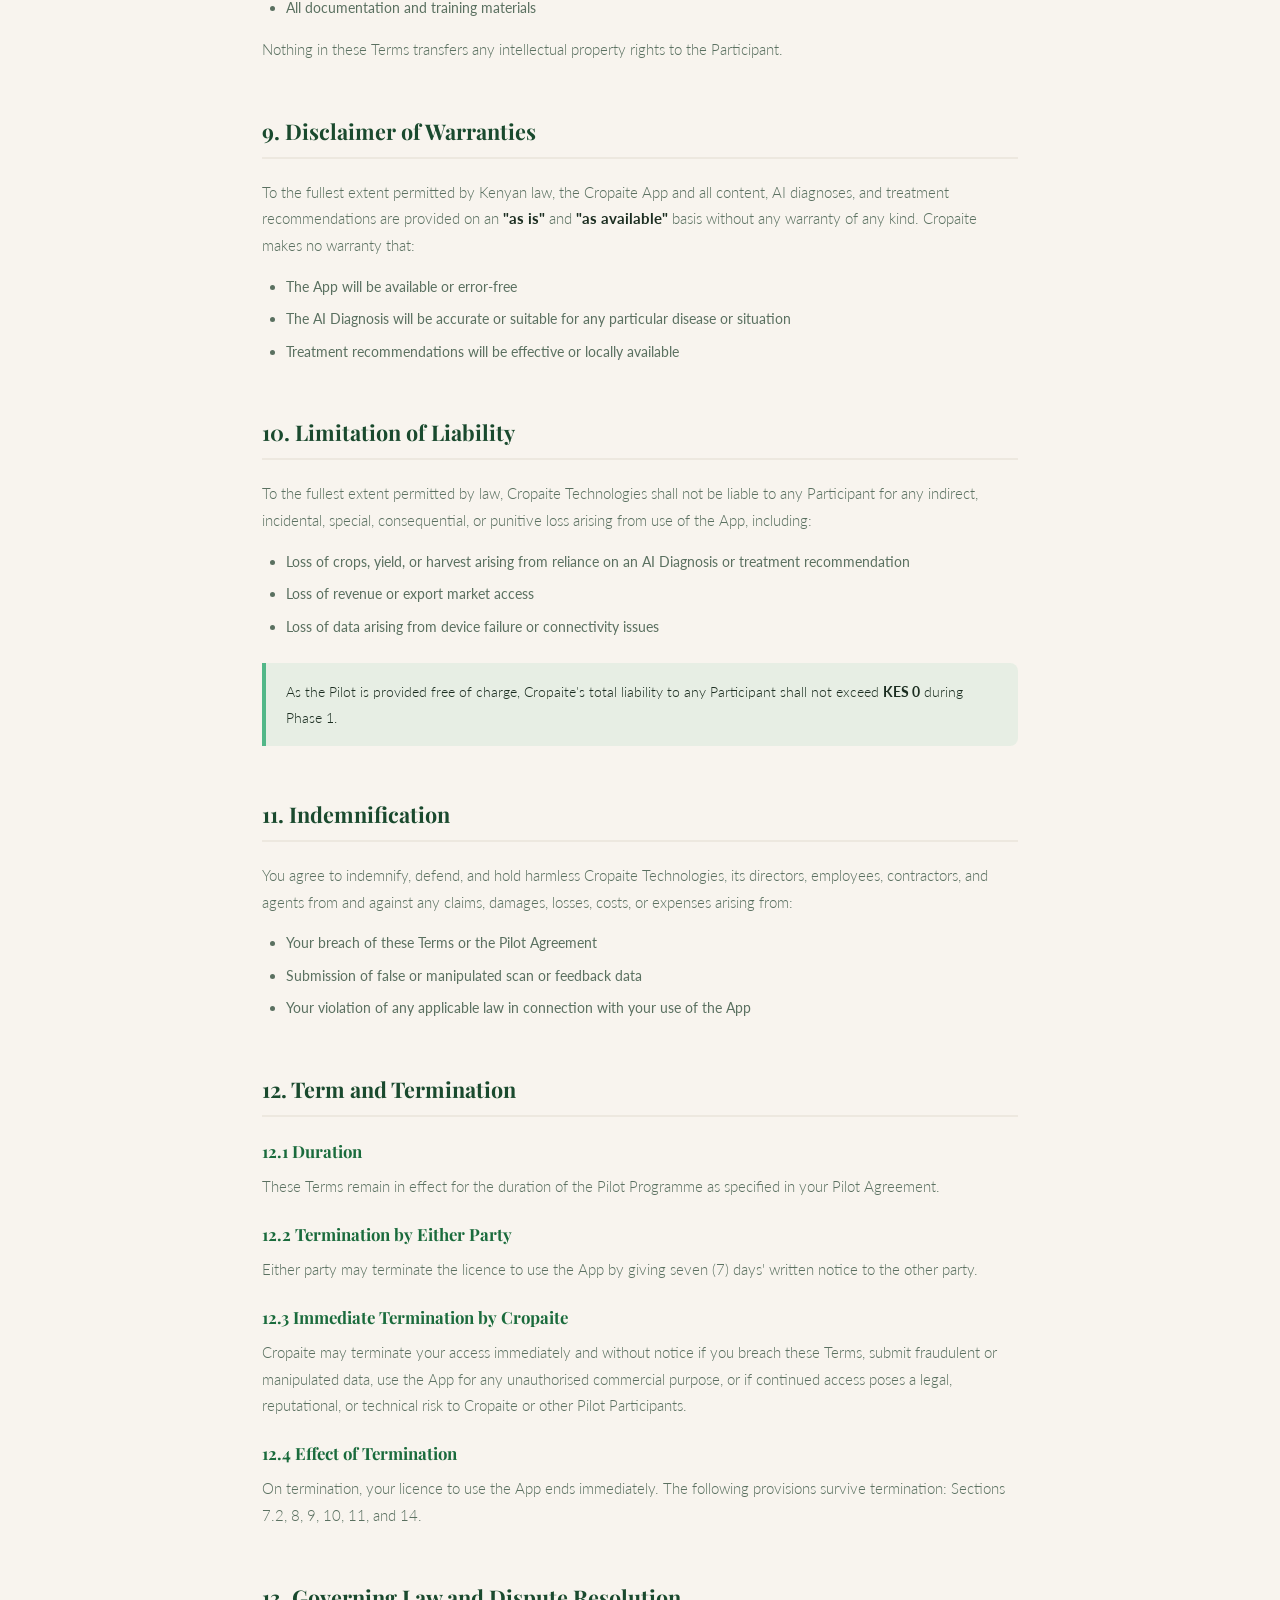
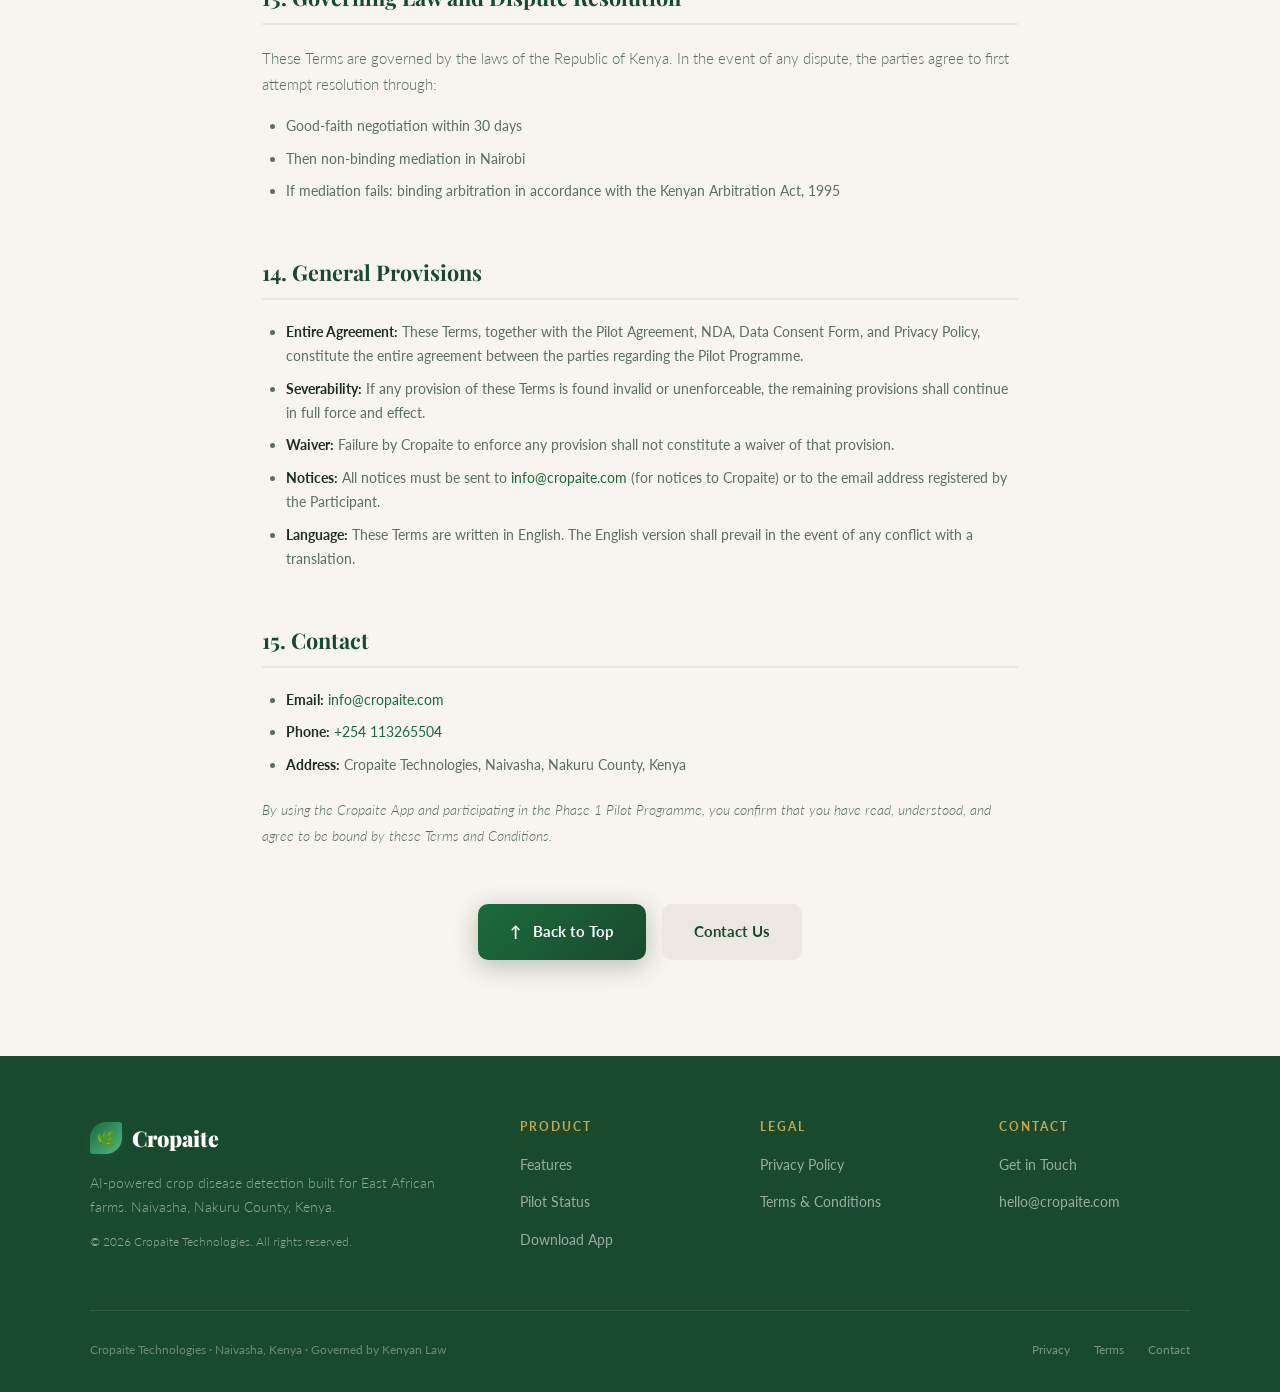
<file: terms.html>
<!DOCTYPE html>
<html lang="en">
<head>
  <meta charset="UTF-8"/>
  <meta name="viewport" content="width=device-width, initial-scale=1.0"/>
  <meta name="description" content="Cropaite Technologies Terms and Conditions — governing use of the Cropaite mobile app during Phase 1 Pilot Programme."/>
  <title>Terms &amp; Conditions — Cropaite Technologies</title>
  <link rel="stylesheet" href="style.css"/>
  <link rel="icon" href="data:image/svg+xml,<svg xmlns='http://www.w3.org/2000/svg' viewBox='0 0 100 100'><text y='.9em' font-size='90'>🌿</text></svg>"/>
</head>
<body>

  <!-- TOPBAR -->
  <div class="topbar">
    <span>🌱 Pilot Phase 1 Now Open</span> — Free for selected farms · Naivasha, Nakuru County
  </div>

  <!-- NAV -->
  <nav>
    <div class="nav-inner">
      <a href="index.html" class="nav-logo">
        <div class="nav-logo-leaf">🌿</div>
        Cropaite
      </a>
      <button class="hamburger" id="hamburger" aria-label="Menu">
        <span></span><span></span><span></span>
      </button>
      <ul class="nav-links" id="navLinks">
        <li><a href="index.html">Home</a></li>
        <li><a href="privacy.html">Privacy Policy</a></li>
        <li><a href="terms.html" class="active">Terms &amp; Conditions</a></li>
        <li><a href="contact.html">Contact</a></li>
        <li><a href="index.html#download" class="nav-cta">Download App</a></li>
      </ul>
    </div>
  </nav>

  <!-- LEGAL HERO -->
  <div class="legal-hero">
    <h1>Terms &amp; Conditions</h1>
    <p>Pilot Edition — Phase 1 &nbsp;|&nbsp; Version 1.0 &nbsp;|&nbsp; Governing Law: Republic of Kenya</p>
    <p style="margin-top:8px;">Effective Date: [14/04/2026]</p>
  </div>

  <!-- LEGAL BODY -->
  <div class="legal-body">

    <!-- Intro -->
    <div class="callout">
      <p>These Terms and Conditions govern your use of the Cropaite mobile application during the Phase 1 Pilot Programme. By installing and using the Cropaite app, you agree to these Terms.</p>
    </div>

    <!-- Summary table -->
    <table class="summary-table" style="margin: 32px 0 40px;">
      <thead>
        <tr><th>What These Terms Cover</th><th>The Short Version</th></tr>
      </thead>
      <tbody>
        <tr><td>Who can use Cropaite</td><td>Pilot participants who have signed the Pilot Agreement</td></tr>
        <tr><td>What Cropaite is — and is not</td><td>A decision-support tool, not a replacement for an agronomist</td></tr>
        <tr><td>Your responsibilities</td><td>Use the app honestly, follow the pilot rules, protect our confidential info</td></tr>
        <tr><td>What we own</td><td>Everything we built — the app, the AI, the code</td></tr>
        <tr><td>What happens if something goes wrong</td><td>We are not liable for crop losses based on AI diagnosis during the Pilot</td></tr>
        <tr><td>How to end the agreement</td><td>Either party can exit with 7 days' notice</td></tr>
      </tbody>
    </table>

    <!-- TABLE OF CONTENTS -->
    <div class="legal-toc">
      <h3>Table of Contents</h3>
      <ol>
        <li><a href="#tc-1">Definitions</a></li>
        <li><a href="#tc-2">Acceptance of Terms</a></li>
        <li><a href="#tc-3">Eligibility and Access</a></li>
        <li><a href="#tc-4">Nature of the Cropaite Service</a></li>
        <li><a href="#tc-5">Permitted Use</a></li>
        <li><a href="#tc-6">Prohibited Use</a></li>
        <li><a href="#tc-7">User Data and Licence</a></li>
        <li><a href="#tc-8">Intellectual Property</a></li>
        <li><a href="#tc-9">Disclaimer of Warranties</a></li>
        <li><a href="#tc-10">Limitation of Liability</a></li>
        <li><a href="#tc-11">Indemnification</a></li>
        <li><a href="#tc-12">Term and Termination</a></li>
        <li><a href="#tc-13">Governing Law and Dispute Resolution</a></li>
        <li><a href="#tc-14">General Provisions</a></li>
        <li><a href="#tc-15">Contact</a></li>
      </ol>
    </div>

    <!-- SECTION 1 -->
    <div class="legal-section" id="tc-1">
      <h2>1. Definitions</h2>
      <ul>
        <li><strong>"Cropaite Technologies"</strong> or <strong>"we"</strong> or <strong>"us"</strong> means Cropaite Technologies, incorporated in Kenya.</li>
        <li><strong>"App"</strong> means the Cropaite mobile application, including all features, content, AI models, and updates.</li>
        <li><strong>"Pilot"</strong> means the Cropaite Phase 1 Pilot Programme governed by the Pilot Agreement.</li>
        <li><strong>"Participant"</strong> or <strong>"you"</strong> means any individual, farm, or organisation accepted into the Pilot Programme.</li>
        <li><strong>"User Data"</strong> means all data submitted by you through the App, including scan images, feedback, treatment logs, and account information.</li>
        <li><strong>"AI Diagnosis"</strong> means the disease identification and confidence score generated by the Cropaite AI model in response to a crop scan.</li>
      </ul>
    </div>

    <!-- SECTION 2 -->
    <div class="legal-section" id="tc-2">
      <h2>2. Acceptance of Terms</h2>
      <p>By downloading, installing, or using the Cropaite App, you confirm that you have read, understood, and agree to be bound by these Terms. These Terms form part of a suite of documents governing your participation in the Pilot Programme, which includes the Pilot Agreement, the Data Consent Form, and the Non-Disclosure Agreement. In the event of any conflict between these Terms and those documents, the Pilot Agreement shall take precedence.</p>
    </div>

    <!-- SECTION 3 -->
    <div class="legal-section" id="tc-3">
      <h2>3. Eligibility and Access</h2>
      <h3>3.1 Eligibility</h3>
      <p>Access to the Cropaite App during Phase 1 is restricted to individuals and organisations that have:</p>
      <ul>
        <li>Been formally accepted into the Cropaite Pilot Programme</li>
        <li>Signed and returned the Pilot Agreement, Data Consent Form, and Non-Disclosure Agreement</li>
        <li>Received a valid Pilot Access Code from the Cropaite team</li>
        <li>Confirmed they are 18 years of age or older</li>
      </ul>
      <h3>3.2 Account Security</h3>
      <p>You are responsible for keeping your Pilot Access Code, account credentials, and app login details confidential. You must not share your access credentials with any person who has not been individually registered as a Pilot Participant. Notify Cropaite immediately if you suspect any unauthorised use of your account.</p>
    </div>

    <!-- SECTION 4 -->
    <div class="legal-section" id="tc-4">
      <h2>4. Nature of the Cropaite Service</h2>
      <h3>4.1 AI Diagnosis as a Decision-Support Tool</h3>
      <p>The Cropaite AI disease detection model is a decision-support tool. It is designed to assist farmers and agronomists in identifying crop diseases more quickly and consistently — it is <strong>not a substitute for the professional judgement of a qualified agronomist</strong>. The AI Diagnosis provided by the App is based on visual analysis of a single photograph at a single point in time, has a known margin of error, and should be cross-referenced with physical crop inspection and agronomist advice for high-value or export crops.</p>
      <div class="callout">
        <p><strong>Important:</strong> Always cross-reference AI diagnoses with physical inspection and qualified agronomist advice before applying treatments to export or high-value crops.</p>
      </div>
      <h3>4.2 Pilot Status of the App</h3>
      <p>During Phase 1, the Cropaite App is in active development and testing. The App may contain bugs or incomplete features, the AI model is being trained and improved in real time, and features may be added, modified, or removed during the Pilot period without prior notice.</p>
    </div>

    <!-- SECTION 5 -->
    <div class="legal-section" id="tc-5">
      <h2>5. Permitted Use</h2>
      <p>Cropaite Technologies grants you a limited, non-exclusive, non-transferable, revocable licence to use the Cropaite App solely for the purposes of the Pilot Programme. You may use the App to:</p>
      <ul>
        <li>Scan crops on your own farm</li>
        <li>Access AI disease diagnoses and treatment recommendations</li>
        <li>Log treatment applications</li>
        <li>Use the agrovet locator</li>
        <li>Submit feedback and validation data</li>
      </ul>
    </div>

    <!-- SECTION 6 -->
    <div class="legal-section" id="tc-6">
      <h2>6. Prohibited Use</h2>
      <p>You must not:</p>
      <ul>
        <li>Share your Pilot Access Code or account credentials with any person not individually registered as a Pilot Participant</li>
        <li>Use the App for any commercial purpose beyond managing your own farm operations, including reselling diagnoses or recommendations to third parties</li>
        <li>Attempt to reverse engineer, decompile, disassemble, or extract the source code of the App or the AI model</li>
        <li>Submit deliberately misleading, fabricated, or manipulated scan images or feedback data</li>
        <li>Attempt to circumvent, disable, or interfere with any security feature or data protection measure within the App</li>
        <li>Reproduce, distribute, publish, or transmit any part of the App's content without Cropaite's prior written consent</li>
        <li>Use the App in any way that violates applicable Kenyan law or any law of the country in which you are operating</li>
      </ul>
    </div>

    <!-- SECTION 7 -->
    <div class="legal-section" id="tc-7">
      <h2>7. User Data and Licence</h2>
      <h3>7.1 Ownership of User Data</h3>
      <p>You retain ownership of the farm data and scan images you submit through the Cropaite App. Cropaite does not claim ownership of your crops, your land, or your original farm data.</p>
      <h3>7.2 Licence You Grant to Cropaite</h3>
      <p>By submitting scan images and data through the App, you grant Cropaite a non-exclusive, worldwide, royalty-free licence to use, store, process, and analyse your User Data for:</p>
      <ul>
        <li>Generating AI Diagnoses</li>
        <li>Training and improving the Cropaite AI model</li>
        <li>Producing anonymised and aggregated research</li>
        <li>Improving the agrovet locator and disease prevalence maps</li>
      </ul>
      <h3>7.3 Feedback Ownership</h3>
      <p>Any feedback, suggestions, or feature requests you submit to Cropaite during the Pilot may be freely used by Cropaite to improve the platform without any obligation to compensate or credit the submitter. By submitting feedback, you assign any intellectual property rights in that feedback to Cropaite.</p>
    </div>

    <!-- SECTION 8 -->
    <div class="legal-section" id="tc-8">
      <h2>8. Intellectual Property</h2>
      <p>All intellectual property comprised in or associated with the Cropaite App belongs exclusively to Cropaite Technologies. This includes:</p>
      <ul>
        <li>The mobile application source code, design and user interface</li>
        <li>The AI crop disease detection model and its training methodology</li>
        <li>The disease and treatment database</li>
        <li>The Cropaite brand and all associated trademarks</li>
        <li>All documentation and training materials</li>
      </ul>
      <p>Nothing in these Terms transfers any intellectual property rights to the Participant.</p>
    </div>

    <!-- SECTION 9 -->
    <div class="legal-section" id="tc-9">
      <h2>9. Disclaimer of Warranties</h2>
      <p>To the fullest extent permitted by Kenyan law, the Cropaite App and all content, AI diagnoses, and treatment recommendations are provided on an <strong>"as is"</strong> and <strong>"as available"</strong> basis without any warranty of any kind. Cropaite makes no warranty that:</p>
      <ul>
        <li>The App will be available or error-free</li>
        <li>The AI Diagnosis will be accurate or suitable for any particular disease or situation</li>
        <li>Treatment recommendations will be effective or locally available</li>
      </ul>
    </div>

    <!-- SECTION 10 -->
    <div class="legal-section" id="tc-10">
      <h2>10. Limitation of Liability</h2>
      <p>To the fullest extent permitted by law, Cropaite Technologies shall not be liable to any Participant for any indirect, incidental, special, consequential, or punitive loss arising from use of the App, including:</p>
      <ul>
        <li>Loss of crops, yield, or harvest arising from reliance on an AI Diagnosis or treatment recommendation</li>
        <li>Loss of revenue or export market access</li>
        <li>Loss of data arising from device failure or connectivity issues</li>
      </ul>
      <div class="callout">
        <p>As the Pilot is provided free of charge, Cropaite's total liability to any Participant shall not exceed <strong>KES 0</strong> during Phase 1.</p>
      </div>
    </div>

    <!-- SECTION 11 -->
    <div class="legal-section" id="tc-11">
      <h2>11. Indemnification</h2>
      <p>You agree to indemnify, defend, and hold harmless Cropaite Technologies, its directors, employees, contractors, and agents from and against any claims, damages, losses, costs, or expenses arising from:</p>
      <ul>
        <li>Your breach of these Terms or the Pilot Agreement</li>
        <li>Submission of false or manipulated scan or feedback data</li>
        <li>Your violation of any applicable law in connection with your use of the App</li>
      </ul>
    </div>

    <!-- SECTION 12 -->
    <div class="legal-section" id="tc-12">
      <h2>12. Term and Termination</h2>
      <h3>12.1 Duration</h3>
      <p>These Terms remain in effect for the duration of the Pilot Programme as specified in your Pilot Agreement.</p>
      <h3>12.2 Termination by Either Party</h3>
      <p>Either party may terminate the licence to use the App by giving seven (7) days' written notice to the other party.</p>
      <h3>12.3 Immediate Termination by Cropaite</h3>
      <p>Cropaite may terminate your access immediately and without notice if you breach these Terms, submit fraudulent or manipulated data, use the App for any unauthorised commercial purpose, or if continued access poses a legal, reputational, or technical risk to Cropaite or other Pilot Participants.</p>
      <h3>12.4 Effect of Termination</h3>
      <p>On termination, your licence to use the App ends immediately. The following provisions survive termination: Sections 7.2, 8, 9, 10, 11, and 14.</p>
    </div>

    <!-- SECTION 13 -->
    <div class="legal-section" id="tc-13">
      <h2>13. Governing Law and Dispute Resolution</h2>
      <p>These Terms are governed by the laws of the Republic of Kenya. In the event of any dispute, the parties agree to first attempt resolution through:</p>
      <ul>
        <li>Good-faith negotiation within 30 days</li>
        <li>Then non-binding mediation in Nairobi</li>
        <li>If mediation fails: binding arbitration in accordance with the Kenyan Arbitration Act, 1995</li>
      </ul>
    </div>

    <!-- SECTION 14 -->
    <div class="legal-section" id="tc-14">
      <h2>14. General Provisions</h2>
      <ul>
        <li><strong>Entire Agreement:</strong> These Terms, together with the Pilot Agreement, NDA, Data Consent Form, and Privacy Policy, constitute the entire agreement between the parties regarding the Pilot Programme.</li>
        <li><strong>Severability:</strong> If any provision of these Terms is found invalid or unenforceable, the remaining provisions shall continue in full force and effect.</li>
        <li><strong>Waiver:</strong> Failure by Cropaite to enforce any provision shall not constitute a waiver of that provision.</li>
        <li><strong>Notices:</strong> All notices must be sent to <a href="mailto:info@cropaite.com">info@cropaite.com</a> (for notices to Cropaite) or to the email address registered by the Participant.</li>
        <li><strong>Language:</strong> These Terms are written in English. The English version shall prevail in the event of any conflict with a translation.</li>
      </ul>
    </div>

    <!-- SECTION 15 -->
    <div class="legal-section" id="tc-15">
      <h2>15. Contact</h2>
      <ul>
        <li><strong>Email:</strong> <a href="mailto:info@cropaite.com">info@cropaite.com</a></li>
        <li><strong>Phone:</strong> <a href="tel:+254113265504">+254 113265504</a></li>
        <li><strong>Address:</strong> Cropaite Technologies, Naivasha, Nakuru County, Kenya</li>
      </ul>
      <p style="margin-top:20px; font-style:italic; color:var(--muted); font-size:0.88rem;">
        By using the Cropaite App and participating in the Phase 1 Pilot Programme, you confirm that you have read, understood, and agree to be bound by these Terms and Conditions.
      </p>
    </div>

    <!-- Back to top -->
    <div style="text-align:center; margin-top:48px;">
      <a href="#" class="btn btn-green" style="display:inline-flex;">↑ &nbsp; Back to Top</a>
      &nbsp;&nbsp;
      <a href="contact.html" class="btn" style="background:var(--cream-dk); color:var(--forest); display:inline-flex;">Contact Us</a>
    </div>

  </div>

  <!-- FOOTER -->
  <footer>
    <div class="footer-grid">
      <div class="footer-brand">
        <div class="nav-logo" style="color:white; margin-bottom:16px;">
          <div class="nav-logo-leaf">🌿</div>
          Cropaite
        </div>
        <p>AI-powered crop disease detection built for East African farms. Naivasha, Nakuru County, Kenya.</p>
        <p style="margin-top:12px; font-size:0.78rem;">© 2026 Cropaite Technologies. All rights reserved.</p>
      </div>
      <div class="footer-col">
        <h4>Product</h4>
        <ul>
          <li><a href="index.html#features">Features</a></li>
          <li><a href="index.html#pilot">Pilot Status</a></li>
          <li><a href="index.html#download">Download App</a></li>
        </ul>
      </div>
      <div class="footer-col">
        <h4>Legal</h4>
        <ul>
          <li><a href="privacy.html">Privacy Policy</a></li>
          <li><a href="terms.html">Terms &amp; Conditions</a></li>
        </ul>
      </div>
      <div class="footer-col">
        <h4>Contact</h4>
        <ul>
          <li><a href="contact.html">Get in Touch</a></li>
          <li><a href="mailto:hello@cropaite.com">hello@cropaite.com</a></li>
        </ul>
      </div>
    </div>
    <div class="footer-bottom">
      <div class="footer-copy">Cropaite Technologies · Naivasha, Kenya · Governed by Kenyan Law</div>
      <div class="footer-legal">
        <a href="privacy.html">Privacy</a>
        <a href="terms.html">Terms</a>
        <a href="contact.html">Contact</a>
      </div>
    </div>
  </footer>

  <script>
    const hamburger = document.getElementById('hamburger');
    const navLinks  = document.getElementById('navLinks');
    hamburger.addEventListener('click', () => navLinks.classList.toggle('open'));
    document.querySelectorAll('.nav-links a').forEach(a =>
      a.addEventListener('click', () => navLinks.classList.remove('open'))
    );
  </script>
</body>
</html>
</file>
<file: style.css>
/* ============================================================
   CROPAITE TECHNOLOGIES — Shared Stylesheet
   Agriculture theme · Cream + Forest Green + Gold
   ============================================================ */

@import url('https://fonts.googleapis.com/css2?family=Playfair+Display:ital,wght@0,700;0,900;1,700&family=Lato:wght@300;400;700&display=swap');

/* ── RESET & BASE ── */
*, *::before, *::after { box-sizing: border-box; margin: 0; padding: 0; }

:root {
  --forest:   #1A4A2E;
  --green:    #1A6B3C;
  --leaf:     #52B788;
  --leaf-lt:  #A8D5B9;
  --gold:     #C8A84B;
  --gold-dk:  #9E7E2A;
  --gold-lt:  #F0DC9A;
  --cream:    #F8F4EE;
  --cream-dk: #EDE8DF;
  --soil:     #5C3D2E;
  --text:     #1C2E21;
  --muted:    #5A7060;
  --border:   rgba(26,74,46,0.15);
  --shadow:   0 4px 24px rgba(26,74,46,0.12);
}

html { scroll-behavior: smooth; font-size: 16px; }

body {
  font-family: 'Lato', sans-serif;
  background: var(--cream);
  color: var(--text);
  line-height: 1.7;
  overflow-x: hidden;
}

/* ── TYPOGRAPHY ── */
h1, h2, h3, h4 {
  font-family: 'Playfair Display', serif;
  line-height: 1.2;
  color: var(--forest);
}
p { color: var(--muted); font-weight: 300; }
a { color: var(--green); text-decoration: none; transition: color 0.2s; }
a:hover { color: var(--leaf); }
strong { font-weight: 700; color: var(--text); }

/* ── TOPBAR ANNOUNCEMENT ── */
.topbar {
  background: var(--forest);
  color: rgba(255,255,255,0.8);
  font-size: 0.78rem;
  text-align: center;
  padding: 8px 24px;
  letter-spacing: 0.3px;
}
.topbar span { color: var(--gold); font-weight: 700; }

/* ── NAVIGATION ── */
nav {
  position: sticky; top: 0; z-index: 200;
  background: rgba(248,244,238,0.97);
  backdrop-filter: blur(12px);
  border-bottom: 1px solid var(--border);
  box-shadow: 0 2px 16px rgba(26,74,46,0.06);
}
.nav-inner {
  max-width: 1100px; margin: 0 auto;
  padding: 0 32px;
  display: flex; align-items: center; justify-content: space-between;
  height: 68px;
}
.nav-logo {
  font-family: 'Playfair Display', serif;
  font-size: 1.35rem; font-weight: 900;
  color: var(--forest);
  display: flex; align-items: center; gap: 10px;
}
.nav-logo-leaf {
  width: 32px; height: 32px;
  background: linear-gradient(135deg, var(--green), var(--leaf));
  border-radius: 50% 10% 50% 10%;
  display: flex; align-items: center; justify-content: center;
  font-size: 1rem;
  box-shadow: 0 3px 10px rgba(26,107,60,0.3);
}
.nav-links {
  display: flex; align-items: center; gap: 8px;
  list-style: none;
}
.nav-links a {
  font-family: 'Lato', sans-serif;
  font-size: 0.88rem; font-weight: 700;
  color: var(--muted);
  padding: 8px 14px; border-radius: 8px;
  letter-spacing: 0.3px;
  transition: all 0.2s;
}
.nav-links a:hover { color: var(--forest); background: var(--cream-dk); }
.nav-links a.active { color: var(--green); background: rgba(82,183,136,0.12); }
.nav-cta {
  background: linear-gradient(135deg, var(--green), var(--forest)) !important;
  color: white !important;
  border-radius: 8px;
  box-shadow: 0 3px 12px rgba(26,107,60,0.3);
}
.nav-cta:hover { transform: translateY(-1px); box-shadow: 0 6px 18px rgba(26,107,60,0.35) !important; background: var(--forest) !important; color: white !important; }

/* Mobile hamburger */
.hamburger {
  display: none; flex-direction: column; gap: 5px;
  cursor: pointer; padding: 8px; border: none; background: none;
}
.hamburger span {
  display: block; width: 24px; height: 2px;
  background: var(--forest); border-radius: 2px;
  transition: all 0.3s;
}

/* ── HERO ── */
.hero {
  background: linear-gradient(160deg, var(--forest) 0%, var(--green) 60%, #2D8A52 100%);
  position: relative; overflow: hidden;
  padding: 100px 32px 80px;
  text-align: center;
}
.hero::before {
  content: '';
  position: absolute; inset: 0;
  background-image:
    radial-gradient(circle at 20% 50%, rgba(200,168,75,0.12) 0%, transparent 50%),
    radial-gradient(circle at 80% 20%, rgba(82,183,136,0.15) 0%, transparent 40%);
}
/* SVG wave at bottom */
.hero::after {
  content: '';
  position: absolute; bottom: -1px; left: 0; right: 0; height: 60px;
  background: var(--cream);
  clip-path: ellipse(55% 100% at 50% 100%);
}
.hero-inner { position: relative; z-index: 1; max-width: 780px; margin: 0 auto; }

.hero-pilot-badge {
  display: inline-flex; align-items: center; gap: 8px;
  background: rgba(200,168,75,0.18);
  border: 1px solid rgba(200,168,75,0.4);
  color: #E8C96A; font-size: 0.78rem; font-weight: 700;
  padding: 6px 18px; border-radius: 999px; letter-spacing: 1px;
  text-transform: uppercase; margin-bottom: 32px;
}
.hero-pilot-badge::before { content: '🌱'; }

.hero h1 {
  font-size: clamp(2.4rem, 6vw, 4.2rem);
  color: #FFFFFF; font-weight: 900;
  margin-bottom: 24px; line-height: 1.1;
}
.hero h1 em {
  font-style: normal; color: #E8C96A;
}
.hero-sub {
  font-size: 1.1rem; color: rgba(255,255,255,0.75);
  max-width: 580px; margin: 0 auto 48px; font-weight: 300; line-height: 1.8;
}
.hero-actions {
  display: flex; gap: 16px; justify-content: center; flex-wrap: wrap;
}
.hero-secondary-cta {
  margin-top: 24px;
  font-size: 0.85rem;
  color: rgba(255,255,255,0.55);
}

/* ── BUTTONS ── */
.btn {
  display: inline-flex; align-items: center; gap: 10px;
  font-family: 'Lato', sans-serif; font-weight: 700;
  font-size: 0.95rem; border-radius: 10px;
  padding: 15px 32px; cursor: pointer;
  transition: all 0.25s ease; border: none;
  text-decoration: none; white-space: nowrap;
}
.btn-primary {
  background: linear-gradient(135deg, var(--gold), #E2C97E);
  color: var(--forest);
  box-shadow: 0 6px 24px rgba(200,168,75,0.4);
}
.btn-primary:hover {
  transform: translateY(-3px);
  box-shadow: 0 12px 36px rgba(200,168,75,0.5);
  color: var(--forest);
}
.btn-outline {
  background: transparent;
  border: 2px solid rgba(255,255,255,0.4);
  color: white;
}
.btn-outline:hover { border-color: white; background: rgba(255,255,255,0.08); color: white; }
.btn-green {
  background: linear-gradient(135deg, var(--green), var(--forest));
  color: white;
  box-shadow: 0 6px 24px rgba(26,74,46,0.3);
}
.btn-green:hover { transform: translateY(-3px); box-shadow: 0 12px 36px rgba(26,74,46,0.4); color: white; }

/* ── SECTION LAYOUT ── */
.section { padding: 96px 32px; }
.section-alt { background: var(--cream-dk); }
.section-dark { background: var(--forest); }
.section-inner { max-width: 1100px; margin: 0 auto; }
.section-header { text-align: center; margin-bottom: 64px; }
.section-label {
  font-size: 0.75rem; font-weight: 700; letter-spacing: 3px;
  text-transform: uppercase; color: var(--leaf);
  display: block; margin-bottom: 12px;
}
.section-title { font-size: clamp(1.8rem, 3.5vw, 2.6rem); margin-bottom: 16px; }
.section-desc { font-size: 1rem; max-width: 560px; margin: 0 auto; }

/* ── CARDS ── */
.card-grid {
  display: grid;
  grid-template-columns: repeat(auto-fit, minmax(280px, 1fr));
  gap: 24px;
}
.card {
  background: white;
  border: 1px solid var(--border);
  border-radius: 16px; padding: 32px;
  transition: all 0.3s ease;
  position: relative; overflow: hidden;
}
.card::after {
  content: '';
  position: absolute; top: 0; left: 0; right: 0; height: 3px;
  background: linear-gradient(90deg, var(--leaf), var(--gold));
  transform: scaleX(0); transform-origin: left;
  transition: transform 0.4s ease;
}
.card:hover { transform: translateY(-4px); box-shadow: var(--shadow); border-color: var(--leaf-lt); }
.card:hover::after { transform: scaleX(1); }
.card-icon { font-size: 2rem; margin-bottom: 20px; display: block; }
.card h3 { font-size: 1.15rem; margin-bottom: 12px; color: var(--forest); }
.card p { font-size: 0.88rem; line-height: 1.7; }

/* ── PILOT STATUS BANNER ── */
.pilot-banner {
  background: linear-gradient(135deg, rgba(200,168,75,0.1), rgba(82,183,136,0.08));
  border: 1px solid rgba(200,168,75,0.3);
  border-radius: 16px; padding: 32px 40px;
  display: flex; align-items: flex-start; gap: 24px;
  margin-bottom: 48px;
}
.pilot-banner-icon { font-size: 2rem; flex-shrink: 0; margin-top: 4px; }
.pilot-banner h3 { font-size: 1.1rem; color: var(--forest); margin-bottom: 8px; }
.pilot-banner p { font-size: 0.88rem; }

/* Feature status tags */
.feature-status { display: flex; gap: 8px; flex-wrap: wrap; margin-top: 12px; }
.tag {
  font-size: 0.72rem; font-weight: 700; letter-spacing: 0.5px;
  padding: 4px 12px; border-radius: 999px;
}
.tag-live { background: rgba(82,183,136,0.15); color: var(--green); border: 1px solid rgba(82,183,136,0.3); }
.tag-building { background: rgba(200,168,75,0.12); color: var(--gold-dk); border: 1px solid rgba(200,168,75,0.3); }
.tag-roadmap { background: rgba(92,61,46,0.08); color: var(--soil); border: 1px solid rgba(92,61,46,0.2); }

/* ── STATS ROW ── */
.stats-row {
  display: flex; justify-content: center;
  gap: 0; flex-wrap: wrap;
  border-top: 1px solid var(--border);
  border-bottom: 1px solid var(--border);
  background: white;
}
.stat-item {
  flex: 1; min-width: 150px;
  padding: 36px 24px; text-align: center;
  border-right: 1px solid var(--border);
}
.stat-item:last-child { border-right: none; }
.stat-num {
  font-family: 'Playfair Display', serif;
  font-size: 2.4rem; font-weight: 900;
  color: var(--green); line-height: 1;
  display: block; margin-bottom: 8px;
}
.stat-label { font-size: 0.8rem; color: var(--muted); font-weight: 400; }

/* ── STEPS ── */
.steps-row { display: grid; grid-template-columns: repeat(auto-fit, minmax(200px, 1fr)); gap: 0; }
.step-item {
  padding: 40px 28px; text-align: center;
  border-right: 1px solid var(--border);
  position: relative;
}
.step-item:last-child { border-right: none; }
.step-num {
  font-family: 'Playfair Display', serif;
  font-size: 3.5rem; font-weight: 900;
  color: var(--leaf-lt); line-height: 1;
  margin-bottom: 8px; display: block;
}
.step-icon { font-size: 1.6rem; margin-bottom: 12px; display: block; }
.step-item h3 { font-size: 1rem; color: var(--forest); margin-bottom: 8px; }
.step-item p { font-size: 0.83rem; }

/* ── CTA SECTION ── */
.cta-box {
  background: linear-gradient(135deg, var(--forest), var(--green));
  border-radius: 24px; padding: 80px 48px;
  text-align: center; position: relative; overflow: hidden;
}
.cta-box::before {
  content: '';
  position: absolute; width: 400px; height: 400px; border-radius: 50%;
  background: radial-gradient(circle, rgba(200,168,75,0.15), transparent 70%);
  right: -80px; top: -80px; pointer-events: none;
}
.cta-box h2 { color: white; font-size: clamp(1.8rem, 3vw, 2.4rem); margin-bottom: 16px; position: relative; z-index:1; }
.cta-box p { color: rgba(255,255,255,0.7); margin-bottom: 40px; position: relative; z-index:1; }

/* ── LEGAL PAGES ── */
.legal-hero {
  background: linear-gradient(135deg, var(--forest), var(--green));
  padding: 80px 32px 60px;
  text-align: center;
  position: relative; overflow: hidden;
}
.legal-hero::after {
  content: '';
  position: absolute; bottom: -1px; left: 0; right: 0; height: 50px;
  background: var(--cream);
  clip-path: ellipse(60% 100% at 50% 100%);
}
.legal-hero h1 { color: white; font-size: clamp(1.8rem, 4vw, 2.8rem); margin-bottom: 12px; }
.legal-hero p { color: rgba(255,255,255,0.7); font-size: 0.9rem; }

.legal-body { max-width: 820px; margin: 0 auto; padding: 64px 32px 96px; }

.legal-toc {
  background: white; border: 1px solid var(--border);
  border-radius: 14px; padding: 28px 32px; margin-bottom: 56px;
}
.legal-toc h3 {
  font-size: 0.8rem; font-weight: 700; letter-spacing: 2px;
  text-transform: uppercase; color: var(--leaf); margin-bottom: 16px;
}
.legal-toc ol { padding-left: 20px; }
.legal-toc li { font-size: 0.88rem; color: var(--muted); margin-bottom: 8px; }
.legal-toc a { color: var(--green); font-weight: 400; }
.legal-toc a:hover { color: var(--forest); }

.legal-section {
  margin-bottom: 56px;
  scroll-margin-top: 100px;
}
.legal-section h2 {
  font-size: 1.35rem; color: var(--forest);
  margin-bottom: 20px; padding-bottom: 12px;
  border-bottom: 2px solid var(--cream-dk);
}
.legal-section h3 { font-size: 1.05rem; color: var(--green); margin: 24px 0 12px; }
.legal-section p { font-size: 0.93rem; margin-bottom: 16px; line-height: 1.8; }
.legal-section ul, .legal-section ol {
  padding-left: 24px; margin-bottom: 16px;
}
.legal-section li { font-size: 0.9rem; color: var(--muted); margin-bottom: 8px; line-height: 1.7; }

/* Summary table */
.summary-table {
  width: 100%; border-collapse: collapse;
  margin-bottom: 32px; font-size: 0.88rem;
  background: white; border-radius: 12px; overflow: hidden;
  box-shadow: 0 2px 12px rgba(26,74,46,0.06);
}
.summary-table th {
  background: var(--forest); color: white;
  padding: 14px 20px; text-align: left;
  font-family: 'Lato', sans-serif; font-weight: 700; font-size: 0.8rem;
  letter-spacing: 0.5px;
}
.summary-table td { padding: 14px 20px; border-bottom: 1px solid var(--border); color: var(--muted); }
.summary-table tr:last-child td { border-bottom: none; }
.summary-table tr:nth-child(even) td { background: var(--cream); }

/* Info callout */
.callout {
  background: rgba(82,183,136,0.1);
  border-left: 4px solid var(--leaf);
  border-radius: 0 8px 8px 0;
  padding: 16px 20px; margin: 24px 0;
}
.callout p { font-size: 0.88rem; color: var(--text); margin: 0; }

/* ── CONTACT PAGE ── */
.contact-grid {
  display: grid; grid-template-columns: 1fr 1.4fr; gap: 48px;
  align-items: start;
}
.contact-info-card {
  background: white; border: 1px solid var(--border);
  border-radius: 16px; padding: 36px;
}
.contact-info-card h3 { font-size: 1.1rem; margin-bottom: 24px; }
.contact-row {
  display: flex; align-items: flex-start; gap: 16px;
  padding: 16px 0; border-bottom: 1px solid var(--border);
}
.contact-row:last-child { border-bottom: none; }
.contact-icon {
  width: 40px; height: 40px; border-radius: 10px;
  background: rgba(82,183,136,0.1); border: 1px solid rgba(82,183,136,0.2);
  display: flex; align-items: center; justify-content: center;
  font-size: 1rem; flex-shrink: 0;
}
.contact-row-label { font-size: 0.72rem; font-weight: 700; letter-spacing: 1px; text-transform: uppercase; color: var(--leaf); margin-bottom: 4px; }
.contact-row-value { font-size: 0.9rem; color: var(--text); font-weight: 400; }

/* Contact Form */
.contact-form-card {
  background: white; border: 1px solid var(--border);
  border-radius: 16px; padding: 40px;
}
.contact-form-card h3 { font-size: 1.1rem; margin-bottom: 28px; }
.form-group { margin-bottom: 20px; }
.form-label {
  display: block; font-size: 0.8rem; font-weight: 700;
  color: var(--forest); margin-bottom: 8px; letter-spacing: 0.3px;
}
.form-input, .form-select, .form-textarea {
  width: 100%; padding: 12px 16px;
  border: 1.5px solid var(--border);
  border-radius: 10px; background: var(--cream);
  font-family: 'Lato', sans-serif; font-size: 0.9rem; color: var(--text);
  transition: border-color 0.2s, box-shadow 0.2s;
  outline: none;
}
.form-input:focus, .form-select:focus, .form-textarea:focus {
  border-color: var(--leaf); box-shadow: 0 0 0 3px rgba(82,183,136,0.15);
  background: white;
}
.form-textarea { min-height: 130px; resize: vertical; }
.form-row { display: grid; grid-template-columns: 1fr 1fr; gap: 16px; }
.form-success {
  display: none; background: rgba(82,183,136,0.1);
  border: 1px solid rgba(82,183,136,0.3); border-radius: 10px;
  padding: 16px 20px; text-align: center; margin-top: 16px;
  font-size: 0.9rem; color: var(--green);
}

/* ── FOUNDER BANNER ── */
.section-founder { padding: 48px 32px; background: white; }
.founder-banner {
  background: linear-gradient(135deg, rgba(26,74,46,0.04), rgba(82,183,136,0.06));
  border: 1px solid var(--border);
  border-left: 4px solid var(--leaf);
  border-radius: 16px; padding: 28px 36px;
  display: flex; align-items: flex-start; gap: 24px;
  max-width: 860px; margin: 0 auto;
}
.founder-icon { font-size: 2.2rem; flex-shrink: 0; margin-top: 2px; }
.founder-label {
  font-size: 0.72rem; font-weight: 700; letter-spacing: 2px;
  text-transform: uppercase; color: var(--leaf);
  display: block; margin-bottom: 8px;
}
.founder-text p:last-child { font-size: 0.9rem; line-height: 1.8; }

/* ── VALUE METRICS ── */
.section-metrics { background: var(--forest); }
.section-metrics .section-label { color: var(--gold); }
.section-metrics .section-title { color: white; }
.metrics-grid {
  display: grid;
  grid-template-columns: repeat(auto-fit, minmax(220px, 1fr));
  gap: 24px;
}
.metric-card {
  background: rgba(255,255,255,0.06);
  border: 1px solid rgba(255,255,255,0.1);
  border-radius: 16px; padding: 32px 28px;
  transition: all 0.3s ease;
}
.metric-card:hover {
  background: rgba(255,255,255,0.1);
  transform: translateY(-4px);
  border-color: rgba(200,168,75,0.3);
}
.metric-icon { font-size: 1.8rem; display: block; margin-bottom: 16px; }
.metric-card h3 { color: var(--gold); font-size: 1rem; margin-bottom: 10px; }
.metric-card p { color: rgba(255,255,255,0.65); font-size: 0.88rem; line-height: 1.7; }

/* ── PILOT PROGRAM SECTION ── */
.section-pilot-program {
  background: linear-gradient(160deg, var(--forest) 0%, #1A5C35 100%);
}
.pilot-program-box {
  background: rgba(255,255,255,0.05);
  border: 1px solid rgba(200,168,75,0.25);
  border-radius: 24px; padding: 64px 56px;
  text-align: center;
  position: relative; overflow: hidden;
}
.pilot-program-box::before {
  content: '';
  position: absolute; width: 500px; height: 500px; border-radius: 50%;
  background: radial-gradient(circle, rgba(200,168,75,0.08), transparent 70%);
  right: -100px; top: -100px; pointer-events: none;
}
.pilot-program-header { margin-bottom: 48px; }
.pilot-program-header h2 { color: white; font-size: clamp(1.8rem, 3vw, 2.4rem); margin-bottom: 16px; }
.pilot-program-header p { color: rgba(255,255,255,0.7); max-width: 540px; margin: 0 auto; font-size: 1rem; line-height: 1.8; }
.pilot-two-col {
  display: grid; grid-template-columns: 1fr 1fr; gap: 40px;
  text-align: left; margin-bottom: 48px;
  max-width: 720px; margin-left: auto; margin-right: auto;
}
.pilot-col h4 {
  font-family: 'Lato', sans-serif;
  font-size: 0.75rem; font-weight: 700;
  letter-spacing: 2px; text-transform: uppercase;
  color: var(--gold); margin-bottom: 16px;
}
.pilot-list { list-style: none; padding: 0; }
.pilot-list li {
  font-size: 0.88rem; color: rgba(255,255,255,0.75);
  padding: 8px 0; border-bottom: 1px solid rgba(255,255,255,0.07);
  line-height: 1.5;
}
.pilot-list li:last-child { border-bottom: none; }
.pilot-cta-row {
  display: flex; gap: 16px; justify-content: center; flex-wrap: wrap;
  margin-bottom: 24px; position: relative; z-index: 1;
}
.btn-gold {
  background: linear-gradient(135deg, var(--gold), #E2C97E);
  color: var(--forest);
  box-shadow: 0 6px 24px rgba(200,168,75,0.4);
  font-weight: 700;
}
.btn-gold:hover {
  transform: translateY(-3px);
  box-shadow: 0 12px 36px rgba(200,168,75,0.5);
  color: var(--forest);
}
.btn-outline-dark {
  background: transparent;
  border: 2px solid rgba(255,255,255,0.35);
  color: white; font-family: 'Lato', sans-serif;
  font-weight: 700; font-size: 0.95rem;
}
.btn-outline-dark:hover { border-color: white; background: rgba(255,255,255,0.08); color: white; }
.pilot-note {
  font-size: 0.82rem; color: rgba(255,255,255,0.45);
  position: relative; z-index: 1;
}
.pilot-note a { color: var(--leaf-lt); }
.pilot-note a:hover { color: var(--gold-lt); }

/* ── CTA BADGE ── */
.cta-badge {
  display: inline-block;
  background: rgba(200,168,75,0.2);
  border: 1px solid rgba(200,168,75,0.4);
  color: #E8C96A; font-size: 0.72rem; font-weight: 700;
  padding: 5px 14px; border-radius: 999px;
  letter-spacing: 1px; text-transform: uppercase;
  margin-bottom: 20px; position: relative; z-index: 1;
}

/* ── DOWNLOAD INSTRUCTIONS ── */
.download-instructions {
  position: relative; z-index: 1;
  margin-top: 16px; font-size: 0.8rem;
  color: rgba(255,255,255,0.45);
  line-height: 1.6;
}
.download-instructions strong { color: rgba(255,255,255,0.7); }

/* ── FOOTER ── */
footer {
  background: var(--forest);
  padding: 64px 32px 32px;
}
.footer-grid {
  max-width: 1100px; margin: 0 auto;
  display: grid; grid-template-columns: 2fr 1fr 1fr 1fr; gap: 48px;
  margin-bottom: 48px;
}
.footer-brand .nav-logo { margin-bottom: 16px; }
.footer-brand p { font-size: 0.85rem; color: rgba(255,255,255,0.5); line-height: 1.7; }
.footer-col h4 {
  font-family: 'Lato', sans-serif; font-size: 0.75rem;
  font-weight: 700; letter-spacing: 2px; text-transform: uppercase;
  color: var(--gold); margin-bottom: 16px;
}
.footer-col ul { list-style: none; }
.footer-col li { margin-bottom: 10px; }
.footer-col a { font-size: 0.85rem; color: rgba(255,255,255,0.55); }
.footer-col a:hover { color: var(--leaf); }
.footer-bottom {
  max-width: 1100px; margin: 0 auto;
  padding-top: 28px; border-top: 1px solid rgba(255,255,255,0.1);
  display: flex; align-items: center; justify-content: space-between;
  flex-wrap: wrap; gap: 16px;
}
.footer-copy { font-size: 0.78rem; color: rgba(255,255,255,0.35); }
.footer-legal { display: flex; gap: 24px; }
.footer-legal a { font-size: 0.78rem; color: rgba(255,255,255,0.4); }
.footer-legal a:hover { color: var(--leaf); }

/* ── SCROLL REVEAL ── */
.reveal {
  opacity: 0; transform: translateY(28px);
  transition: opacity 0.65s ease, transform 0.65s ease;
}
.reveal.visible { opacity: 1; transform: translateY(0); }

/* ── MOBILE ── */
@media (max-width: 900px) {
  .footer-grid { grid-template-columns: 1fr 1fr; }
}
@media (max-width: 768px) {
  nav .nav-links { display: none; flex-direction: column; gap: 4px; }
  nav .nav-links.open {
    display: flex; position: absolute;
    top: 68px; left: 0; right: 0;
    background: rgba(248,244,238,0.99);
    padding: 16px 24px;
    border-bottom: 1px solid var(--border);
    backdrop-filter: blur(12px);
  }
  .hamburger { display: flex; }
  .contact-grid { grid-template-columns: 1fr; }
  .form-row { grid-template-columns: 1fr; }
  .footer-grid { grid-template-columns: 1fr; gap: 32px; }
  .cta-box { padding: 48px 28px; }
  .step-item { border-right: none; border-bottom: 1px solid var(--border); }
  .step-item:last-child { border-bottom: none; }
  .stat-item { border-right: none; border-bottom: 1px solid var(--border); }
  .stat-item:last-child { border-bottom: none; }
  .section { padding: 64px 24px; }
  .pilot-banner { flex-direction: column; gap: 16px; padding: 24px; }
  .founder-banner { flex-direction: column; gap: 12px; padding: 24px; }
  .pilot-program-box { padding: 40px 24px; }
  .pilot-two-col { grid-template-columns: 1fr; gap: 24px; margin-bottom: 36px; }
  .metrics-grid { grid-template-columns: 1fr 1fr; }
}
@media (max-width: 480px) {
  .hero h1 { font-size: 2rem; }
  .hero-actions { flex-direction: column; align-items: center; }
  .btn { width: 100%; justify-content: center; }
  .metrics-grid { grid-template-columns: 1fr; }
  .pilot-cta-row { flex-direction: column; align-items: center; }
}
</file>
